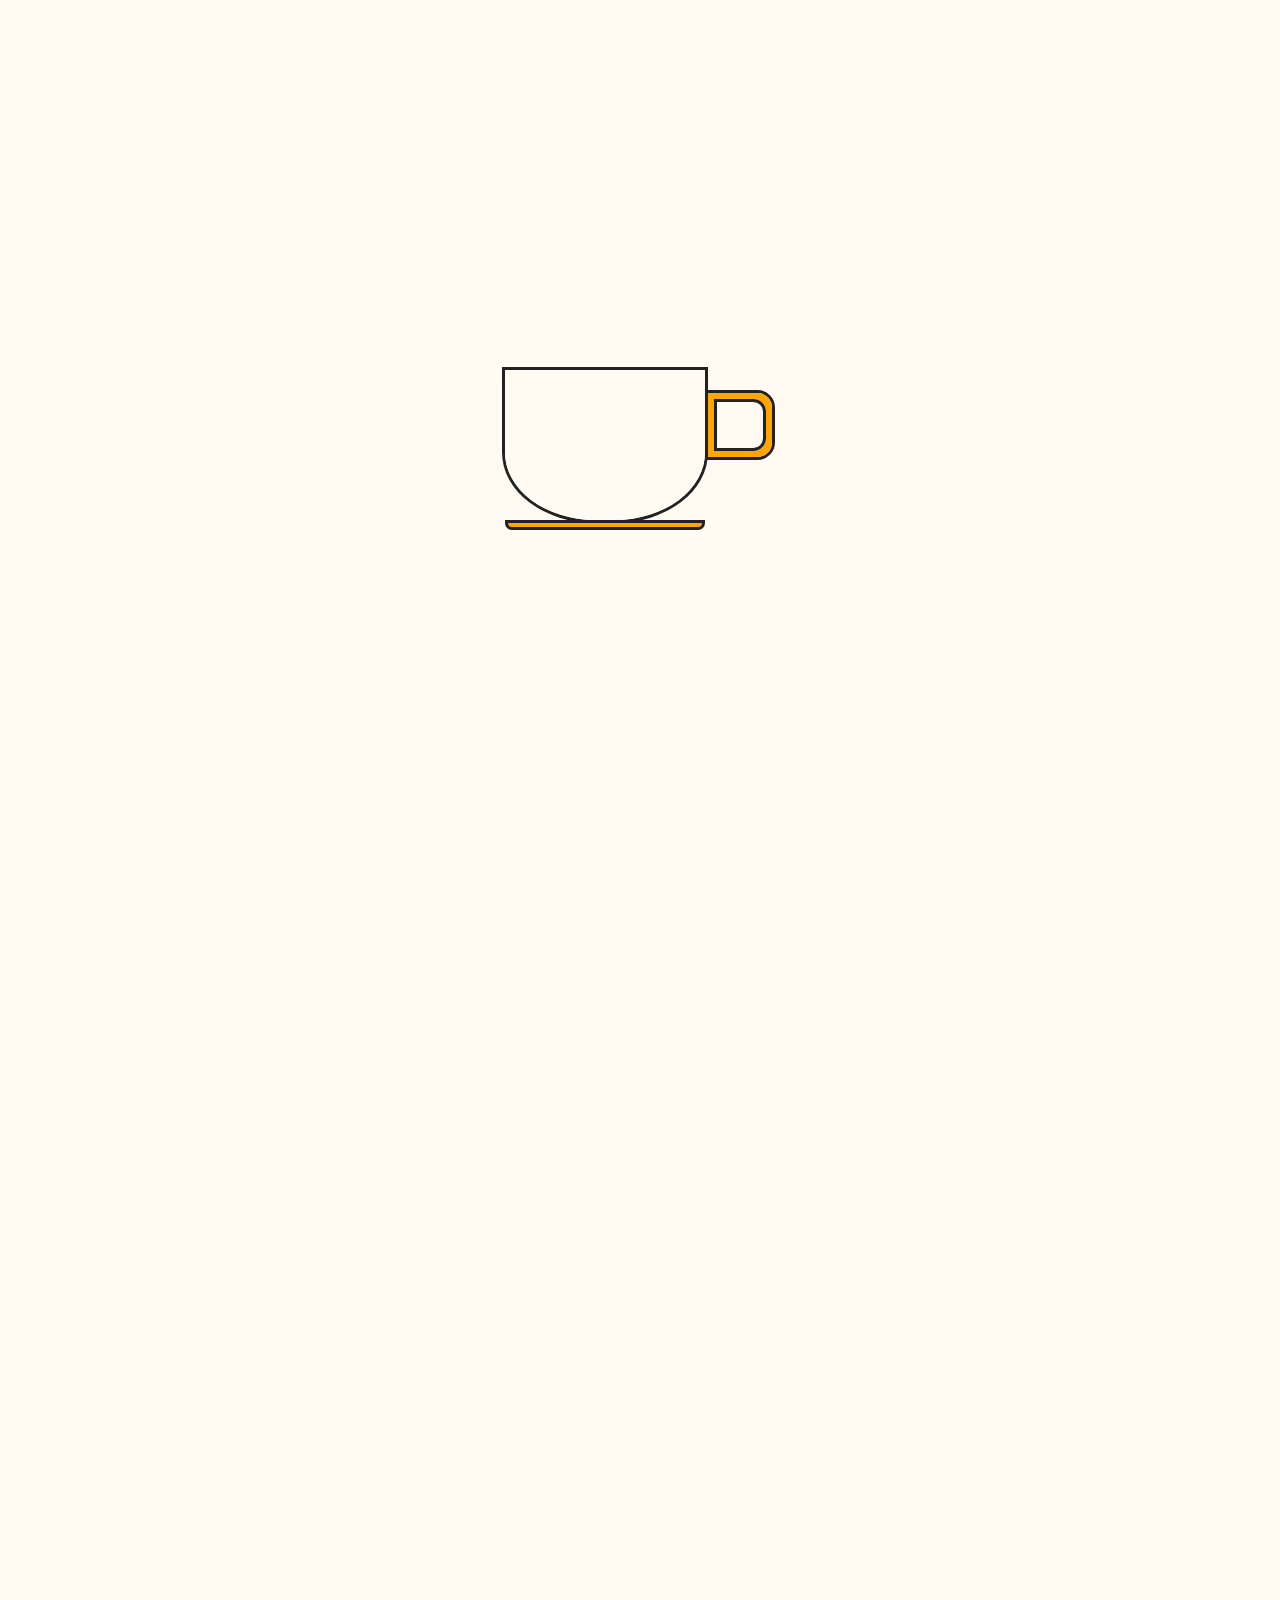
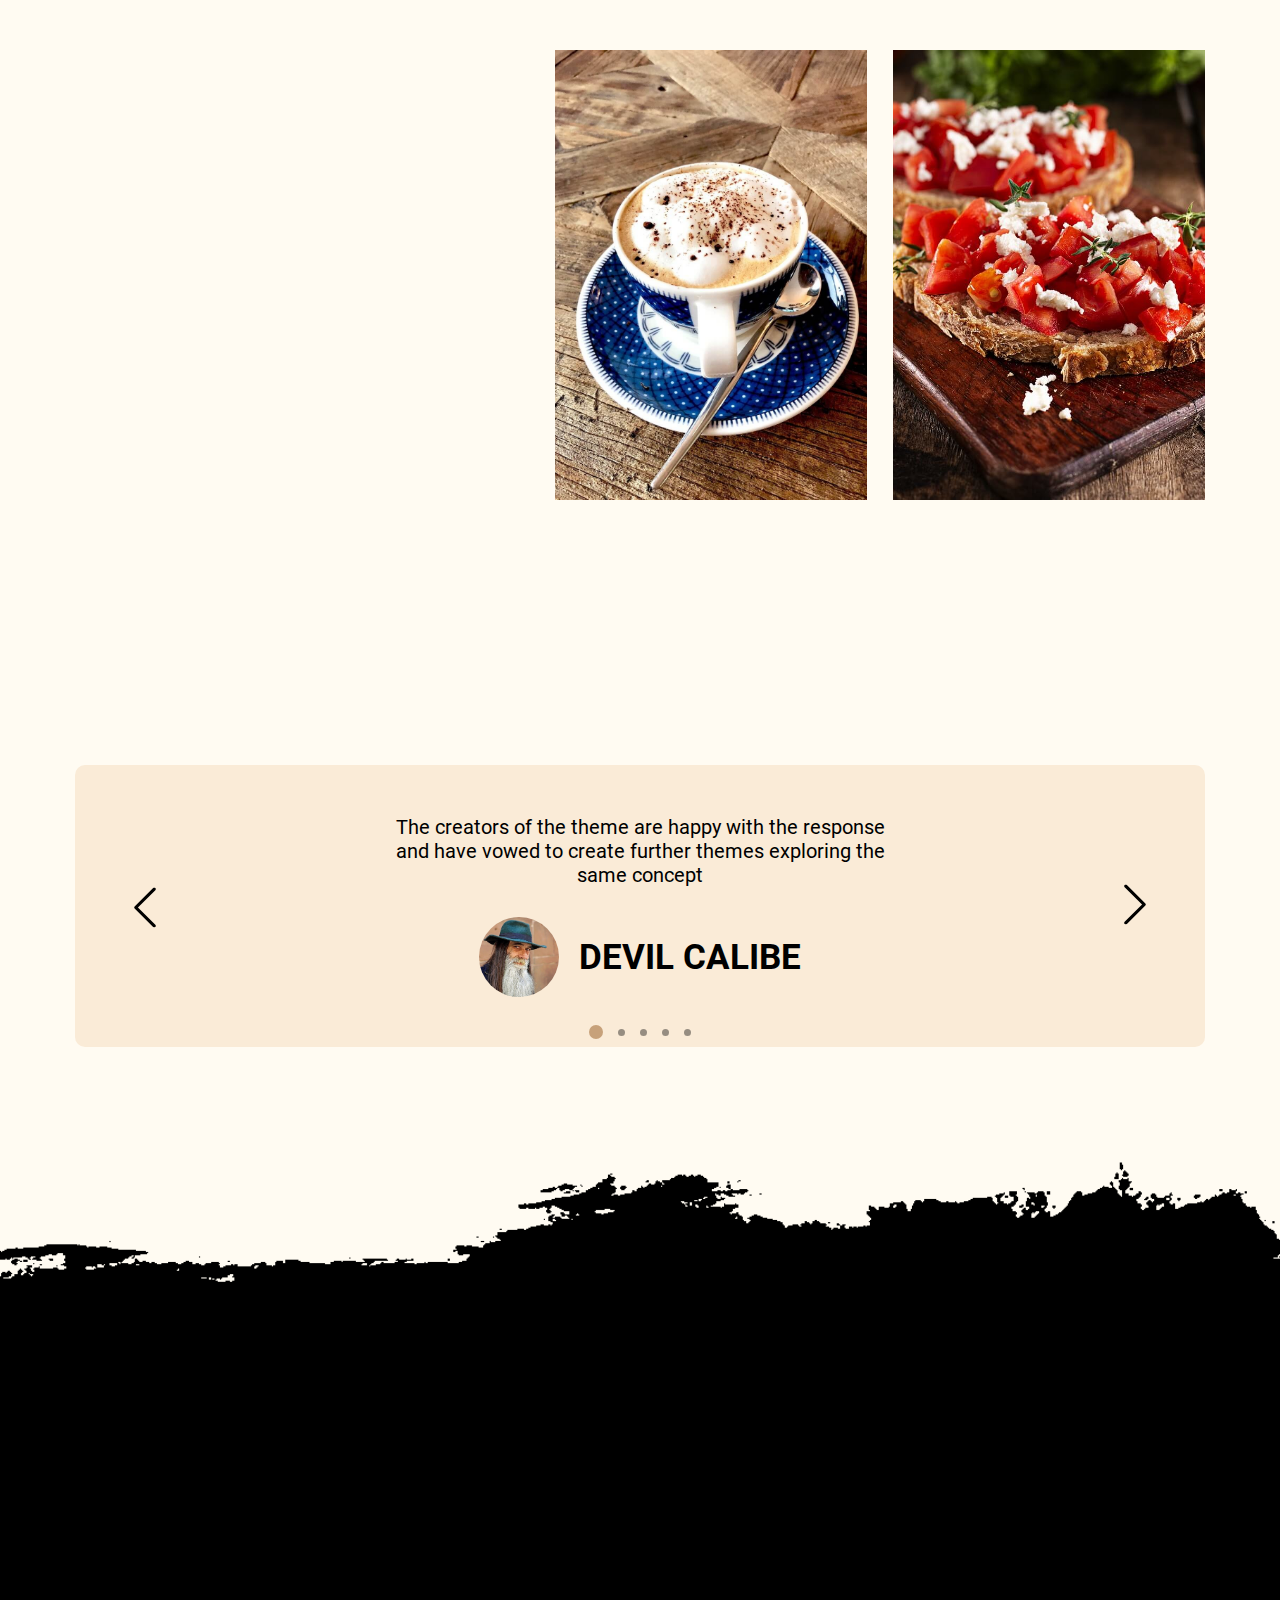
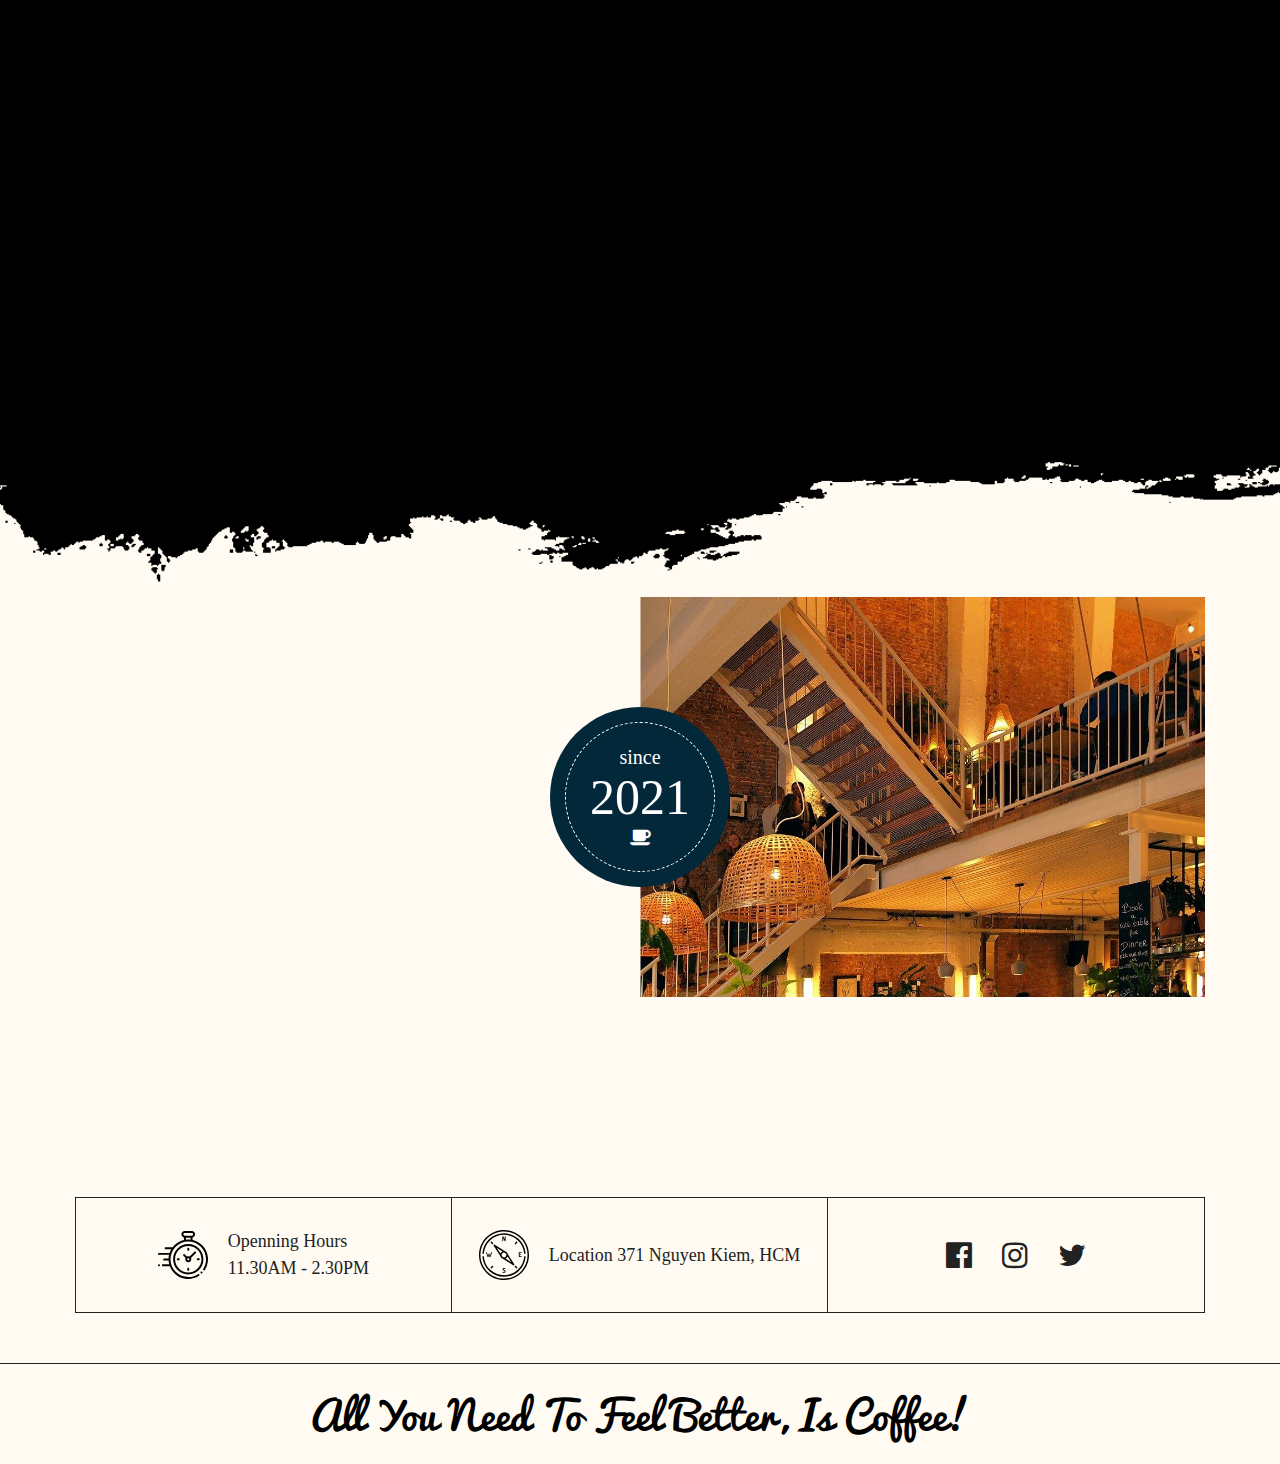
<file: index.html>
<!DOCTYPE html>
<html>

<head>
    <meta charset="utf-8" />
    <meta name="keywords" content="coffee,foo,drinking" />
    <meta name="description" content="Trang web quảng cáo nhãn hàng cafe" /> 
    <meta http-equiv = "refresh" content="1800">
    <meta name ="viewport" content="width=device-width,initial-scale=1">
    <title>Home</title>
    <link rel="stylesheet" href="font.css">
    <link rel="stylesheet" href="dest/style.min.css">
    <link rel="stylesheet" href="fontAwesome/css/font-awesome.min.css">
</head>


<body id="home">
    <nav class="nav-style-1 active">
        <div class="container navigator_container">
            <div class="nav_line">
                <ul class="nav_list">
                    <li class="nav-text color-white"><p>371 Nguyen Kiem, Go Vap, Ho Chi Minh</p></li>
                </ul> 
                <ul class="nav_list">
                    <li><p class="nav-text color-white">connect</p></li>
                    <li><a href="" class="nav-text nav-link color-white"><i class="fa fa-facebook-official"></i></a></li>
                    <li><a href="" class="nav-text nav-link color-white"><i class="fa fa-instagram" aria-hidden="true"></i></a></li>
                    <li><a href="" class="nav-text nav-link color-white"><i class="fa fa-twitter" aria-hidden="true"></i></a></li>
                    <li><p class="nav-text color-white">036.515.1354</p></li>
                </ul>
            </div> 
            <div class="nav_line">
                <ul class="nav_list">
                    <li><a href="index.html" class="nav-link nav-text color-white active">Home</a></li>
                    <li><a href="about.html" class="nav-link nav-text color-white">About</a></li>
                </ul>
                <ul class="nav_list">
                    <li><a class="nav-text nav-link color-white"href="gallery.html">Gallery</a></li>
                    <li><a class="nav-text nav-link color-white"href="contact.html">Contact</a></li>
                    <li class="_3dots _3dots-white click"><span></span><span></span><span></span></li>
                </ul>
            </div>
        </div>
        <div class="head_logo">
            <div class="img">
                <img src="img/logo.jpg" alt="Ảnh logo" />
            </div>
        </div>
    </nav>
    <nav class="navigator nav_scroll nav-back-main">
        <div class="container">
            <div class="nav_line">
                <ul class="nav_list">
                    <li><a class="nav-text nav-link color-black active"href="index.html">Home</a></li>
                    <li><a href="about.html" class="nav-link nav-text color-black">About</a></li>
                </ul>
                <ul class="nav_list">
                    <li><a href="gallery.html" class="nav-link nav-text color-black">Gallery</a></li>
                    <li><a class="nav-text nav-link color-black"href="contact.html">Contact</a></li>
                    <li class="_3dots _3dots-black click"><span></span><span></span><span></span></li>
                </ul>
            </div>  
        </div>
        <div class="head_logo">
            <div class="img">
                <img src="img/logo3.jpg" alt="Logo" />
            </div>
        </div>
    </nav>   
    <main>
        <section class="banner section">
            <div class="box words">
                <span>DELIGHTFUL EXPERIENCE</span>
                <h2>COFFEE MAKES US SEVERE AND GRAVE</h2>
                <a class="a-btn" href="">view shop</a>
            </div>
            <img src="img/13.jpg" alt="">
            <div class="bg-bot">
                <img src="img/bg1.png" alt="">
            </div>
        </section>
        <section class="service section">
            <div class="container">
                <div class="box_service">
                    <div class="box_service-inner">
                        <div class="icon-content">
                            <svg id="Layer_1" enable-background="new 0 0 512 512" height="512" viewBox="0 0 512 512" width="512" xmlns="http://www.w3.org/2000/svg"><g id="XMLID_3114_"><g id="XMLID_430_"><path id="XMLID_514_" d="m428.194 191h-405.194c-5.523 0-10 4.477-10 10v84.196c0 7.499.384 15.082 1.142 22.538.559 5.495 5.468 9.5 10.959 8.938 5.495-.558 9.496-5.465 8.938-10.959-.689-6.787-1.039-13.69-1.039-20.517v-74.196h341.285v74.196c0 64.065-30.557 124.681-81.905 162.804h-177.477c-22.285-16.53-40.634-37.084-54.573-61.138-2.769-4.779-8.888-6.407-13.666-3.639-4.779 2.769-6.408 8.888-3.639 13.666 15.032 25.941 34.74 48.171 58.617 66.157v38.954c0 5.523 4.477 10 10 10h184c5.522 0 10-4.477 10-10v-38.967c12.893-9.727 24.584-20.74 34.92-32.81h6.371c83.85 0 152.066-68.217 152.066-152.066v-16.351c.001-39.042-31.763-70.806-70.805-70.806zm-142.551 301h-164v-24h164zm108.642-237h33.909c3.753 0 6.806 3.053 6.806 6.806v16.351c0 35.886-21.584 67.411-53.431 81 8.293-23.498 12.716-48.477 12.716-73.961zm84.715 23.157c0 69.764-54.376 127.058-122.97 131.747 5.714-8.466 10.825-17.315 15.326-26.468 48.764-11.266 83.644-54.75 83.644-105.279v-16.351c0-14.78-12.025-26.806-26.806-26.806h-33.909v-24h33.909c28.015 0 50.806 22.792 50.806 50.806z"/><path id="XMLID_520_" d="m40.43 343.7c-1.86-1.87-4.44-2.93-7.07-2.93-2.64 0-5.22 1.06-7.07 2.93-1.87 1.85-2.93 4.43-2.93 7.07 0 2.63 1.06 5.21 2.93 7.07 1.86 1.86 4.43 2.93 7.07 2.93 2.63 0 5.21-1.07 7.07-2.93s2.93-4.44 2.93-7.07c0-2.64-1.07-5.21-2.93-7.07z"/><path id="XMLID_521_" d="m245.421 108.189c0 9.692-3.774 18.804-10.628 25.658-3.905 3.905-3.906 10.237 0 14.142 1.953 1.953 4.512 2.929 7.071 2.929s5.119-.977 7.071-2.929c10.631-10.631 16.486-24.766 16.486-39.801s-5.854-29.169-16.486-39.801c-6.854-6.854-10.628-15.965-10.628-25.658s3.774-18.805 10.628-25.658c3.905-3.905 3.905-10.237 0-14.143-3.905-3.905-10.237-3.905-14.143 0-10.631 10.631-16.486 24.766-16.486 39.801s5.855 29.169 16.486 39.801c6.854 6.854 10.629 15.966 10.629 25.659z"/><path id="XMLID_522_" d="m168.98 128.189c0 9.692-3.774 18.804-10.628 25.658-3.905 3.905-3.906 10.237 0 14.142 1.953 1.953 4.512 2.929 7.071 2.929s5.119-.977 7.071-2.929c10.631-10.631 16.486-24.766 16.486-39.801s-5.855-29.169-16.486-39.801c-14.148-14.147-14.148-37.168 0-51.316 3.905-3.905 3.905-10.237 0-14.142s-10.237-3.905-14.142 0c-21.945 21.946-21.945 57.655 0 79.601 6.853 6.854 10.628 15.966 10.628 25.659z"/></g>
                            </g>
                            </svg>
                            <h4>coffee</h4>
                        </div>
                        <div class="hover-content">
                            <p>Cras chinwag brown bread Eaton cracking goal so I said a load of 
                                old tosh baking cakes, geeza arse it’s your round grub sloshed 
                                burke, my good sir chancer he legged it he lost his bottle pear
                                 shaped bugger all mate.
                            </p>
                        </div>
                    </div>
                    <img src="img/4.jpg" alt="" />
                </div>
                <div class="box_service">
                    <div class="box_service-inner">
                        <div class="icon-content">
                            <svg id="Layer_1" enable-background="new 0 0 511.988 511.988" height="512" 
                            viewBox="0 0 511.988 511.988" width="512" xmlns="http://www.w3.org/2000/svg"><g><g><path d="m499.214 88.927c-16.729-23.917-47.452-40.592-70.492-45.448-.823-.746-1.653-1.489-2.515-2.213-27.165-22.827-67.096-28.884-94.883-27.185-7.865-6.063-16.933-10.22-27.183-12.385-37.554-7.937-81.652 13.338-110.201 35.405-5.738-2.252-11.982-3.018-18.783-2.309-38.076 3.971-70.335 18.938-95.881 44.483-25.546 25.547-40.513 57.806-44.483 95.881-.709 6.802.056 13.045 2.307 18.783-22.073 28.558-43.328 72.626-35.409 110.18 2.163 10.259 6.322 19.334 12.389 27.205-1.699 27.765 4.382 67.812 27.252 94.963.702.834 1.423 1.635 2.146 2.433 4.858 23.047 21.566 53.815 45.497 70.528 12.062 8.424 25.151 12.74 38.383 12.74 3.696 0 7.403-.336 11.102-1.015 11.938-2.188 27.493-11.002 33.798-40.564 3.984-18.677 2.828-38.538 1.813-48.544 7.534-15.761 13.506-43.542 15.509-53.577 1.822-1.296 3.566-2.659 5.234-4.123 11.576-10.162 25.863-33.178 29.948-65.746 16.923-2.933 32.582-11.688 47.276-26.381 14.7-14.7 23.468-30.366 26.4-47.296 30.616-3.918 54.755-17.431 65.726-29.928 1.461-1.664 2.822-3.404 4.115-5.222 9.165-1.827 37.579-7.871 53.586-15.521 4.665.473 11.465.977 19.286.977 8.966 0 19.274-.661 29.244-2.787 29.572-6.304 38.389-21.861 40.577-33.801 3.11-16.961-.956-34.088-11.758-49.533zm-64.816 8.636c3.212 39.805-8.587 51.627-19.225 57.479-7.897 4.343-23.563 8.775-36.77 11.905 1.57-12.006-.475-31.874-6.123-59.302-5.709-27.721-13.717-55.123-19.475-66.639-1.211-2.423-2.504-4.724-3.856-6.936 22.401 1.387 47.406 8.234 64.39 22.506 12.636 10.62 19.722 24.409 21.059 40.987zm-400.322 251.391c2.21 1.351 4.51 2.643 6.931 3.854 11.516 5.758 38.918 13.766 66.639 19.475 21.475 4.422 38.319 6.638 50.383 6.638 3.339 0 6.294-.177 8.897-.517-3.053 12.832-7.5 28.802-11.884 36.77-5.852 10.638-17.677 22.437-57.48 19.227-16.551-1.335-30.322-8.399-40.933-20.997-14.291-16.969-21.157-42.029-22.553-64.45zm100.777 142.347c-11.732 2.149-23.317-.692-34.427-8.451-11.8-8.241-21.59-21.042-28.346-33.999 7.39 2.955 15.353 4.796 23.873 5.483 4.615.372 9.578.645 14.711.645 14.817 0 31.039-2.275 44.306-10.972-.471 22.127-5.635 44.64-20.117 47.294zm123.042-233.405c-20.283 20.283-41.78 26.062-67.654 18.184-5.282-1.61-10.87 1.37-12.479 6.653-1.609 5.284 1.37 10.871 6.654 12.479 6.866 2.091 13.534 3.415 20.024 3.992-3.704 23.724-13.96 42.153-22.82 49.93-4.033 3.54-8.765 6.394-14.89 8.979-3.786 1.6-21.57 1.474-55.051-5.422-25.793-5.312-51.753-12.786-61.728-17.773-16.042-8.021-25.426-19.445-28.691-34.926-5.79-27.458 9.182-62.954 28.266-89.287 2.551 2.187 5.428 4.276 8.64 6.27 14.009 8.699 28.23 19.016 41.983 28.993l3.711 2.691c4.472 3.241 10.724 2.242 13.965-2.229 3.241-4.473 2.242-10.725-2.23-13.966l-3.703-2.685c-14.039-10.186-28.556-20.717-43.177-29.796-12.787-7.938-14.857-14.837-14.032-22.753 3.482-33.395 16.514-61.594 38.733-83.813 22.218-22.219 50.417-35.251 83.812-38.733 7.915-.819 14.814 1.245 22.754 14.031 9.091 14.642 19.638 29.18 29.838 43.238 39.264 54.114 73.171 100.847 28.075 145.943zm41.319-53.453c-.589-6.639-1.961-13.464-4.135-20.496-8.672-28.061-29.208-56.365-49.068-83.737-9.992-13.772-20.325-28.014-29.035-42.042-1.994-3.212-4.084-6.089-6.271-8.64 26.334-19.081 61.852-34.062 89.303-28.262 15.474 3.268 26.893 12.651 34.91 28.688 4.987 9.974 12.463 35.935 17.774 61.728 6.895 33.48 7.02 51.266 5.421 55.051-2.586 6.126-5.439 10.857-8.979 14.889-7.823 8.91-26.215 19.124-49.92 22.821zm192.087-69.589c-2.655 14.484-25.167 19.645-47.297 20.117 11.711-17.863 11.777-41.083 10.33-59.017-.688-8.522-2.529-16.486-5.484-23.877 12.941 6.746 25.727 16.522 33.974 28.314 7.778 11.12 10.63 22.715 8.477 34.463z"/><path d="m290.85 51.406h-.007c-5.522 0-9.997 4.478-9.997 10s4.481 10 10.004 10 10-4.478 10-10-4.477-10-10-10z"/><path d="m194.851 134.406h-.007c-5.523 0-9.997 4.478-9.997 10s4.481 10 10.004 10 10-4.478 10-10-4.478-10-10-10z"/><path d="m120.851 122.406h-.007c-5.523 0-9.997 4.478-9.997 10s4.481 10 10.004 10 10-4.478 10-10-4.478-10-10-10z"/><path d="m75.343 295.406h-.007c-5.523 0-9.997 4.478-9.997 10s4.481 10 10.004 10 10-4.478 10-10-4.477-10-10-10z"/><path d="m102.851 412.406c5.523 0 10-4.478 10-10s-4.477-10-10-10h-.007c-5.523 0-9.997 4.478-9.997 10s4.481 10 10.004 10z"/><path d="m146.797 256.083h-.007c-5.523 0-9.996 4.478-9.996 10s4.48 10 10.003 10 10-4.478 10-10-4.477-10-10-10z"/></g></g>
                            </svg>
                            <h4>Bakery</h4>
                        </div>
                        <div class="hover-content">
                            <p>Cras chinwag brown bread Eaton cracking goal 
                                so I said a load of old tosh baking cakes, geeza arse 
                                it’s your round grub sloshed burke, my good sir chancer 
                                he legged it he lost his bottle pear shaped bugger all mate.
                            </p>
                        </div>
                    </div>
                    <img src="img/5.jpg" alt="Food img" />
                </div>
                <div class="box_service">
                    <div class="box_service-inner">
                        <div class="icon-content">
                            <svg id="Capa_1" enable-background="new 0 0 512 512" height="512" viewBox="0 0 512 512" width="512" xmlns="http://www.w3.org/2000/svg"><g><path d="m256 0c-.004 0 0 0-.004 0-65.016 0-127.003 24.406-174.531 68.719-3.03 2.824-3.196 7.57-.372 10.6 2.826 3.031 7.57 3.196 10.6.371 44.745-41.717 103.097-64.691 164.307-64.69 132.888 0 241 108.112 241 241s-108.112 241-241 241-241-108.112-241-241c0-55.019 19.023-108.824 53.565-151.503 2.605-3.221 2.108-7.942-1.112-10.549-3.219-2.605-7.941-2.108-10.548 1.111-36.696 45.342-56.905 102.499-56.905 160.941 0 141.491 114.497 256 256 256 141.491 0 256-114.497 256-256 0-141.491-114.497-256-256-256z"/><path d="m263.348 303.167c-30.115 9.294-45.936 40.794-36.947 69.923 7.28 23.594 28.748 39.445 53.419 39.445 30.347 0 55.949-24.332 55.949-55.917 0-37.488-36.162-64.642-72.421-53.451zm16.472 94.368c-18.051 0-33.758-11.601-39.086-28.867v-.001c-6.58-21.321 4.995-44.364 27.037-51.167 26.462-8.168 52.998 11.603 52.998 39.118 0 23.167-18.807 40.917-40.949 40.917z"/><path d="m264.175 158.61 27.15-27.149c2.929-2.929 2.929-7.678 0-10.606-2.928-2.93-7.677-2.929-10.606-.001l-27.15 27.149c-2.929 2.929-2.929 7.678 0 10.606 2.928 2.93 7.676 2.93 10.606.001z"/><path d="m278.546 183.588c2.93 2.929 7.678 2.928 10.606 0l27.15-27.15c2.929-2.93 2.929-7.678 0-10.607-2.929-2.928-7.678-2.928-10.606 0l-27.15 27.15c-2.929 2.929-2.929 7.677 0 10.607z"/><path d="m303.523 208.565c2.93 2.929 7.678 2.928 10.606 0l27.15-27.15c2.929-2.93 2.929-7.678 0-10.607-2.929-2.928-7.678-2.928-10.606 0l-27.15 27.15c-2.929 2.93-2.929 7.678 0 10.607z"/><path d="m331.786 447.118c28.725-15.705 30.65-28.125 54.507-52.374 5.827-5.923 10.239-12.875 13.1-20.431 27.481-33.256 42.607-75.208 42.607-118.313 0-88.731-63.206-165.556-150.357-182.556l-41.895-40.828c-10.645-10.375-28.597-2.821-28.597 12.062v28.615c-10.472 1.996-20.776 4.904-30.751 8.675-22.708-10.121-47.042 6.469-64.031 24.776-41.106 44.294-70.065 128.027-65.095 188.271 2.13 25.816 11.64 54.634 37.03 59.467 7.551 12.049 16.452 23.207 26.547 33.256-2.29 8.567-2.295 17.869.505 26.937 7.669 24.855 30.285 41.556 56.276 41.556 16.173 0 20.126-5.862 38.843-5.862 26.409 0 37.551 14.873 75.932 8.871 4.093-.641 6.891-4.477 6.251-8.569s-4.482-6.895-8.568-6.251c-34.968 5.471-43.32-9.051-73.614-9.051-20.992 0-25.428 5.862-38.843 5.862-19.37 0-36.226-12.449-41.943-30.979-2.197-7.118-1.966-14.62.617-21.577.046-.105.101-.204.143-.311 3.723-9.639 11.541-16.917 21.344-19.941 12.951-3.998 20.156-17.123 17.381-29.793-.6-2.733-3.666-10.332-2.029-21.508 1.964-13.108 9.959-25.363 22.505-32.137.001 0 .001-.001.002-.001 5.794-3.126 7.95-3.335 53.619-17.426 8.707-2.687 17.718-4.056 26.771-4.056 27.233 0 53.871 12.676 71.095 34.138 12.223 15.231 21.054 21.548 24.463 25.01 16.717 16.98 16.861 44.44.002 61.577-25.026 25.439-25.307 35.684-51.008 49.731-3.635 1.987-4.971 6.544-2.984 10.179 1.984 3.632 6.54 4.968 10.175 2.981zm83.662-253.021-101.675-99.086c47.115 16.847 83.954 53.412 101.675 99.086zm-179.297-114.503v-34.917c0-1.601 1.91-2.507 3.128-1.319l181.776 177.149c1.208 1.178.368 3.161-1.286 3.161h-181.775c-1.016 0-1.842-.826-1.842-1.842v-142.232zm-159.928 214.185c-4.624-56.053 22.89-135.617 61.141-176.834 13.867-14.943 27.561-22.99 38.693-22.99 2.342 0 4.572.356 6.665 1.08 12.36 4.268 16.801 19.343 9.413 29.996-5.598 8.074-10.931 17.153-15.619 25.939-9.66-3.34-15.966-6.746-24.605-2.547-9.561 4.647-13.538 16.147-8.889 25.708 2.246 4.621 6.158 8.091 11.013 9.769l5.911 2.044c-2.112 4.994-4.177 10.105-6.184 15.307l-14.682-5.077c-10.023-3.465-20.998 1.872-24.463 11.894-1.679 4.856-1.366 10.075.88 14.695 2.246 4.621 6.158 8.091 11.013 9.769l14.69 5.08c-1.634 5.329-3.175 10.625-4.598 15.855l-5.913-2.045c-10.021-3.463-20.997 1.872-24.463 11.894-1.679 4.856-1.366 10.075.88 14.695 2.246 4.621 6.158 8.091 11.013 9.769l9.918 3.429c-1.921 10.832-3.205 20.971-3.745 30.043v.005c-1.386 23.159-42.853 35.754-48.069-27.478zm93.417-129.315c-1.223 2.524-2.437 5.095-3.637 7.702l-7.066-2.443c-5.178-1.788-2.636-9.864 2.768-8.003zm-21.087 50.856c-.925 2.605-1.892 5.406-2.768 8.004l-14.375-4.971c-2.216-.765-3.381-3.178-2.618-5.385.76-2.199 3.168-3.383 5.386-2.619zm-15.699 52.72c-.667 2.793-1.3 5.564-1.897 8.305l-7.936-2.744c-2.217-.766-3.381-3.178-2.617-5.385.761-2.202 3.171-3.382 5.385-2.619zm229.979 20.209c-19.51-24.311-49.032-39.087-80.763-39.719-10.9-.21-22.028 1.237-33.224 4.691-49.021 15.126-49.514 14.899-56.305 18.548-.02.01-.04.02-.059.031-15.543 8.375-26.435 23.225-29.749 40.569-.014.073-.026.146-.04.219-3.112 16.631 1.757 27.609 2.028 30.521.445 4.868-2.583 9.507-7.352 10.977-10.25 3.163-19.499 9.691-25.843 19.028-5.829-6.19-11.188-12.797-16.033-19.769 13.084-4.387 22.9-16.562 23.773-31.202 3.27-54.86 33.866-143.376 65.197-188.565 8.314-11.99 8.496-28.168-.367-40.521 5.603-1.788 11.3-3.286 17.056-4.484 0 144.375-.154 134.22.343 136.644 1.573 7.667 8.373 13.452 16.5 13.452 195.905 0 183.754.509 188.012-1.186.657 6.093.993 12.268.993 18.517 0 31.148-8.588 61.645-24.536 88.118-4.709-29.423-19.972-31.372-39.631-55.869z"/>
                            </g>
                            </svg>
                        <h4>Breakfast</h4>
                        </div>
                        <div class="hover-content">
                            <p>Cras chinwag brown bread Eaton cracking goal so I said a load of 
                                old tosh baking cakes, geeza arse it’s your round grub sloshed 
                                burke, my good sir chancer he legged it he lost his bottle pear
                                 shaped bugger all mate.
                            </p>
                        </div>
                    </div>
                    <img src="img/6.jpg" alt="Food_img" />
                </div>
            </div>
        </section>
        <section class="author section">
            <div class="container box_intro">
                <div class="words">
                    <span>DELIGHTFUL EXPERIENCE</span>
                    <h2>DELIGHTFUL EXPERIENCE</h2>
                    <p>Nesting close by to our Tiroran Estate, 
                        these legendary birds are the inspiration behind 
                        our family-owned Whitetail brand. 
                        Just like its namesake,</p>
                    <span class="sign">AnChu</span>
                </div>
                <div class="food_img">
                    <div class="item">
                        <img src="img/7.jpg" alt="Food img" />
                    </div>
                    <div class="item">
                        <img src="img/8.jpg" alt="Food img" />
                    </div>
                </div>
            </div>
        </section>
        <section class="customer section">
            <div class="container">
                <div class="words">
                    <strong>customer</strong>
                    <h2>Testimonials</h2>
                </div>
                <div class="slider">
                    <div class="slider-items">
                        <div class="item">
                            <p>
                                The creators of the theme are happy with the response and have 
                                vowed to create further themes 
                                exploring the same concept
                            </p>
                            <div class="user">
                                <div class="user_img">
                                    <img src="img/av1.jpg" alt="avt" />
                                </div>
                                <span class="user_name">
                                    Devil Calibe
                                </span>
                            </div>
                        </div>
                        <div class="item">
                            <p>
                                The creators of the theme are happy with the response and have 
                                vowed to create further themes 
                                exploring the same concept
                            </p>
                            <div class="user">
                                <div class="user_img">
                                    <img src="img/av2.jpg" alt="avt" />
                                </div>
                                <span class="user_name">
                                    Joeey Biden
                                </span>
                            </div>
                        </div>
                        <div class="item">
                            <p>
                                The creators of the theme are happy with the response and have 
                                vowed to create further themes 
                                exploring the same concept
                            </p>
                            <div class="user">
                                <div class="user_img">
                                    <img src="img/av3.jpg" alt="avt" />
                                </div>
                                <span class="user_name">
                                    Scarllet johnson
                                </span>
                            </div>
                        </div>
                        <div class="item">
                            <p>
                                The creators of the theme are happy with the response and have 
                                vowed to create further themes 
                                exploring the same concept
                            </p>
                            <div class="user">
                                <div class="user_img">
                                    <img src="img/av4.png" alt="avt" />
                                </div>
                                <span class="user_name">
                                    Monica smith
                                </span>
                            </div>
                        </div>
                        <div class="item">
                            <p>
                                The creators of the theme are happy with the response and have 
                                vowed to create further themes 
                                exploring the same concept
                            </p>
                            <div class="user">
                                <div class="user_img">
                                    <img src="img/av5.jpg" alt="avt" />
                                </div>
                                <span class="user_name">
                                    Harry Peter
                                </span>
                            </div>
                        </div>
                    </div>
                    <div class="slider-btn prev">
                        <svg class="click" version="1.1" id="Capa_1" xmlns="http://www.w3.org/2000/svg" xmlns:xlink="http://www.w3.org/1999/xlink" x="0px" y="0px"
        viewBox="0 0 512.002 512.002" style="enable-background:new 0 0 512.002 512.002;" xml:space="preserve">
    <g>
    <g>
        <path d="M388.425,241.951L151.609,5.79c-7.759-7.733-20.321-7.72-28.067,0.04c-7.74,7.759-7.72,20.328,0.04,28.067l222.72,222.105
            L123.574,478.106c-7.759,7.74-7.779,20.301-0.04,28.061c3.883,3.89,8.97,5.835,14.057,5.835c5.074,0,10.141-1.932,14.017-5.795
            l236.817-236.155c3.737-3.718,5.834-8.778,5.834-14.05S392.156,245.676,388.425,241.951z"/>
    </g>
    </g>
    <g>
    </g>
    <g>
    </g>
    <g>
    </g>
    <g>
    </g>
    <g>
    </g>
    <g>
    </g>
    <g>
    </g>
    <g>
    </g>
    <g>
    </g>
    <g>
    </g>
    <g>
    </g>
    <g>
    </g>
    <g>
    </g>
    <g>
    </g>
    <g>
    </g>
                        </svg>
                    </div>
                    <div class="slider-btn next">
                        <svg class="click" version="1.1" id="Capa_1" xmlns="http://www.w3.org/2000/svg" xmlns:xlink="http://www.w3.org/1999/xlink" x="0px" y="0px"
                        viewBox="0 0 512.002 512.002" style="enable-background:new 0 0 512.002 512.002;" xml:space="preserve">
                    <g>
                        <g>
                            <path d="M388.425,241.951L151.609,5.79c-7.759-7.733-20.321-7.72-28.067,0.04c-7.74,7.759-7.72,20.328,0.04,28.067l222.72,222.105
                                L123.574,478.106c-7.759,7.74-7.779,20.301-0.04,28.061c3.883,3.89,8.97,5.835,14.057,5.835c5.074,0,10.141-1.932,14.017-5.795
                                l236.817-236.155c3.737-3.718,5.834-8.778,5.834-14.05S392.156,245.676,388.425,241.951z"/>
                        </g>
                    </g>
                    <g>
                    </g>
                    <g>
                    </g>
                    <g>
                    </g>
                    <g>
                    </g>
                    <g>
                    </g>
                    <g>
                    </g>
                    <g>
                    </g>
                    <g>
                    </g>
                    <g>
                    </g>
                    <g>
                    </g>
                    <g>
                    </g>
                    <g>
                    </g>
                    <g>
                    </g>
                    <g>
                    </g>
                    <g>
                    </g>
                        </svg>
                    </div>
                    <ul class="slider-controls">
                        <li class="active"></li>
                        <li></li>
                        <li></li>
                        <li></li>
                        <li></li>
                    </ul>
                </div>
            </div>
            <div class="bg-bot">
                <img src="img/bg.png" alt="bg" />
            </div>
        </section>
        <section class="about section">
            <div class="container box_intro">
                <div class="food_img">
                    <div class="item">
                        <img src="img/10.jpg" alt="food" />
                    </div>
                    <div class="item">
                        <img src="img/9.jpg" alt="food" />
                    </div>
                </div>
                <div class="words">
                    <h2>Coffee at its the best</h2>
                    <p>Nesting close by to our Tiroran Estate, 
                        these legendary birds are the inspiration behind 
                        our family-owned Whitetail brand. 
                        Just like its namesake,</p>
                    <a class="a-btn" href="about.html">Learn more about us</a>
                </div>
            </div>
        </section>
        <section class="history section">
            <div class="bg-top">
                <img src="img/bg.png" alt="bg" />
            </div>
            <div class="container">
                <div class="box_intro">
                    <div class="story words">
                        <h2>history</h2>
                        <p>Craft beer elit seitan exercitation, photo booth et 
                            8-bit kale chips proident chillwave deep v laborum. Aliquip 
                            veniam delectus, 
                            Marfa eiusmod Pinterest in do umami readymade swag.
                        </p>
                        <span class="sign">AnChu</span>
                    </div>
                    <div class="view">
                        <img src="img/11.jpg" alt="" />
                    </div>
                    <div class="his_logo">
                        <div class="circle">
                            <span>since</span>
                            <span class="main">2021</span>
                            <i class="fa fa-coffee" aria-hidden="true"></i>
                        </div>
                    </div>
                </div>
            </div>
        </section>
    </main>
    <div class="subnav nav-back-main">
        <ul class="subnav_list">
            <li class="subnav_list-item">
                <a class="subnav_list-link" href="index.html">Home</a>
            </li>
            <li class="subnav_list-item">
                <a class="subnav_list-link" href="about.html">About</a>
            </li>
            <li class="subnav_list-item">
                <li class="subnav_list-item">
                    <a class="subnav_list-link" href="gallery.html">Gallery</a>
                </li>
            <li class="subnav_list-item">
                <a class="subnav_list-link" href="contact.html">contact</a>
            </li>
        </ul>
        <div class="subnav_close">
            <div class="close click">
                <span></span>
            </div>
        </div>
    </div>
    <div class="loader">
        <div class="loader_box">
            <div class="cup">
                <div class="body">
                </div>
                <div class="bottom"></div>
            </div>
            <div class="handle">
                <div class="solid"></div>
            </div>
        </div>
    </div>
    <div class="backtop">
        <?xml version="1.0" encoding="iso-8859-1"?>
                    <svg class="click" version="1.1" id="Capa_1" xmlns="http://www.w3.org/2000/svg" xmlns:xlink="http://www.w3.org/1999/xlink" x="0px" y="0px"
                        viewBox="0 0 512.002 512.002" style="enable-background:new 0 0 512.002 512.002;" xml:space="preserve">
                    <g>
                        <g>
                            <path d="M388.425,241.951L151.609,5.79c-7.759-7.733-20.321-7.72-28.067,0.04c-7.74,7.759-7.72,20.328,0.04,28.067l222.72,222.105
                                L123.574,478.106c-7.759,7.74-7.779,20.301-0.04,28.061c3.883,3.89,8.97,5.835,14.057,5.835c5.074,0,10.141-1.932,14.017-5.795
                                l236.817-236.155c3.737-3.718,5.834-8.778,5.834-14.05S392.156,245.676,388.425,241.951z"/>
                        </g>
                    </g>
                    <g>
                    </g>
                    <g>
                    </g>
                    <g>
                    </g>
                    <g>
                    </g>
                    <g>
                    </g>
                    <g>
                    </g>
                    <g>
                    </g>
                    <g>
                    </g>
                    <g>
                    </g>
                    <g>
                    </g>
                    <g>
                    </g>
                    <g>
                    </g>
                    <g>
                    </g>
                    <g>
                    </g>
                    <g>
                    </g>
                    </svg>
    </div>
    <footer>
        <section class="footer_time">
            <div class="container">
                <div class="time foot_item">
                <svg xmlns="http://www.w3.org/2000/svg" xmlns:xlink="http://www.w3.org/1999/xlink" version="1.1" id="Layer_1" x="0px" y="0px" viewBox="0 0 511.992 511.992" style="enable-background:new 0 0 511.992 511.992;" xml:space="preserve" width="512" height="512">
                    <g id="XMLID_806_">
                        <g id="XMLID_386_">
                            <path id="XMLID_389_" d="M511.005,279.646c-4.597-46.238-25.254-89.829-58.168-122.744    c-28.128-28.127-62.556-46.202-98.782-54.239V77.255c14.796-3.681,25.794-17.074,25.794-32.993c0-18.748-15.252-34-34-34h-72    c-18.748,0-34,15.252-34,34c0,15.918,10.998,29.311,25.793,32.993v25.479c-36.115,8.071-70.429,26.121-98.477,54.169    c-6.138,6.138-11.798,12.577-16.979,19.269c-0.251-0.019-0.502-0.038-0.758-0.038H78.167c-5.522,0-10,4.477-10,10s4.478,10,10,10    h58.412c-7.332,12.275-13.244,25.166-17.744,38.436H10c-5.522,0-10,4.477-10,10s4.478,10,10,10h103.184    c-2.882,12.651-4.536,25.526-4.963,38.437H64c-5.522,0-10,4.477-10,10s4.478,10,10,10h44.54    c0.844,12.944,2.925,25.82,6.244,38.437H50c-5.522,0-10,4.477-10,10s4.478,10,10,10h71.166    c9.81,25.951,25.141,50.274,45.999,71.132c32.946,32.946,76.582,53.608,122.868,58.181c6.606,0.652,13.217,0.975,19.819,0.975    c39.022,0,77.548-11.293,110.238-32.581c4.628-3.014,5.937-9.209,2.923-13.837s-9.209-5.937-13.837-2.923    c-71.557,46.597-167.39,36.522-227.869-23.957c-70.962-70.962-70.962-186.425,0-257.388c70.961-70.961,186.424-70.961,257.387,0    c60.399,60.4,70.529,156.151,24.086,227.673c-3.008,4.632-1.691,10.826,2.94,13.833c4.634,3.008,10.826,1.691,13.833-2.941    C504.367,371.396,515.537,325.241,511.005,279.646z M259.849,44.263c0-7.72,6.28-14,14-14h72c7.72,0,14,6.28,14,14s-6.28,14-14,14    h-1.794h-68.413h-1.793C266.129,58.263,259.849,51.982,259.849,44.263z M285.642,99.296V78.263h48.413v20.997    C317.979,97.348,301.715,97.36,285.642,99.296z"/>
                            <path id="XMLID_391_" d="M445.77,425.5c-2.64,0-5.21,1.07-7.069,2.93c-1.87,1.86-2.931,4.44-2.931,7.07    c0,2.63,1.061,5.21,2.931,7.07c1.859,1.87,4.43,2.93,7.069,2.93c2.63,0,5.2-1.06,7.07-2.93c1.86-1.86,2.93-4.44,2.93-7.07    c0-2.63-1.069-5.21-2.93-7.07C450.97,426.57,448.399,425.5,445.77,425.5z"/>
                            <path id="XMLID_394_" d="M310.001,144.609c-85.538,0-155.129,69.59-155.129,155.129s69.591,155.129,155.129,155.129    s155.129-69.59,155.129-155.129S395.539,144.609,310.001,144.609z M310.001,434.867c-74.511,0-135.129-60.619-135.129-135.129    s60.618-135.129,135.129-135.129S445.13,225.228,445.13,299.738S384.512,434.867,310.001,434.867z"/>
                            <path id="XMLID_397_" d="M373.257,222.34l-49.53,49.529c-4.142-2.048-8.801-3.205-13.726-3.205c-4.926,0-9.584,1.157-13.726,3.205    l-22.167-22.167c-3.906-3.905-10.236-3.905-14.143,0c-3.905,3.905-3.905,10.237,0,14.142l22.167,22.167    c-2.049,4.142-3.205,8.801-3.205,13.726c0,17.134,13.939,31.074,31.074,31.074s31.074-13.94,31.074-31.074    c0-4.925-1.157-9.584-3.205-13.726l48.076-48.076v0l1.453-1.453c3.905-3.905,3.905-10.237,0-14.142    S377.164,218.435,373.257,222.34z M310.001,310.812c-6.106,0-11.074-4.968-11.074-11.074s4.968-11.074,11.074-11.074    s11.074,4.968,11.074,11.074S316.107,310.812,310.001,310.812z"/>
                            <path id="XMLID_398_" d="M416.92,289.86h-9.265c-5.522,0-10,4.477-10,10s4.478,10,10,10h9.265c5.522,0,10-4.477,10-10    S422.442,289.86,416.92,289.86z"/>
                            <path id="XMLID_399_" d="M212.346,289.616h-9.264c-5.522,0-10,4.477-10,10s4.478,10,10,10h9.264c5.522,0,10-4.477,10-10    S217.868,289.616,212.346,289.616z"/>
                            <path id="XMLID_400_" d="M310.123,212.083c5.522,0,10-4.477,10-10v-9.264c0-5.523-4.478-10-10-10s-10,4.477-10,10v9.264    C300.123,207.606,304.601,212.083,310.123,212.083z"/>
                            <path id="XMLID_424_" d="M309.879,387.393c-5.522,0-10,4.477-10,10v9.264c0,5.523,4.478,10,10,10s10-4.477,10-10v-9.264    C319.879,391.87,315.401,387.393,309.879,387.393z"/>
                            <path id="XMLID_425_" d="M10,351.44c-2.63,0-5.21,1.07-7.07,2.93c-1.86,1.86-2.93,4.44-2.93,7.07c0,2.64,1.069,5.21,2.93,7.07    s4.44,2.93,7.07,2.93s5.21-1.07,7.069-2.93c1.86-1.86,2.931-4.44,2.931-7.07s-1.07-5.21-2.931-7.07    C15.21,352.51,12.63,351.44,10,351.44z"/>
                        </g>
                    </g>
                    </svg>
                    <div class="foot_item-info">
                        <span>Openning Hours</span>
                        <span>11.30AM - 2.30PM</span>
                    </div>
                </div>
                <div class="address foot_item">
                    <svg version="1.1" id="Capa_1" xmlns="http://www.w3.org/2000/svg" xmlns:xlink="http://www.w3.org/1999/xlink" x="0px" y="0px"
	 viewBox="0 0 512 512" style="enable-background:new 0 0 512 512;" xml:space="preserve">
<g>
	<g>
		<path d="M390.967,121.033c-2.934-2.934-7.693-2.934-10.627,0l-12.044,12.044c-2.935,2.934-2.935,7.693,0,10.627
			c1.467,1.467,3.39,2.201,5.314,2.201c1.924,0,3.846-0.734,5.314-2.201l12.044-12.044
			C393.902,128.726,393.902,123.967,390.967,121.033z"/>
	</g>
</g>
<g>
	<g>
		<path d="M143.704,368.296c-2.934-2.934-7.693-2.934-10.627,0l-12.044,12.044c-2.935,2.934-2.935,7.693,0,10.627
			c1.467,1.467,3.39,2.201,5.313,2.201c1.923,0,3.846-0.734,5.314-2.201l12.044-12.044
			C146.639,375.989,146.639,371.23,143.704,368.296z"/>
	</g>
</g>
<g>
	<g>
		<path d="M390.968,380.34l-12.045-12.044c-2.934-2.934-7.693-2.934-10.627,0c-2.935,2.934-2.935,7.693,0,10.627l12.044,12.044
			c1.467,1.467,3.39,2.201,5.314,2.201c1.924,0,3.846-0.734,5.314-2.201C393.903,388.033,393.903,383.274,390.968,380.34z"/>
	</g>
</g>
<g>
	<g>
		<path d="M143.704,133.077l-12.044-12.044c-2.934-2.934-7.693-2.934-10.627,0c-2.935,2.934-2.935,7.693,0,10.627l12.044,12.044
			c1.467,1.467,3.39,2.201,5.314,2.201s3.846-0.734,5.314-2.201C146.639,140.77,146.639,136.011,143.704,133.077z"/>
	</g>
</g>
<g>
	<g>
		<path d="M126.864,227.335c-1.376,0-2.614,0.481-2.958,1.788l-10.868,37.281l-5.846-23.936c-0.413-1.72-2.408-2.477-4.334-2.477
			c-1.995,0-3.989,0.757-4.402,2.477l-5.846,23.936l-10.868-37.281c-0.344-1.307-1.582-1.788-2.957-1.788
			c-2.545,0-5.709,1.582-5.709,3.577c0,0.275,0.069,0.619,0.138,0.825l13.619,43.265c0.619,2.064,3.233,3.027,5.847,3.027
			c2.545,0,5.227-0.963,5.709-3.027l4.471-18.571l4.402,18.571c0.482,2.064,3.164,3.027,5.709,3.027
			c2.614,0,5.159-0.963,5.846-3.027l13.619-43.265c0.068-0.206,0.137-0.55,0.137-0.825
			C132.573,228.917,129.409,227.335,126.864,227.335z"/>
	</g>
</g>
<g>
	<g>
		<path d="M435.621,269.774h-19.466V255.95h10.455c1.926,0,2.82-1.857,2.82-3.439c0-1.857-1.032-3.577-2.82-3.577h-10.455v-13.756
			h19.466v-0.001c1.788,0,2.82-1.857,2.82-3.99c0-1.857-0.894-3.852-2.82-3.852h-24.487c-1.995,0-3.92,0.963-3.92,2.82v44.641
			c0,1.857,1.926,2.82,3.92,2.82h24.487c1.926,0,2.82-1.995,2.82-3.852C438.441,271.631,437.409,269.774,435.621,269.774z"/>
	</g>
</g>
<g>
	<g>
		<path d="M268.208,65.255c-2.27,0-4.471,0.825-4.471,2.751v27.651L250.462,70c-2.133-4.058-3.439-4.746-6.672-4.746
			c-2.27,0-4.471,0.894-4.471,2.82v44.641c0,1.857,2.201,2.82,4.471,2.82c2.201,0,4.471-0.963,4.471-2.82V85.064l14.788,27.651
			c1.17,2.132,3.027,2.82,5.159,2.82c2.201,0,4.471-0.963,4.471-2.82V68.006C272.679,66.08,270.409,65.255,268.208,65.255z"/>
	</g>
</g>
<g>
	<g>
		<path d="M249.878,402.005c0-3.302,2.82-5.296,7.773-5.296c5.778,0,7.36,2.614,9.492,2.614c2.477,0,3.577-3.164,3.577-4.746
			c0-4.54-9.011-5.502-13.069-5.502c-7.91,0-16.714,3.508-16.714,13.757c0,16.301,22.08,13.137,22.08,23.455
			c-0.001,4.124-3.578,5.982-7.705,5.982c-7.016,0-8.873-5.296-11.693-5.296c-2.132,0-3.921,2.889-3.921,4.815
			c0,3.989,6.879,8.529,15.889,8.529c9.492,0,16.371-5.09,16.371-14.926C271.958,407.576,249.878,410.534,249.878,402.005z"/>
	</g>
</g>
<g>
	<g>
		<path d="M437.02,74.98C388.667,26.629,324.38,0,256,0S123.333,26.629,74.98,74.98C26.629,123.333,0,187.62,0,256
			s26.629,132.667,74.98,181.02C123.333,485.371,187.62,512,256,512s132.667-26.629,181.02-74.98
			C485.371,388.667,512,324.38,512,256S485.371,123.333,437.02,74.98z M426.392,426.392
			C380.879,471.906,320.366,496.971,256,496.971s-124.879-25.065-170.392-70.579C40.094,380.879,15.029,320.366,15.029,256
			S40.094,131.121,85.608,85.608C131.121,40.094,191.634,15.029,256,15.029s124.879,25.065,170.392,70.579
			c45.514,45.513,70.579,106.026,70.579,170.392S471.906,380.879,426.392,426.392z"/>
	</g>
</g>
<g>
	<g>
		<path d="M477.301,237.189c-4.639-55.283-29.716-106.542-70.613-144.333C365.556,54.846,312.041,33.913,256,33.913
			c-56.095,0-109.649,20.968-150.796,59.042C64.288,130.815,39.24,182.148,34.673,237.5c-0.341,4.136,2.736,7.765,6.872,8.107
			c0.21,0.017,0.419,0.026,0.626,0.026c3.87,0,7.157-2.971,7.481-6.897c4.257-51.594,27.611-99.449,65.76-134.749
			C153.773,68.491,203.701,48.943,256,48.943c52.248,0,102.141,19.515,140.488,54.951c38.131,35.236,61.512,83.021,65.837,134.551
			c0.347,4.136,3.984,7.208,8.116,6.86C474.577,244.958,477.648,241.324,477.301,237.189z"/>
	</g>
</g>
<g>
	<g>
		<path d="M470.471,266.06c-4.132-0.336-7.762,2.747-8.096,6.884c-4.182,51.665-27.506,99.597-65.675,134.966
			c-38.377,35.562-88.345,55.147-140.7,55.147c-52.366,0-102.342-19.592-140.723-55.168c-38.173-35.384-61.49-83.331-65.657-135.01
			c-0.334-4.137-3.959-7.218-8.094-6.887c-4.137,0.334-7.22,3.957-6.886,8.094c4.47,55.442,29.479,106.876,70.42,144.825
			c41.168,38.16,94.773,59.175,150.94,59.175c56.155,0,109.751-21.007,150.915-59.153c40.936-37.934,65.953-89.35,70.439-144.777
			C477.689,270.02,474.608,266.395,470.471,266.06z"/>
	</g>
</g>
<g>
	<g>
		<path d="M361.496,351.122l-67.458-106.024c-3.752-13.07-14.066-23.383-27.135-27.136l-106.025-67.458
			c-2.971-1.891-6.857-1.464-9.347,1.026c-2.49,2.49-2.917,6.376-1.026,9.347l67.458,106.024
			c3.752,13.07,14.066,23.384,27.136,27.136l106.025,67.458c1.239,0.79,2.638,1.175,4.03,1.175c1.941,0,3.865-0.75,5.316-2.201
			C362.96,357.979,363.387,354.093,361.496,351.122z M229.871,226.311c-0.146,0.129-0.298,0.252-0.442,0.383
			c-0.955,0.867-1.868,1.78-2.736,2.736c-0.131,0.145-0.255,0.297-0.384,0.443c-0.296,0.336-0.593,0.672-0.878,1.018
			c-0.16,0.194-0.31,0.396-0.467,0.593c-0.244,0.308-0.49,0.614-0.725,0.93c-0.163,0.219-0.317,0.445-0.475,0.668
			c-0.216,0.303-0.435,0.604-0.642,0.913c-0.159,0.237-0.309,0.481-0.463,0.722c-0.194,0.303-0.391,0.605-0.578,0.914
			c-0.152,0.252-0.294,0.51-0.44,0.765c-0.176,0.307-0.354,0.612-0.521,0.924c-0.142,0.265-0.275,0.535-0.412,0.803
			c-0.158,0.311-0.318,0.62-0.468,0.935c-0.131,0.276-0.254,0.557-0.379,0.836c-0.141,0.316-0.284,0.631-0.417,0.952
			c-0.032,0.077-0.069,0.152-0.101,0.229L181.33,181.33l59.747,38.014c-0.077,0.032-0.152,0.068-0.229,0.101
			c-0.321,0.134-0.638,0.277-0.955,0.419c-0.278,0.124-0.558,0.246-0.832,0.377c-0.317,0.151-0.629,0.312-0.941,0.471
			c-0.266,0.135-0.534,0.267-0.797,0.409c-0.314,0.169-0.621,0.348-0.93,0.525c-0.254,0.145-0.51,0.286-0.76,0.437
			c-0.311,0.188-0.615,0.386-0.921,0.582c-0.239,0.153-0.48,0.301-0.715,0.459c-0.313,0.21-0.616,0.431-0.923,0.649
			c-0.219,0.156-0.442,0.308-0.658,0.468c-0.32,0.238-0.63,0.488-0.943,0.735c-0.193,0.153-0.391,0.3-0.581,0.456
			C230.545,225.716,230.208,226.014,229.871,226.311z M254.59,280.505c-0.128-0.007-0.255-0.02-0.383-0.029
			c-0.346-0.025-0.692-0.056-1.036-0.096c-0.143-0.017-0.284-0.035-0.426-0.054c-0.334-0.044-0.666-0.096-0.998-0.154
			c-0.138-0.024-0.277-0.048-0.415-0.074c-0.351-0.068-0.701-0.146-1.049-0.228c-8.947-2.144-16.003-9.197-18.149-18.143
			c-0.084-0.352-0.162-0.704-0.231-1.059c-0.026-0.136-0.049-0.273-0.073-0.41c-0.058-0.333-0.11-0.667-0.155-1.002
			c-0.019-0.141-0.038-0.282-0.054-0.424c-0.04-0.345-0.07-0.691-0.096-1.037c-0.009-0.128-0.022-0.254-0.029-0.382
			c-0.027-0.47-0.043-0.94-0.043-1.41c0-13.536,11.012-24.548,24.548-24.548c0.47,0,0.941,0.016,1.41,0.043
			c0.13,0.007,0.259,0.02,0.388,0.03c0.343,0.025,0.686,0.055,1.028,0.095c0.146,0.017,0.291,0.036,0.437,0.056
			c0.329,0.044,0.656,0.095,0.983,0.152c0.143,0.025,0.287,0.049,0.429,0.077c0.343,0.066,0.684,0.142,1.024,0.223
			c8.959,2.139,16.024,9.199,18.17,18.155c0.083,0.348,0.161,0.698,0.229,1.049c0.027,0.138,0.05,0.276,0.074,0.415
			c0.058,0.332,0.11,0.664,0.154,0.998c0.019,0.142,0.038,0.284,0.054,0.426c0.04,0.345,0.07,0.69,0.096,1.036
			c0.009,0.128,0.022,0.255,0.029,0.383c0.027,0.47,0.043,0.94,0.043,1.41c0,13.536-11.012,24.548-24.548,24.548
			C255.529,280.548,255.059,280.532,254.59,280.505z M270.924,292.657c0.077-0.032,0.152-0.068,0.229-0.101
			c0.321-0.134,0.638-0.277,0.955-0.419c0.278-0.124,0.558-0.246,0.832-0.377c0.317-0.151,0.629-0.312,0.941-0.471
			c0.266-0.135,0.534-0.268,0.797-0.409c0.315-0.169,0.624-0.349,0.934-0.527c0.252-0.144,0.507-0.285,0.755-0.435
			c0.314-0.189,0.62-0.389,0.928-0.586c0.236-0.151,0.475-0.298,0.708-0.454c0.315-0.212,0.622-0.434,0.931-0.655
			c0.216-0.155,0.437-0.304,0.65-0.463c0.326-0.242,0.642-0.496,0.96-0.749c0.187-0.148,0.379-0.291,0.563-0.443
			c0.362-0.298,0.713-0.607,1.063-0.917c0.132-0.116,0.269-0.227,0.399-0.345c0.957-0.868,1.871-1.782,2.739-2.739
			c0.118-0.13,0.229-0.267,0.345-0.399c0.31-0.351,0.62-0.702,0.917-1.063c0.152-0.184,0.294-0.376,0.443-0.563
			c0.252-0.318,0.506-0.634,0.748-0.96c0.159-0.213,0.308-0.433,0.463-0.65c0.22-0.309,0.443-0.616,0.655-0.931
			c0.156-0.233,0.303-0.472,0.454-0.708c0.197-0.308,0.397-0.614,0.586-0.928c0.15-0.249,0.29-0.503,0.435-0.755
			c0.178-0.31,0.357-0.618,0.527-0.934c0.141-0.263,0.273-0.531,0.409-0.797c0.159-0.313,0.32-0.624,0.471-0.941
			c0.131-0.275,0.253-0.554,0.377-0.832c0.142-0.317,0.285-0.633,0.418-0.955c0.032-0.077,0.069-0.152,0.101-0.229l38.014,59.746
			L270.924,292.657z"/>
	</g>
</g>
<g>
</g>
<g>
</g>
<g>
</g>
<g>
</g>
<g>
</g>
<g>
</g>
<g>
</g>
<g>
</g>
<g>
</g>
<g>
</g>
<g>
</g>
<g>
</g>
<g>
</g>
<g>
</g>
<g>
</g>
                    </svg>
                    <div class="foot_item-info">
                        <span>Location 371 Nguyen Kiem, HCM</span>
                    </div>
                </div>
                <div class="social foot_item">
                    <a href=""><i class="fa fa-facebook-official"></i></a>
                    <a href=""><i class="fa fa-instagram" aria-hidden="true"></i></a>
                    <a href=""><i class="fa fa-twitter" aria-hidden="true"></i></a>
                </div>
            </div>
        </section>
        <section class="footer_slogan">
            <h3>All you need to feel better, is coffee!</h3>
        </section>
    </footer>
    <script src="js/libs/jsmain.min.js"></script>
    <script src="dest/main.js"></script>
    <script src="dest/home.js"></script>
</body>

</html>
</file>
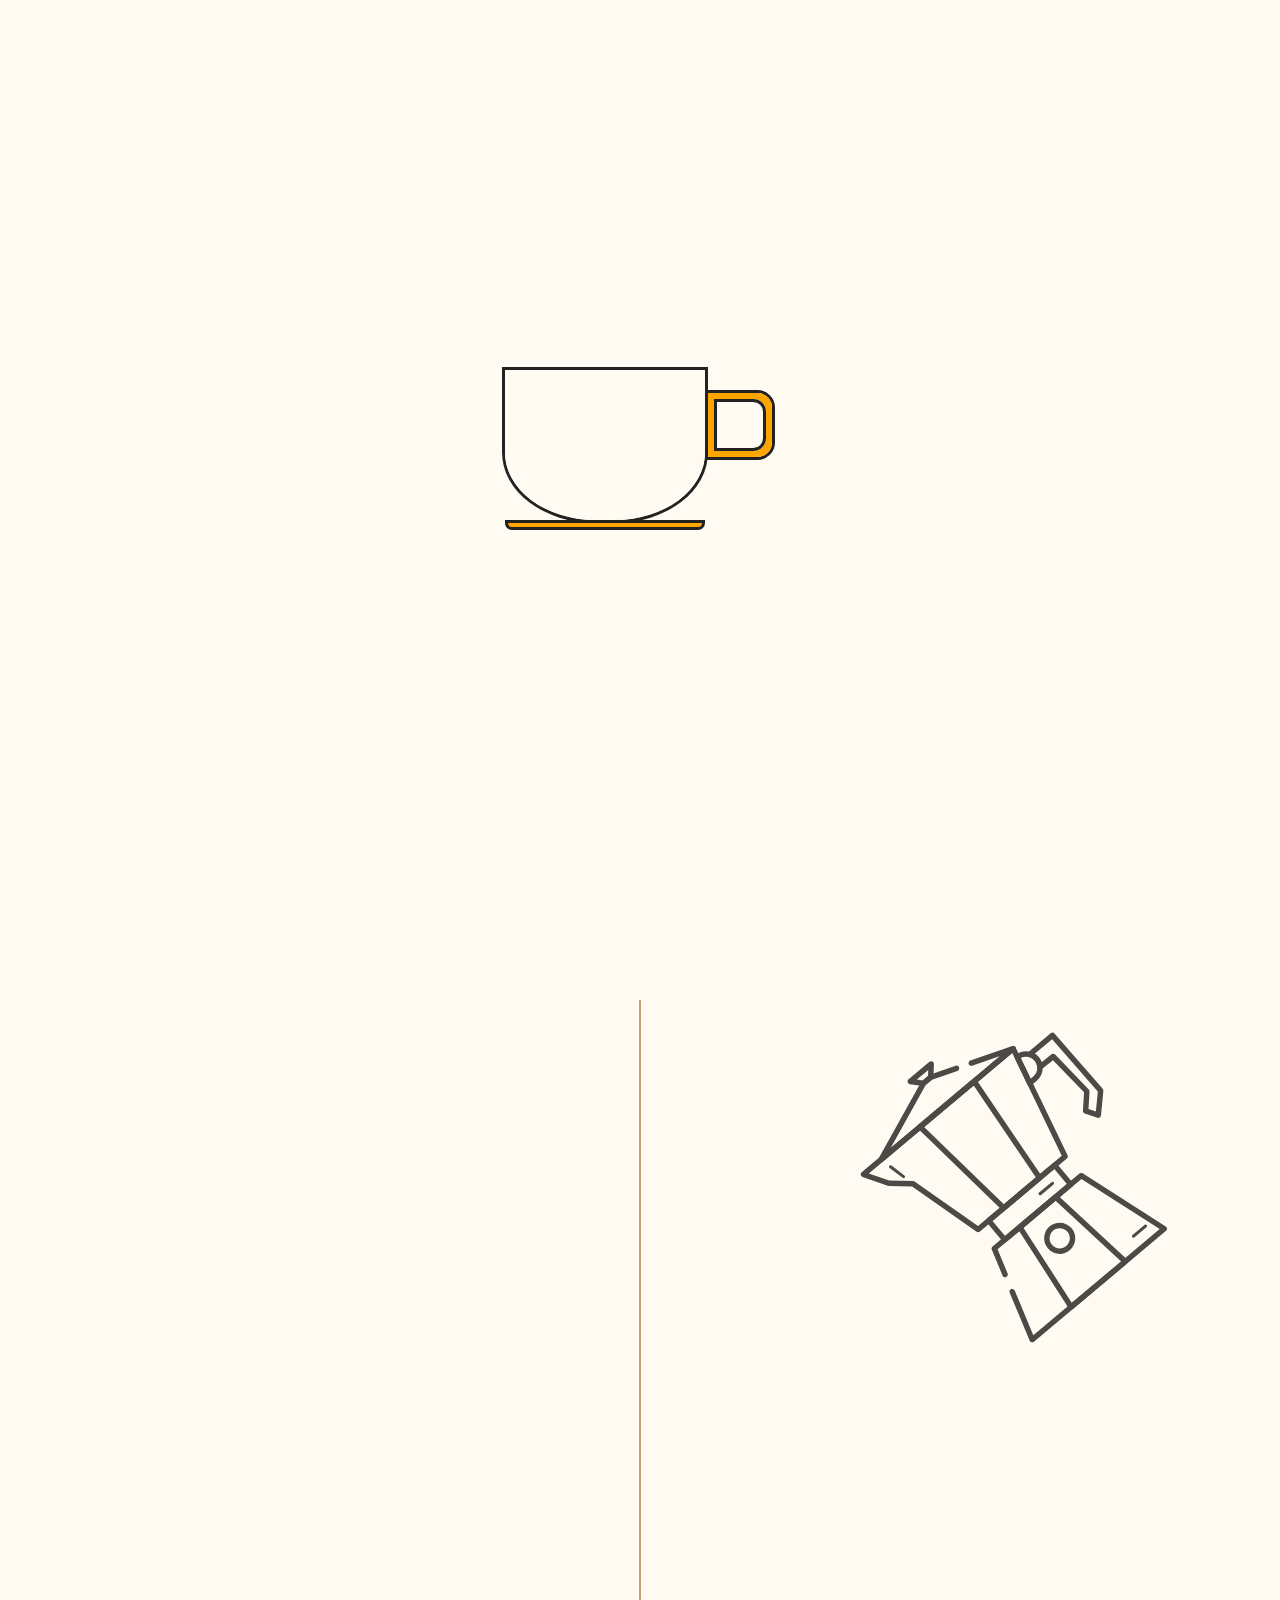
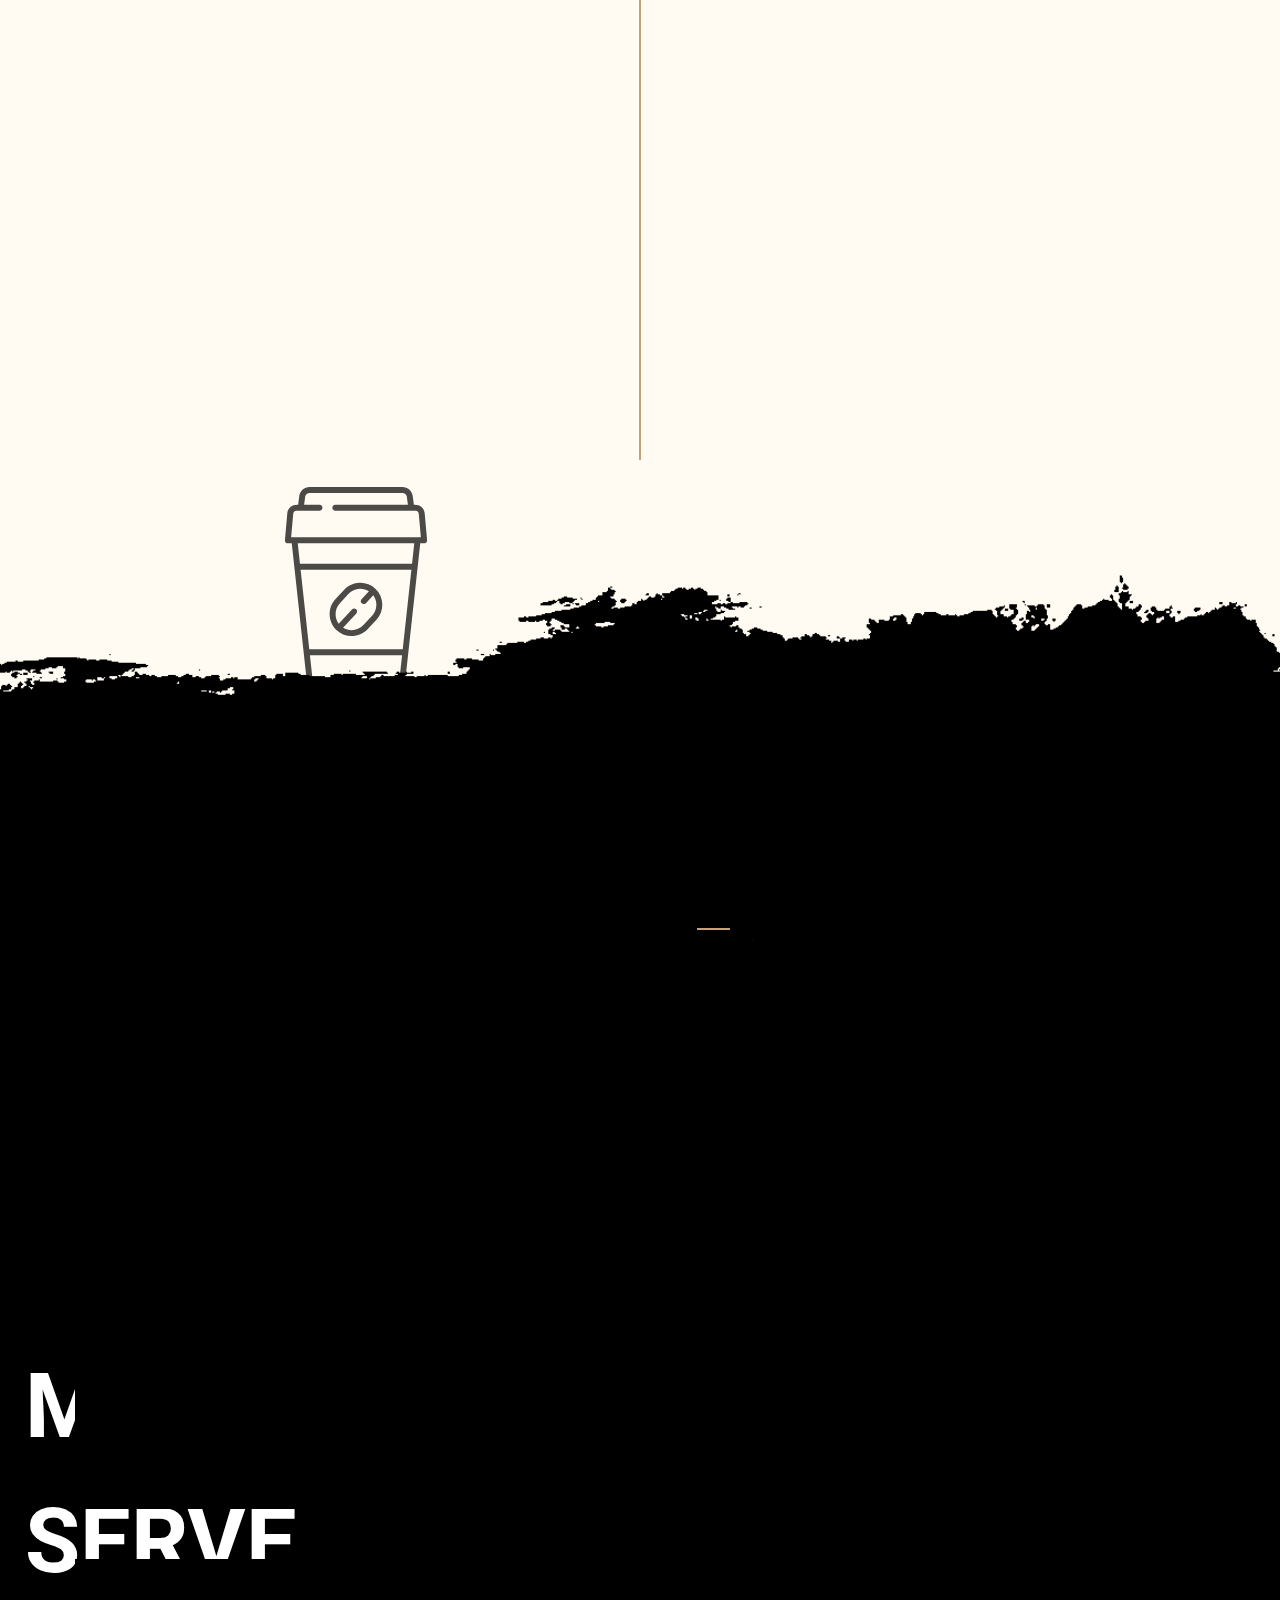
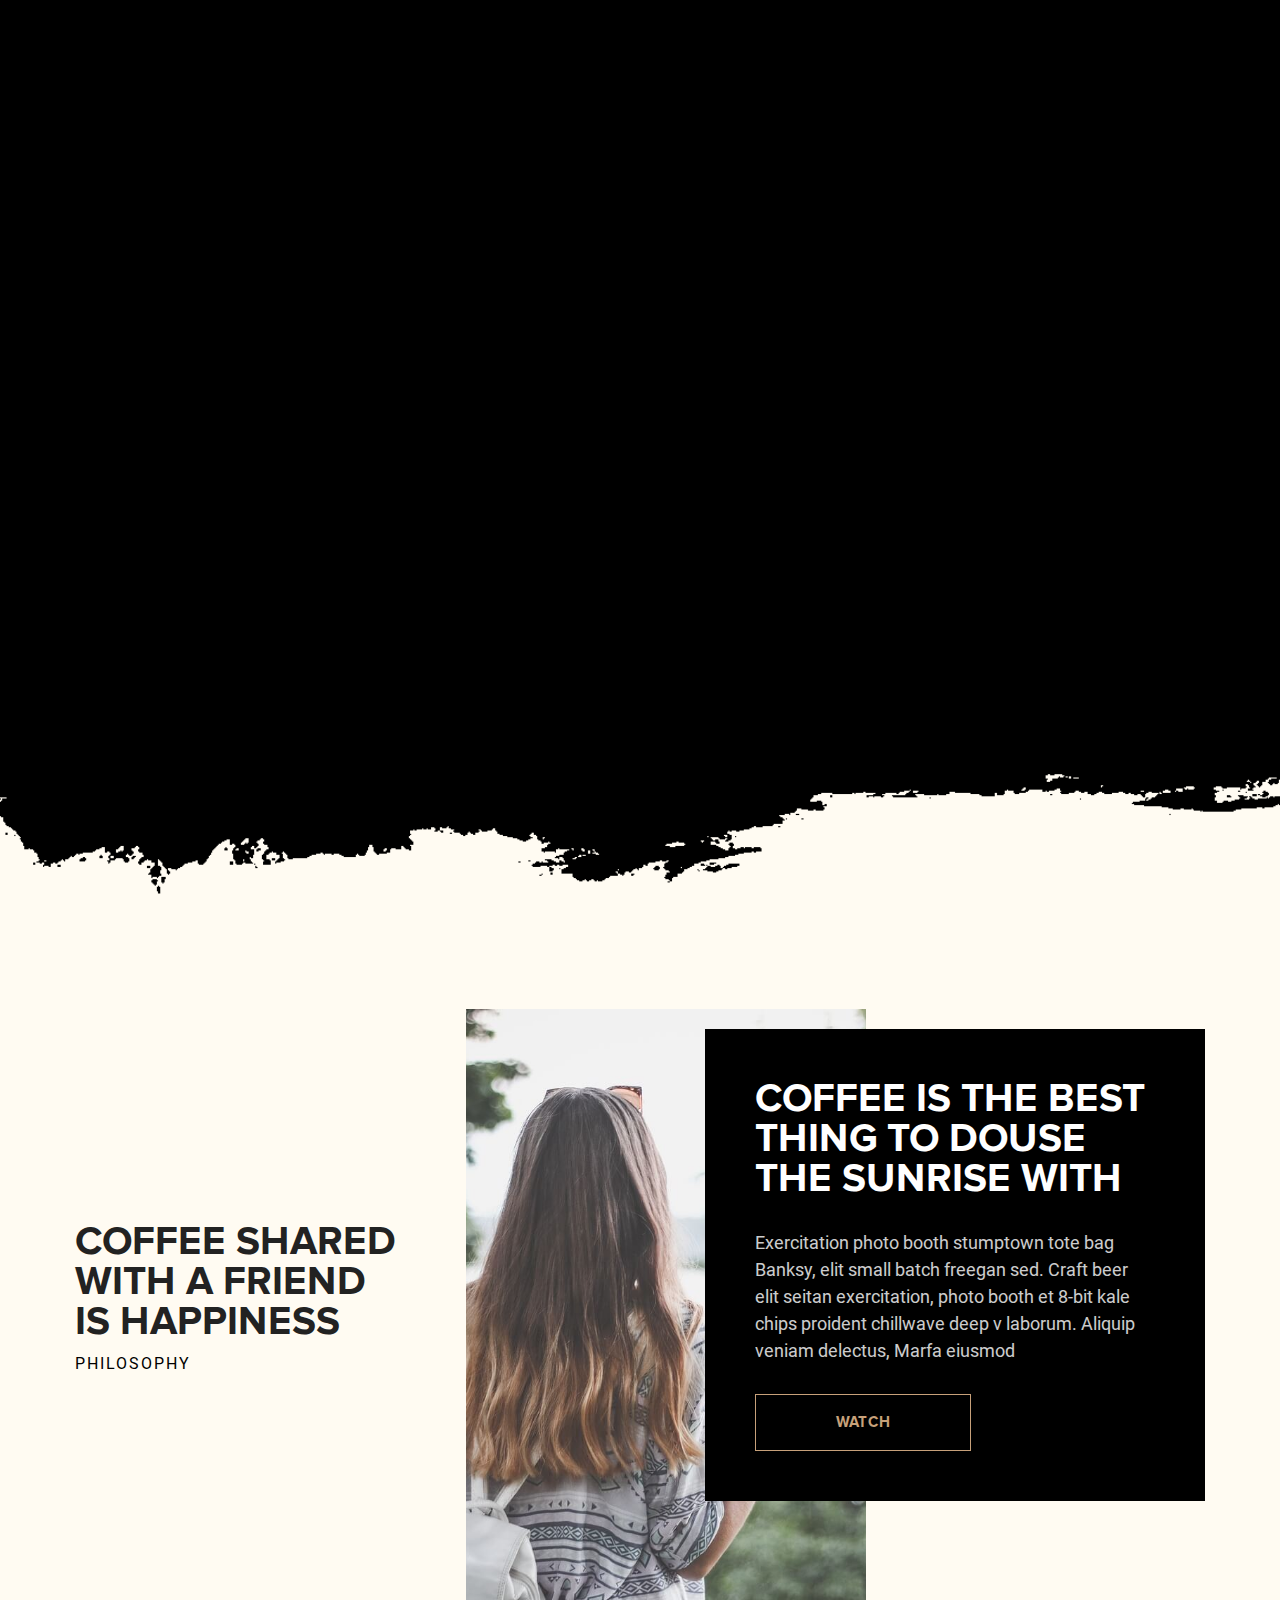
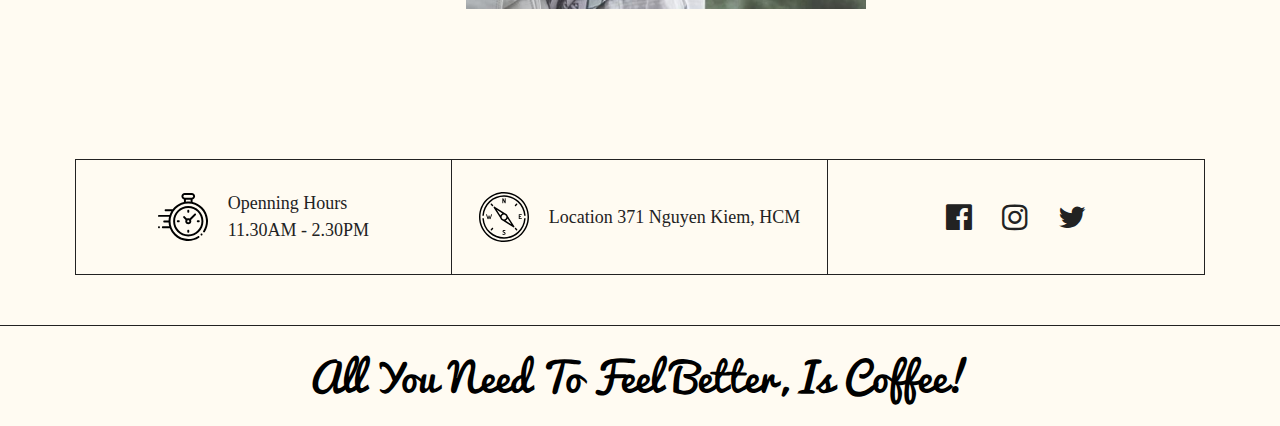
<file: about.html>
<!DOCTYPE html>
<html>

<head>
    <meta charset="utf-8" />
    <meta name="keywords" content="coffee,foo,drinking" />
    <meta name="description" content="Trang web quảng cáo nhãn hàng cafe" /> 
    <meta http-equiv = "refresh" content="1800">
    <meta name ="viewport" content="width=device-width,initial-scale=1">
    <title>About</title>
    <link rel="stylesheet" href="font.css">
    <link rel="stylesheet" href="dest/style.min.css">
    <link rel="stylesheet" href="fontAwesome/css/font-awesome.min.css">
</head>

<body id="about">
    <nav class="nav-style-2 active">
        <div class="container navigator_container">
            <div class="nav_line">
                <ul class="nav_list">
                    <li><a href="index.html" class="nav-link nav-text color-white">Home</a></li>
                    <li><a class="nav-text nav-link color-white active"href="about.html">about</a></li>
                    <li><a href="gallery.html" class="nav-link nav-text color-white">Gallery</a></li>
                    <li><a class="nav-text nav-link color-white"href="contact.html">Contact</a></li>
                </ul>
                <ul class="nav_list">
                    <li><a href="" class="nav-text nav-link color-white"><i class="fa fa-facebook-official"></i></a></li>
                    <li><a href="" class="nav-text nav-link color-white"><i class="fa fa-instagram" aria-hidden="true"></i></a></li>
                    <li><a href="" class="nav-text nav-link color-white"><i class="fa fa-twitter" aria-hidden="true"></i></a></li>
                    <li class="phone"><p class="nav-text color-white">036.515.1354</p></li>
                    <li class="_3dots _3dots-white click"><span></span><span></span><span></span></li>
                </ul>
            </div>
        </div>
        <div class="head_logo">
            <div class="img">
                <img src="img/logo4.jpg" alt="logo" />
            </div>
        </div>
    </nav>
    <nav class="navigator nav_scroll nav-back-main">
        <div class="container">
            <div class="nav_line">
                <ul class="nav_list">
                    <li><a href="index.html" class="nav-link nav-text color-black">Home</a></li>
                    <li><a class="nav-text nav-link color-black active"href="about.html">About</a></li>
                </ul>
                <ul class="nav_list">
                    <li><a href="gallery.html" class="nav-link nav-text color-black">Gallery</a></li>
                    <li><a class="nav-text nav-link color-black"href="contact.html">Contact</a></li>
                    <li class="_3dots _3dots-black click"><span></span><span></span><span></span></li>
                </ul>
            </div>  
        </div>
        <div class="head_logo">
            <div class="img">
                <img src="img/logo3.jpg" alt="logo" />
            </div>
        </div>
    </nav>   
    <main>
        <section class="banner">
            <div class="box words">
                <strong>History</strong>
                <h2>About us</h2>
                <span>Since 2020</span>
            </div>
            <img src="img/1.jpg" alt="">
            <div class="bg-bot">
                <img src="img/bg1.png" alt="bg" />
            </div>
        </section>
        <section class="history">
            <div class="container">
                <div class="his_box">
                    <h2>2000</h2>
                    <p>Exercitation photo booth stumptown tote bag Banksy, elit small batch freegan sed. 
                        Craft beer elit seitan exercitation, 
                        photo booth et 8-bit kale chips proident chillwave deep v laborum.
                         Aliquip veniam delectus, Marfa eiusmod</p>
                </div>
                <div class="his_box">
                    <h2>2012</h2>
                    <p>Exercitation photo booth stumptown tote bag Banksy, elit small batch freegan sed. 
                        Craft beer elit seitan exercitation, 
                        photo booth et 8-bit kale chips proident chillwave deep v laborum.
                         Aliquip veniam delectus, Marfa eiusmod</p>
                </div>
                <div class="his_box">
                    <h2>2015</h2>
                    <p>Exercitation photo booth stumptown tote bag Banksy, elit small batch freegan sed. 
                        Craft beer elit seitan exercitation, 
                        photo booth et 8-bit kale chips proident chillwave deep v laborum.
                         Aliquip veniam delectus, Marfa eiusmod</p>
                </div>
                <div class="his_box">
                    <h2>2020</h2>
                    <p>Exercitation photo booth stumptown tote bag Banksy, elit small batch freegan sed. 
                        Craft beer elit seitan exercitation, 
                        photo booth et 8-bit kale chips proident chillwave deep v laborum.
                         Aliquip veniam delectus, Marfa eiusmod</p>
                </div>
                
            </div>
            <div class="history_bg">
                <div>
                    <svg id="Layer_1" height="512" viewBox="0 0 512 512" width="512" xmlns="http://www.w3.org/2000/svg"><g><g fill="rgb(0,0,0)"><path d="m355.521 135.286h-220.736c-1.688 0-3.136-1.205-3.442-2.865s.616-3.303 2.194-3.904l104.374-39.846c.398-.152.821-.23 1.248-.23h11.989c.427 0 .85.078 1.249.23l32.64 12.461c1.806.689 2.711 2.712 2.021 4.518s-2.711 2.712-4.519 2.021l-32.037-12.23h-10.698l-86.038 32.846h182.772l-35.305-13.479c-1.806-.689-2.711-2.712-2.022-4.518.689-1.807 2.71-2.712 4.519-2.021l53.038 20.248c1.578.602 2.5 2.244 2.194 3.904s-1.754 2.865-3.441 2.865z"/><path d="m384.172 270.576c-.147 0-.296-.01-.444-.028-1.064-.137-2.007-.753-2.558-1.674l-8.781-14.661c-.806-1.346-.618-3.063.459-4.202l16.184-17.116-3.979-57.093-18.563-.348c-1.314-.024-2.504-.783-3.081-1.965-.576-1.182-.442-2.586.348-3.637 1.884-2.508 2.88-5.477 2.88-8.585 0-2.974-.915-5.835-2.646-8.274-.757-1.067-.856-2.469-.255-3.632s1.8-1.894 3.109-1.894h38.117c1.907 0 3.463 1.526 3.5 3.434l1.795 93.918c.018.962-.36 1.889-1.046 2.563l-22.586 22.19c-.659.648-1.542 1.004-2.453 1.004zm-4.415-17.683 5.133 8.571 18.34-18.019-1.7-88.978h-29.005c.735 2.174 1.113 4.463 1.113 6.8 0 2.521-.438 4.979-1.288 7.295l16.037.301c1.813.033 3.3 1.446 3.426 3.256l4.309 61.821c.068.977-.276 1.937-.949 2.647z"/><path d="m352.307 182.599h-8.818c-1.08 0-2.1-.499-2.763-1.352s-.895-1.964-.629-3.011l9.066-35.65c.399-1.569 1.845-2.674 3.44-2.638 11.599.161 21.035 9.725 21.035 21.319 0 11.762-9.569 21.332-21.331 21.332zm-4.317-7h4.317c7.902 0 14.331-6.429 14.331-14.331 0-6.867-4.929-12.674-11.437-14.024z"/><path d="m317.782 283.683h-145.258c-1.583 0-2.969-1.063-3.38-2.591l-26.166-97.253-22.612-19.946c-.275-.243-.51-.527-.697-.843l-17.44-29.481c-.64-1.082-.651-2.424-.028-3.517.623-1.092 1.784-1.766 3.041-1.766h250.279c1.08 0 2.1.499 2.763 1.352s.895 1.964.629 3.011l-37.739 148.396c-.395 1.552-1.792 2.638-3.392 2.638zm-142.575-7h139.854l35.958-141.396h-239.64l14.033 23.723 22.988 20.277c.516.455.886 1.052 1.064 1.716z"/><path d="m355.521 436.21h-220.735c-1.114 0-2.161-.53-2.821-1.428-.659-.897-.852-2.056-.519-3.118l19.898-63.534c.577-1.846 2.543-2.873 4.386-2.294 1.845.577 2.872 2.541 2.294 4.386l-18.475 58.988h211.208l-35.547-113.496h-140.114l-10.014 31.974c-.578 1.845-2.542 2.874-4.386 2.294-1.845-.577-2.872-2.541-2.294-4.386l10.783-34.428c.457-1.46 1.81-2.454 3.34-2.454h145.257c1.53 0 2.883.994 3.34 2.454l37.739 120.496c.333 1.063.14 2.221-.519 3.118-.66.898-1.708 1.428-2.821 1.428z"/><path d="m275.07 283.683h-59.834c-1.793 0-3.297-1.355-3.481-3.14l-15.341-148.396c-.102-.986.219-1.969.882-2.704.664-.736 1.608-1.156 2.599-1.156h90.517c.991 0 1.936.42 2.599 1.156.664.735.984 1.718.882 2.704l-15.341 148.396c-.185 1.784-1.689 3.14-3.482 3.14zm-56.677-7h53.521l14.618-141.396h-82.756z"/><path d="m290.411 436.21h-90.517c-1.005 0-1.962-.433-2.626-1.187-.665-.755-.973-1.758-.846-2.756l15.341-120.496c.223-1.748 1.71-3.058 3.472-3.058h59.834c1.762 0 3.25 1.31 3.472 3.058l15.341 120.496c.127.998-.181 2.001-.846 2.756-.663.754-1.619 1.187-2.625 1.187zm-86.543-7h82.569l-14.45-113.496h-53.669z"/></g><g><path d="m245.153 375.962c-11 0-19.95-8.949-19.95-19.95s8.95-19.95 19.95-19.95 19.95 8.949 19.95 19.95-8.95 19.95-19.95 19.95zm0-32.9c-7.141 0-12.95 5.81-12.95 12.95s5.81 12.95 12.95 12.95 12.95-5.81 12.95-12.95-5.81-12.95-12.95-12.95z" fill="rgb(0,0,0)"/></g><path d="m251.147 95.44h-11.989c-.99 0-1.935-.42-2.598-1.154l-11.42-12.65c-.927-1.027-1.162-2.503-.6-3.768.562-1.264 1.815-2.078 3.198-2.078h34.828c1.383 0 2.637.814 3.198 2.078.562 1.265.327 2.74-.6 3.768l-11.419 12.65c-.663.735-1.607 1.154-2.598 1.154zm-10.433-7h8.877l5.101-5.65h-19.079z" fill="rgb(0,0,0)"/><path d="m300.224 315.714h-110.142c-1.933 0-3.5-1.567-3.5-3.5v-32.031c0-1.933 1.567-3.5 3.5-3.5h110.143c1.933 0 3.5 1.567 3.5 3.5v32.031c-.001 1.932-1.568 3.5-3.501 3.5zm-106.642-7h103.143v-25.031h-103.143z" fill="rgb(0,0,0)"/><path d="m283.316 298.198h-20.75c-1.104 0-2-.896-2-2s.896-2 2-2h20.75c1.104 0 2 .896 2 2s-.895 2-2 2z" fill="rgb(0,0,0)"/><path d="m142.72 168.996c-.915 0-1.74-.631-1.949-1.561l-4.575-20.295c-.243-1.077.434-2.147 1.511-2.391 1.079-.239 2.148.434 2.391 1.512l4.575 20.295c.243 1.077-.434 2.147-1.511 2.391-.148.033-.296.049-.442.049z" fill="rgb(0,0,0)"/><path d="m339.244 416.609h-19.987c-1.104 0-2-.896-2-2s.896-2 2-2h19.987c1.104 0 2 .896 2 2s-.895 2-2 2z" fill="rgb(0,0,0)"/></g></svg>
                </div>
                <div>
                    <svg id="Capa_1" enable-background="new 0 0 512 512" height="512" viewBox="0 0 512 512" width="512" xmlns="http://www.w3.org/2000/svg"><g><path d="m437.94 135.81-6.118-68.943c-.992-13.56-14.01-22.893-27.662-21.368l-2.939-22.349c-1.748-13.199-13.099-23.15-26.402-23.15h-237.639c-13.312 0-24.657 9.955-26.39 23.153l-2.948 22.345c-13.312-1.596-26.469 7.459-27.665 21.365l-6.117 68.947c-.88 9.923 11.278 8.276 17.456 8.276l37.705 345.665c1.389 12.685 12.057 22.249 24.815 22.249h122.426c4.199 0 7.604-3.404 7.604-7.604s-3.404-7.604-7.604-7.604h-122.426c-4.986 0-9.155-3.738-9.697-8.692l-6.291-57.669h235.902l-6.29 57.667c-.542 4.956-4.706 8.694-9.687 8.694h-42.133c-4.199 0-7.604 3.404-7.604 7.604s3.404 7.604 7.604 7.604h42.134c12.753 0 23.417-9.564 24.804-22.25l37.706-345.663c6.177-.001 18.336 1.646 17.456-8.277zm-62.332 279.413h-239.214l-22.199-203.484h283.612zm23.857-218.691h-286.93l-5.721-52.445h298.371zm-309.522-67.654 5.383-60.673c.378-4.275 3.899-7.499 8.192-7.499h58.984c4.199 0 7.604-3.404 7.604-7.604s-3.404-7.604-7.604-7.604h-39.32l2.686-20.361c.744-5.661 5.607-9.93 11.313-9.93h237.639c5.706 0 10.575 4.272 11.324 9.931l2.678 20.36h-185.717c-4.199 0-7.604 3.404-7.604 7.604s3.404 7.604 7.604 7.604h205.388c4.286 0 7.802 3.224 8.18 7.502l5.384 60.67z"/><path d="m305.483 260.329c-11.02-10.259-25.374-15.625-40.422-15.074-15.046.538-28.982 6.903-39.241 17.923l-22.151 23.794c-10.259 11.02-15.613 25.375-15.075 40.422.538 15.042 6.9 28.973 17.913 39.231.003.003.006.006.009.009s.007.006.011.009c10.839 10.087 24.623 15.076 38.378 15.076 15.112 0 30.189-6.026 41.274-17.933l22.151-23.794c21.179-22.748 19.902-58.486-2.847-79.663zm-8.282 69.301-22.151 23.794c-13.694 14.708-35.718 17.113-52.117 6.736l33.903-36.417c2.862-3.073 2.69-7.885-.384-10.746-3.073-2.861-7.885-2.689-10.746.384l-33.91 36.425c-4.901-6.619-7.702-14.547-8.003-22.955-.393-10.987 3.516-21.469 11.007-29.516l22.151-23.794c7.491-8.047 17.667-12.694 28.654-13.087.504-.018 1.006-.027 1.508-.027 7.868 0 15.43 2.212 21.966 6.365l-18.857 20.256c-2.862 3.073-2.69 7.885.384 10.746 2.506 2.142 6.806 3.193 10.746-.384l18.846-20.244c11.522 15.615 10.696 37.755-2.997 52.464z"/></g></svg>
                </div>
            </div>
            <div class="bg-bot">
                <img src="img/bg.png" alt="bg" />
            </div>
        </section>
        <section class="story">
            <div class="container">
                <div class="flex_group">
                        <div class="item scroll_text">
                        <img src="img/18.jpg" alt="coffee" />
                        <p>Make us serve</p>
                    </div>
                    <div class="item story_box">
                        <h3>About us</h3>
                        <p>Exercitation photo booth stumptown tote bag Banksy, elit small batch freegan sed. Craft beer elit seitan exercitation, 
                            photo booth et 8-bit kale chips proident chillwave deep v laborum. 
                            Aliquip veniam delectus, Marfa eiusmod Pinterest in do umami readymade swag. 
                            Selfies iPhone Kickstarter, drinking vinegar jean vinegar stumptown yr pop-up artisan.</p>

                            <p>Meh synth Schlitz, tempor duis single-origin coffee ea next level ethnic fingerstache fanny pack nostrud. Photo booth anim 8-bit hella, 
                                PBR 3 wolf moon beard Helvetica</p>
                    </div>
                </div>
                <div class="flex_group">
                    <div class="item">
                        <img src="img/3.jpg" alt="coffee" />
                    </div>
                    <div class="item">
                        <img src="img/17.jpg" alt="girl" />
                    </div>
                </div>
            </div>
        </section>
        <section class="philosophy">
            <div class="container">
                <div class="philosophy_box">
                    <div class="text story_box">
                        <h3>COFFEE SHARED WITH A FRIEND IS HAPPINESS</h3>
                        <p>PHILOSOPHY</p>
                    </div>
                    <div class="img">
                        <img src="img/19.jpg" alt="girl" />
                    </div>
                </div>
                <div class="contact_box story_box">
                    <h3>Coffee is the best thing to douse the sunrise with</h3>
                    <p>Exercitation photo booth stumptown tote bag Banksy, elit small batch freegan sed. Craft beer elit seitan exercitation,
                     photo booth et 8-bit kale chips proident chillwave deep v laborum. Aliquip veniam delectus, Marfa eiusmod</p>
                        <a class="a-btn" href="">Watch</a>
                </div>
            </div>
            <div class="bg-top">
                <img src="img/bg.png" alt="bg" />
            </div>
        </section>
    </main>
    <div class="subnav nav-back-main">
        <ul class="subnav_list">
            <li class="subnav_list-item">
                <a class="subnav_list-link" href="index.html">Home</a>
            </li>
            <li class="subnav_list-item">
                <a class="subnav_list-link" href="about.html">About</a>
            </li>
            <li class="subnav_list-item">
                <a class="subnav_list-link" href="gallery.html">Gallery</a>
            </li>
            <li class="subnav_list-item">
                <a class="subnav_list-link" href="contact.html">contact</a>
            </li>
        </ul>
        <div class="subnav_close">
            <div class="close click">
                <span></span>
            </div>
        </div>
    </div>
    <div class="popup">
        <div class="popup_box">
            <iframe src="https://www.youtube.com/embed/BL8z5kHLezE" title="YouTube video player" frameborder="0" allow="accelerometer; autoplay; clipboard-write; encrypted-media; gyroscope; picture-in-picture" allowfullscreen></iframe>
        </div>
        <div class="popup_close">
            <div class="X click"></div>
        </div>
    </div>
    <div class="loader">
        <div class="loader_box">
            <div class="cup">
                <div class="body">
                </div>
                <div class="bottom"></div>
            </div>
            <div class="handle">
                <div class="solid"></div>
            </div>
        </div>
    </div>
    <div class="backtop">
        <?xml version="1.0" encoding="iso-8859-1"?>
                    <svg class="click" version="1.1" id="Capa_1" xmlns="http://www.w3.org/2000/svg" xmlns:xlink="http://www.w3.org/1999/xlink" x="0px" y="0px"
                        viewBox="0 0 512.002 512.002" style="enable-background:new 0 0 512.002 512.002;" xml:space="preserve">
                    <g>
                        <g>
                            <path d="M388.425,241.951L151.609,5.79c-7.759-7.733-20.321-7.72-28.067,0.04c-7.74,7.759-7.72,20.328,0.04,28.067l222.72,222.105
                                L123.574,478.106c-7.759,7.74-7.779,20.301-0.04,28.061c3.883,3.89,8.97,5.835,14.057,5.835c5.074,0,10.141-1.932,14.017-5.795
                                l236.817-236.155c3.737-3.718,5.834-8.778,5.834-14.05S392.156,245.676,388.425,241.951z"/>
                        </g>
                    </g>
                    <g>
                    </g>
                    <g>
                    </g>
                    <g>
                    </g>
                    <g>
                    </g>
                    <g>
                    </g>
                    <g>
                    </g>
                    <g>
                    </g>
                    <g>
                    </g>
                    <g>
                    </g>
                    <g>
                    </g>
                    <g>
                    </g>
                    <g>
                    </g>
                    <g>
                    </g>
                    <g>
                    </g>
                    <g>
                    </g>
                    </svg>
    </div>
    <footer>
        <section class="footer_time">
            <div class="container">
                <div class="time foot_item">
                <svg xmlns="http://www.w3.org/2000/svg" xmlns:xlink="http://www.w3.org/1999/xlink" version="1.1" id="Layer_1" x="0px" y="0px" viewBox="0 0 511.992 511.992" style="enable-background:new 0 0 511.992 511.992;" xml:space="preserve" width="512" height="512">
                    <g id="XMLID_806_">
                        <g id="XMLID_386_">
                            <path id="XMLID_389_" d="M511.005,279.646c-4.597-46.238-25.254-89.829-58.168-122.744    c-28.128-28.127-62.556-46.202-98.782-54.239V77.255c14.796-3.681,25.794-17.074,25.794-32.993c0-18.748-15.252-34-34-34h-72    c-18.748,0-34,15.252-34,34c0,15.918,10.998,29.311,25.793,32.993v25.479c-36.115,8.071-70.429,26.121-98.477,54.169    c-6.138,6.138-11.798,12.577-16.979,19.269c-0.251-0.019-0.502-0.038-0.758-0.038H78.167c-5.522,0-10,4.477-10,10s4.478,10,10,10    h58.412c-7.332,12.275-13.244,25.166-17.744,38.436H10c-5.522,0-10,4.477-10,10s4.478,10,10,10h103.184    c-2.882,12.651-4.536,25.526-4.963,38.437H64c-5.522,0-10,4.477-10,10s4.478,10,10,10h44.54    c0.844,12.944,2.925,25.82,6.244,38.437H50c-5.522,0-10,4.477-10,10s4.478,10,10,10h71.166    c9.81,25.951,25.141,50.274,45.999,71.132c32.946,32.946,76.582,53.608,122.868,58.181c6.606,0.652,13.217,0.975,19.819,0.975    c39.022,0,77.548-11.293,110.238-32.581c4.628-3.014,5.937-9.209,2.923-13.837s-9.209-5.937-13.837-2.923    c-71.557,46.597-167.39,36.522-227.869-23.957c-70.962-70.962-70.962-186.425,0-257.388c70.961-70.961,186.424-70.961,257.387,0    c60.399,60.4,70.529,156.151,24.086,227.673c-3.008,4.632-1.691,10.826,2.94,13.833c4.634,3.008,10.826,1.691,13.833-2.941    C504.367,371.396,515.537,325.241,511.005,279.646z M259.849,44.263c0-7.72,6.28-14,14-14h72c7.72,0,14,6.28,14,14s-6.28,14-14,14    h-1.794h-68.413h-1.793C266.129,58.263,259.849,51.982,259.849,44.263z M285.642,99.296V78.263h48.413v20.997    C317.979,97.348,301.715,97.36,285.642,99.296z"/>
                            <path id="XMLID_391_" d="M445.77,425.5c-2.64,0-5.21,1.07-7.069,2.93c-1.87,1.86-2.931,4.44-2.931,7.07    c0,2.63,1.061,5.21,2.931,7.07c1.859,1.87,4.43,2.93,7.069,2.93c2.63,0,5.2-1.06,7.07-2.93c1.86-1.86,2.93-4.44,2.93-7.07    c0-2.63-1.069-5.21-2.93-7.07C450.97,426.57,448.399,425.5,445.77,425.5z"/>
                            <path id="XMLID_394_" d="M310.001,144.609c-85.538,0-155.129,69.59-155.129,155.129s69.591,155.129,155.129,155.129    s155.129-69.59,155.129-155.129S395.539,144.609,310.001,144.609z M310.001,434.867c-74.511,0-135.129-60.619-135.129-135.129    s60.618-135.129,135.129-135.129S445.13,225.228,445.13,299.738S384.512,434.867,310.001,434.867z"/>
                            <path id="XMLID_397_" d="M373.257,222.34l-49.53,49.529c-4.142-2.048-8.801-3.205-13.726-3.205c-4.926,0-9.584,1.157-13.726,3.205    l-22.167-22.167c-3.906-3.905-10.236-3.905-14.143,0c-3.905,3.905-3.905,10.237,0,14.142l22.167,22.167    c-2.049,4.142-3.205,8.801-3.205,13.726c0,17.134,13.939,31.074,31.074,31.074s31.074-13.94,31.074-31.074    c0-4.925-1.157-9.584-3.205-13.726l48.076-48.076v0l1.453-1.453c3.905-3.905,3.905-10.237,0-14.142    S377.164,218.435,373.257,222.34z M310.001,310.812c-6.106,0-11.074-4.968-11.074-11.074s4.968-11.074,11.074-11.074    s11.074,4.968,11.074,11.074S316.107,310.812,310.001,310.812z"/>
                            <path id="XMLID_398_" d="M416.92,289.86h-9.265c-5.522,0-10,4.477-10,10s4.478,10,10,10h9.265c5.522,0,10-4.477,10-10    S422.442,289.86,416.92,289.86z"/>
                            <path id="XMLID_399_" d="M212.346,289.616h-9.264c-5.522,0-10,4.477-10,10s4.478,10,10,10h9.264c5.522,0,10-4.477,10-10    S217.868,289.616,212.346,289.616z"/>
                            <path id="XMLID_400_" d="M310.123,212.083c5.522,0,10-4.477,10-10v-9.264c0-5.523-4.478-10-10-10s-10,4.477-10,10v9.264    C300.123,207.606,304.601,212.083,310.123,212.083z"/>
                            <path id="XMLID_424_" d="M309.879,387.393c-5.522,0-10,4.477-10,10v9.264c0,5.523,4.478,10,10,10s10-4.477,10-10v-9.264    C319.879,391.87,315.401,387.393,309.879,387.393z"/>
                            <path id="XMLID_425_" d="M10,351.44c-2.63,0-5.21,1.07-7.07,2.93c-1.86,1.86-2.93,4.44-2.93,7.07c0,2.64,1.069,5.21,2.93,7.07    s4.44,2.93,7.07,2.93s5.21-1.07,7.069-2.93c1.86-1.86,2.931-4.44,2.931-7.07s-1.07-5.21-2.931-7.07    C15.21,352.51,12.63,351.44,10,351.44z"/>
                        </g>
                    </g>
                    </svg>
                    <div class="foot_item-info">
                        <span>Openning Hours</span>
                        <span>11.30AM - 2.30PM</span>
                    </div>
                </div>
                <div class="address foot_item">
                    <svg version="1.1" id="Capa_1" xmlns="http://www.w3.org/2000/svg" xmlns:xlink="http://www.w3.org/1999/xlink" x="0px" y="0px"
	 viewBox="0 0 512 512" style="enable-background:new 0 0 512 512;" xml:space="preserve">
<g>
	<g>
		<path d="M390.967,121.033c-2.934-2.934-7.693-2.934-10.627,0l-12.044,12.044c-2.935,2.934-2.935,7.693,0,10.627
			c1.467,1.467,3.39,2.201,5.314,2.201c1.924,0,3.846-0.734,5.314-2.201l12.044-12.044
			C393.902,128.726,393.902,123.967,390.967,121.033z"/>
	</g>
</g>
<g>
	<g>
		<path d="M143.704,368.296c-2.934-2.934-7.693-2.934-10.627,0l-12.044,12.044c-2.935,2.934-2.935,7.693,0,10.627
			c1.467,1.467,3.39,2.201,5.313,2.201c1.923,0,3.846-0.734,5.314-2.201l12.044-12.044
			C146.639,375.989,146.639,371.23,143.704,368.296z"/>
	</g>
</g>
<g>
	<g>
		<path d="M390.968,380.34l-12.045-12.044c-2.934-2.934-7.693-2.934-10.627,0c-2.935,2.934-2.935,7.693,0,10.627l12.044,12.044
			c1.467,1.467,3.39,2.201,5.314,2.201c1.924,0,3.846-0.734,5.314-2.201C393.903,388.033,393.903,383.274,390.968,380.34z"/>
	</g>
</g>
<g>
	<g>
		<path d="M143.704,133.077l-12.044-12.044c-2.934-2.934-7.693-2.934-10.627,0c-2.935,2.934-2.935,7.693,0,10.627l12.044,12.044
			c1.467,1.467,3.39,2.201,5.314,2.201s3.846-0.734,5.314-2.201C146.639,140.77,146.639,136.011,143.704,133.077z"/>
	</g>
</g>
<g>
	<g>
		<path d="M126.864,227.335c-1.376,0-2.614,0.481-2.958,1.788l-10.868,37.281l-5.846-23.936c-0.413-1.72-2.408-2.477-4.334-2.477
			c-1.995,0-3.989,0.757-4.402,2.477l-5.846,23.936l-10.868-37.281c-0.344-1.307-1.582-1.788-2.957-1.788
			c-2.545,0-5.709,1.582-5.709,3.577c0,0.275,0.069,0.619,0.138,0.825l13.619,43.265c0.619,2.064,3.233,3.027,5.847,3.027
			c2.545,0,5.227-0.963,5.709-3.027l4.471-18.571l4.402,18.571c0.482,2.064,3.164,3.027,5.709,3.027
			c2.614,0,5.159-0.963,5.846-3.027l13.619-43.265c0.068-0.206,0.137-0.55,0.137-0.825
			C132.573,228.917,129.409,227.335,126.864,227.335z"/>
	</g>
</g>
<g>
	<g>
		<path d="M435.621,269.774h-19.466V255.95h10.455c1.926,0,2.82-1.857,2.82-3.439c0-1.857-1.032-3.577-2.82-3.577h-10.455v-13.756
			h19.466v-0.001c1.788,0,2.82-1.857,2.82-3.99c0-1.857-0.894-3.852-2.82-3.852h-24.487c-1.995,0-3.92,0.963-3.92,2.82v44.641
			c0,1.857,1.926,2.82,3.92,2.82h24.487c1.926,0,2.82-1.995,2.82-3.852C438.441,271.631,437.409,269.774,435.621,269.774z"/>
	</g>
</g>
<g>
	<g>
		<path d="M268.208,65.255c-2.27,0-4.471,0.825-4.471,2.751v27.651L250.462,70c-2.133-4.058-3.439-4.746-6.672-4.746
			c-2.27,0-4.471,0.894-4.471,2.82v44.641c0,1.857,2.201,2.82,4.471,2.82c2.201,0,4.471-0.963,4.471-2.82V85.064l14.788,27.651
			c1.17,2.132,3.027,2.82,5.159,2.82c2.201,0,4.471-0.963,4.471-2.82V68.006C272.679,66.08,270.409,65.255,268.208,65.255z"/>
	</g>
</g>
<g>
	<g>
		<path d="M249.878,402.005c0-3.302,2.82-5.296,7.773-5.296c5.778,0,7.36,2.614,9.492,2.614c2.477,0,3.577-3.164,3.577-4.746
			c0-4.54-9.011-5.502-13.069-5.502c-7.91,0-16.714,3.508-16.714,13.757c0,16.301,22.08,13.137,22.08,23.455
			c-0.001,4.124-3.578,5.982-7.705,5.982c-7.016,0-8.873-5.296-11.693-5.296c-2.132,0-3.921,2.889-3.921,4.815
			c0,3.989,6.879,8.529,15.889,8.529c9.492,0,16.371-5.09,16.371-14.926C271.958,407.576,249.878,410.534,249.878,402.005z"/>
	</g>
</g>
<g>
	<g>
		<path d="M437.02,74.98C388.667,26.629,324.38,0,256,0S123.333,26.629,74.98,74.98C26.629,123.333,0,187.62,0,256
			s26.629,132.667,74.98,181.02C123.333,485.371,187.62,512,256,512s132.667-26.629,181.02-74.98
			C485.371,388.667,512,324.38,512,256S485.371,123.333,437.02,74.98z M426.392,426.392
			C380.879,471.906,320.366,496.971,256,496.971s-124.879-25.065-170.392-70.579C40.094,380.879,15.029,320.366,15.029,256
			S40.094,131.121,85.608,85.608C131.121,40.094,191.634,15.029,256,15.029s124.879,25.065,170.392,70.579
			c45.514,45.513,70.579,106.026,70.579,170.392S471.906,380.879,426.392,426.392z"/>
	</g>
</g>
<g>
	<g>
		<path d="M477.301,237.189c-4.639-55.283-29.716-106.542-70.613-144.333C365.556,54.846,312.041,33.913,256,33.913
			c-56.095,0-109.649,20.968-150.796,59.042C64.288,130.815,39.24,182.148,34.673,237.5c-0.341,4.136,2.736,7.765,6.872,8.107
			c0.21,0.017,0.419,0.026,0.626,0.026c3.87,0,7.157-2.971,7.481-6.897c4.257-51.594,27.611-99.449,65.76-134.749
			C153.773,68.491,203.701,48.943,256,48.943c52.248,0,102.141,19.515,140.488,54.951c38.131,35.236,61.512,83.021,65.837,134.551
			c0.347,4.136,3.984,7.208,8.116,6.86C474.577,244.958,477.648,241.324,477.301,237.189z"/>
	</g>
</g>
<g>
	<g>
		<path d="M470.471,266.06c-4.132-0.336-7.762,2.747-8.096,6.884c-4.182,51.665-27.506,99.597-65.675,134.966
			c-38.377,35.562-88.345,55.147-140.7,55.147c-52.366,0-102.342-19.592-140.723-55.168c-38.173-35.384-61.49-83.331-65.657-135.01
			c-0.334-4.137-3.959-7.218-8.094-6.887c-4.137,0.334-7.22,3.957-6.886,8.094c4.47,55.442,29.479,106.876,70.42,144.825
			c41.168,38.16,94.773,59.175,150.94,59.175c56.155,0,109.751-21.007,150.915-59.153c40.936-37.934,65.953-89.35,70.439-144.777
			C477.689,270.02,474.608,266.395,470.471,266.06z"/>
	</g>
</g>
<g>
	<g>
		<path d="M361.496,351.122l-67.458-106.024c-3.752-13.07-14.066-23.383-27.135-27.136l-106.025-67.458
			c-2.971-1.891-6.857-1.464-9.347,1.026c-2.49,2.49-2.917,6.376-1.026,9.347l67.458,106.024
			c3.752,13.07,14.066,23.384,27.136,27.136l106.025,67.458c1.239,0.79,2.638,1.175,4.03,1.175c1.941,0,3.865-0.75,5.316-2.201
			C362.96,357.979,363.387,354.093,361.496,351.122z M229.871,226.311c-0.146,0.129-0.298,0.252-0.442,0.383
			c-0.955,0.867-1.868,1.78-2.736,2.736c-0.131,0.145-0.255,0.297-0.384,0.443c-0.296,0.336-0.593,0.672-0.878,1.018
			c-0.16,0.194-0.31,0.396-0.467,0.593c-0.244,0.308-0.49,0.614-0.725,0.93c-0.163,0.219-0.317,0.445-0.475,0.668
			c-0.216,0.303-0.435,0.604-0.642,0.913c-0.159,0.237-0.309,0.481-0.463,0.722c-0.194,0.303-0.391,0.605-0.578,0.914
			c-0.152,0.252-0.294,0.51-0.44,0.765c-0.176,0.307-0.354,0.612-0.521,0.924c-0.142,0.265-0.275,0.535-0.412,0.803
			c-0.158,0.311-0.318,0.62-0.468,0.935c-0.131,0.276-0.254,0.557-0.379,0.836c-0.141,0.316-0.284,0.631-0.417,0.952
			c-0.032,0.077-0.069,0.152-0.101,0.229L181.33,181.33l59.747,38.014c-0.077,0.032-0.152,0.068-0.229,0.101
			c-0.321,0.134-0.638,0.277-0.955,0.419c-0.278,0.124-0.558,0.246-0.832,0.377c-0.317,0.151-0.629,0.312-0.941,0.471
			c-0.266,0.135-0.534,0.267-0.797,0.409c-0.314,0.169-0.621,0.348-0.93,0.525c-0.254,0.145-0.51,0.286-0.76,0.437
			c-0.311,0.188-0.615,0.386-0.921,0.582c-0.239,0.153-0.48,0.301-0.715,0.459c-0.313,0.21-0.616,0.431-0.923,0.649
			c-0.219,0.156-0.442,0.308-0.658,0.468c-0.32,0.238-0.63,0.488-0.943,0.735c-0.193,0.153-0.391,0.3-0.581,0.456
			C230.545,225.716,230.208,226.014,229.871,226.311z M254.59,280.505c-0.128-0.007-0.255-0.02-0.383-0.029
			c-0.346-0.025-0.692-0.056-1.036-0.096c-0.143-0.017-0.284-0.035-0.426-0.054c-0.334-0.044-0.666-0.096-0.998-0.154
			c-0.138-0.024-0.277-0.048-0.415-0.074c-0.351-0.068-0.701-0.146-1.049-0.228c-8.947-2.144-16.003-9.197-18.149-18.143
			c-0.084-0.352-0.162-0.704-0.231-1.059c-0.026-0.136-0.049-0.273-0.073-0.41c-0.058-0.333-0.11-0.667-0.155-1.002
			c-0.019-0.141-0.038-0.282-0.054-0.424c-0.04-0.345-0.07-0.691-0.096-1.037c-0.009-0.128-0.022-0.254-0.029-0.382
			c-0.027-0.47-0.043-0.94-0.043-1.41c0-13.536,11.012-24.548,24.548-24.548c0.47,0,0.941,0.016,1.41,0.043
			c0.13,0.007,0.259,0.02,0.388,0.03c0.343,0.025,0.686,0.055,1.028,0.095c0.146,0.017,0.291,0.036,0.437,0.056
			c0.329,0.044,0.656,0.095,0.983,0.152c0.143,0.025,0.287,0.049,0.429,0.077c0.343,0.066,0.684,0.142,1.024,0.223
			c8.959,2.139,16.024,9.199,18.17,18.155c0.083,0.348,0.161,0.698,0.229,1.049c0.027,0.138,0.05,0.276,0.074,0.415
			c0.058,0.332,0.11,0.664,0.154,0.998c0.019,0.142,0.038,0.284,0.054,0.426c0.04,0.345,0.07,0.69,0.096,1.036
			c0.009,0.128,0.022,0.255,0.029,0.383c0.027,0.47,0.043,0.94,0.043,1.41c0,13.536-11.012,24.548-24.548,24.548
			C255.529,280.548,255.059,280.532,254.59,280.505z M270.924,292.657c0.077-0.032,0.152-0.068,0.229-0.101
			c0.321-0.134,0.638-0.277,0.955-0.419c0.278-0.124,0.558-0.246,0.832-0.377c0.317-0.151,0.629-0.312,0.941-0.471
			c0.266-0.135,0.534-0.268,0.797-0.409c0.315-0.169,0.624-0.349,0.934-0.527c0.252-0.144,0.507-0.285,0.755-0.435
			c0.314-0.189,0.62-0.389,0.928-0.586c0.236-0.151,0.475-0.298,0.708-0.454c0.315-0.212,0.622-0.434,0.931-0.655
			c0.216-0.155,0.437-0.304,0.65-0.463c0.326-0.242,0.642-0.496,0.96-0.749c0.187-0.148,0.379-0.291,0.563-0.443
			c0.362-0.298,0.713-0.607,1.063-0.917c0.132-0.116,0.269-0.227,0.399-0.345c0.957-0.868,1.871-1.782,2.739-2.739
			c0.118-0.13,0.229-0.267,0.345-0.399c0.31-0.351,0.62-0.702,0.917-1.063c0.152-0.184,0.294-0.376,0.443-0.563
			c0.252-0.318,0.506-0.634,0.748-0.96c0.159-0.213,0.308-0.433,0.463-0.65c0.22-0.309,0.443-0.616,0.655-0.931
			c0.156-0.233,0.303-0.472,0.454-0.708c0.197-0.308,0.397-0.614,0.586-0.928c0.15-0.249,0.29-0.503,0.435-0.755
			c0.178-0.31,0.357-0.618,0.527-0.934c0.141-0.263,0.273-0.531,0.409-0.797c0.159-0.313,0.32-0.624,0.471-0.941
			c0.131-0.275,0.253-0.554,0.377-0.832c0.142-0.317,0.285-0.633,0.418-0.955c0.032-0.077,0.069-0.152,0.101-0.229l38.014,59.746
			L270.924,292.657z"/>
	</g>
</g>
<g>
</g>
<g>
</g>
<g>
</g>
<g>
</g>
<g>
</g>
<g>
</g>
<g>
</g>
<g>
</g>
<g>
</g>
<g>
</g>
<g>
</g>
<g>
</g>
<g>
</g>
<g>
</g>
<g>
</g>
                    </svg>
                    <div class="foot_item-info">
                        <span>Location 371 Nguyen Kiem, HCM</span>
                    </div>
                </div>
                <div class="social foot_item">
                    <a href=""><i class="fa fa-facebook-official"></i></a>
                    <a href=""><i class="fa fa-instagram" aria-hidden="true"></i></a>
                    <a href=""><i class="fa fa-twitter" aria-hidden="true"></i></a>
                </div>
            </div>
        </section>
        <section class="footer_slogan">
            <h3>All you need to feel better, is coffee!</>
        </section>
    </footer>
    <script src="js/libs/jsmain.min.js"></script>
    <script src="dest/main.js"></script>
    <script src="dest/about.js"></script>
</body>

</html>
</file>
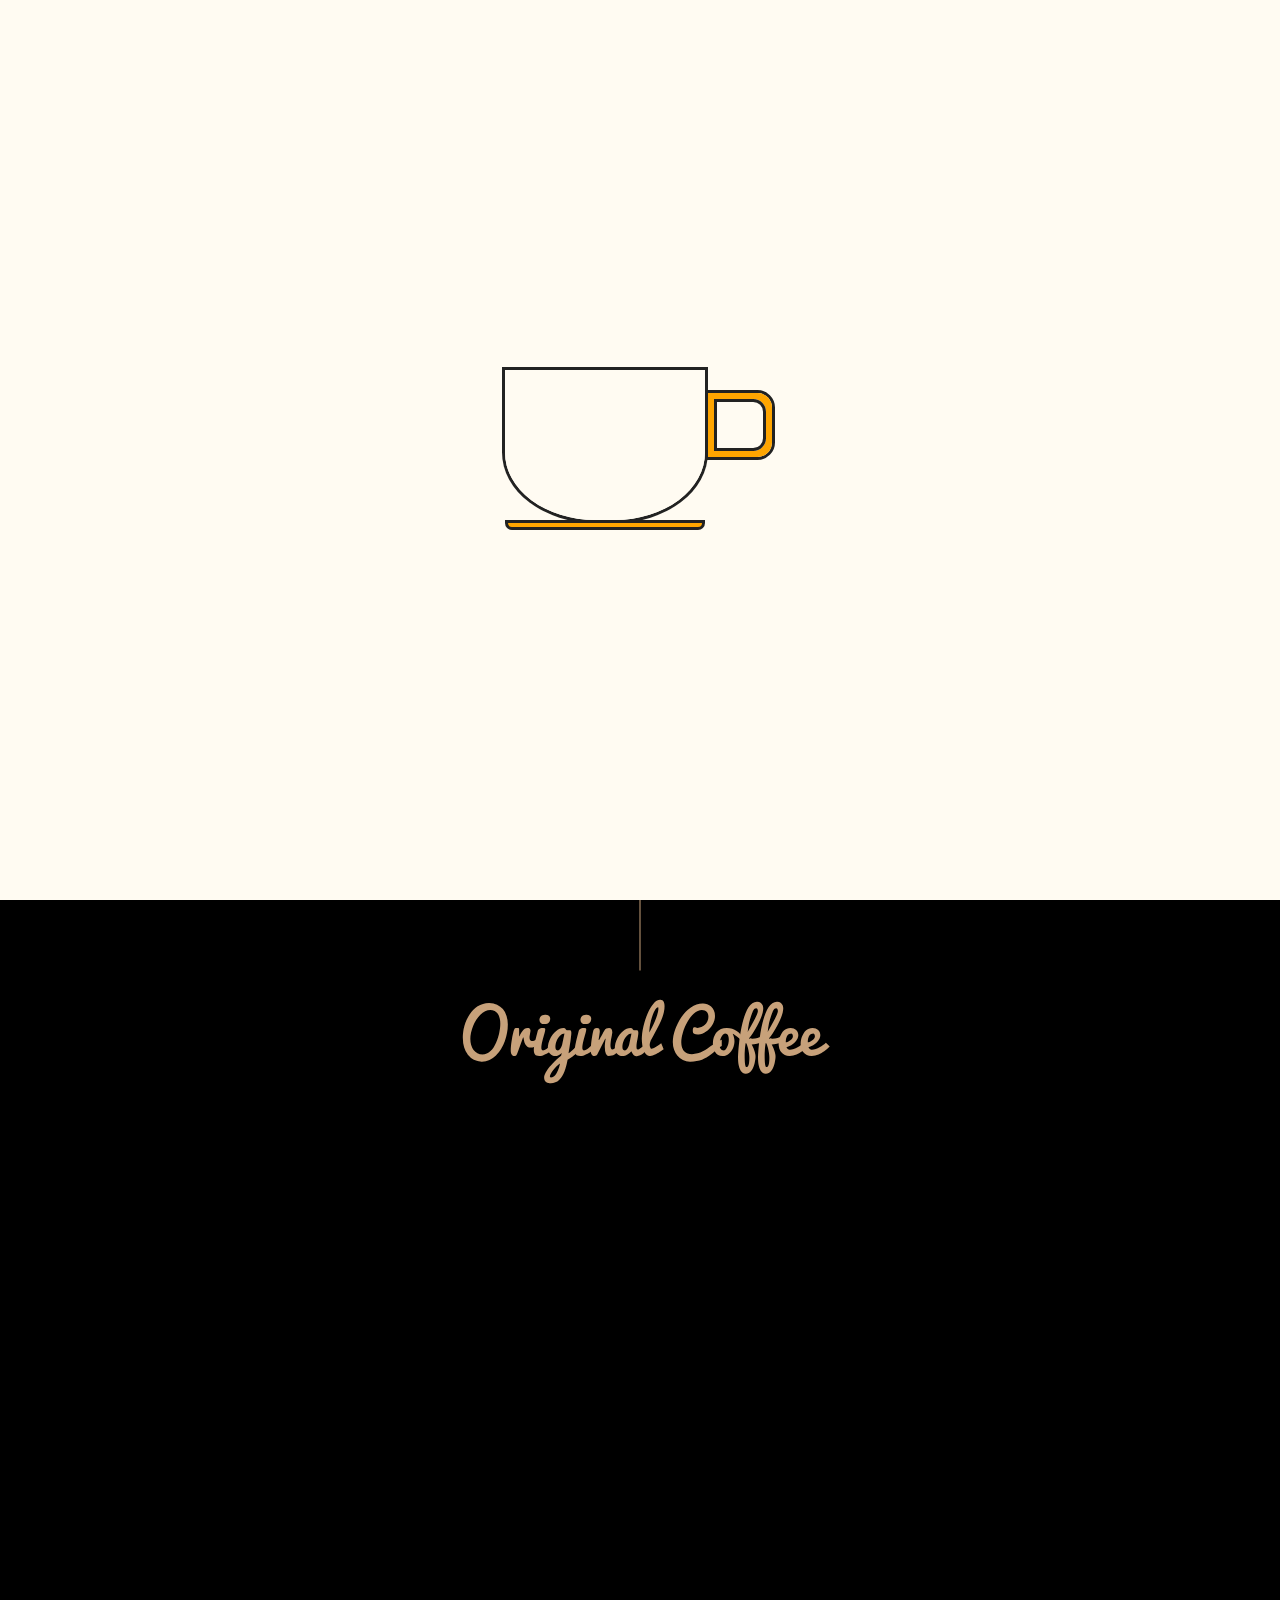
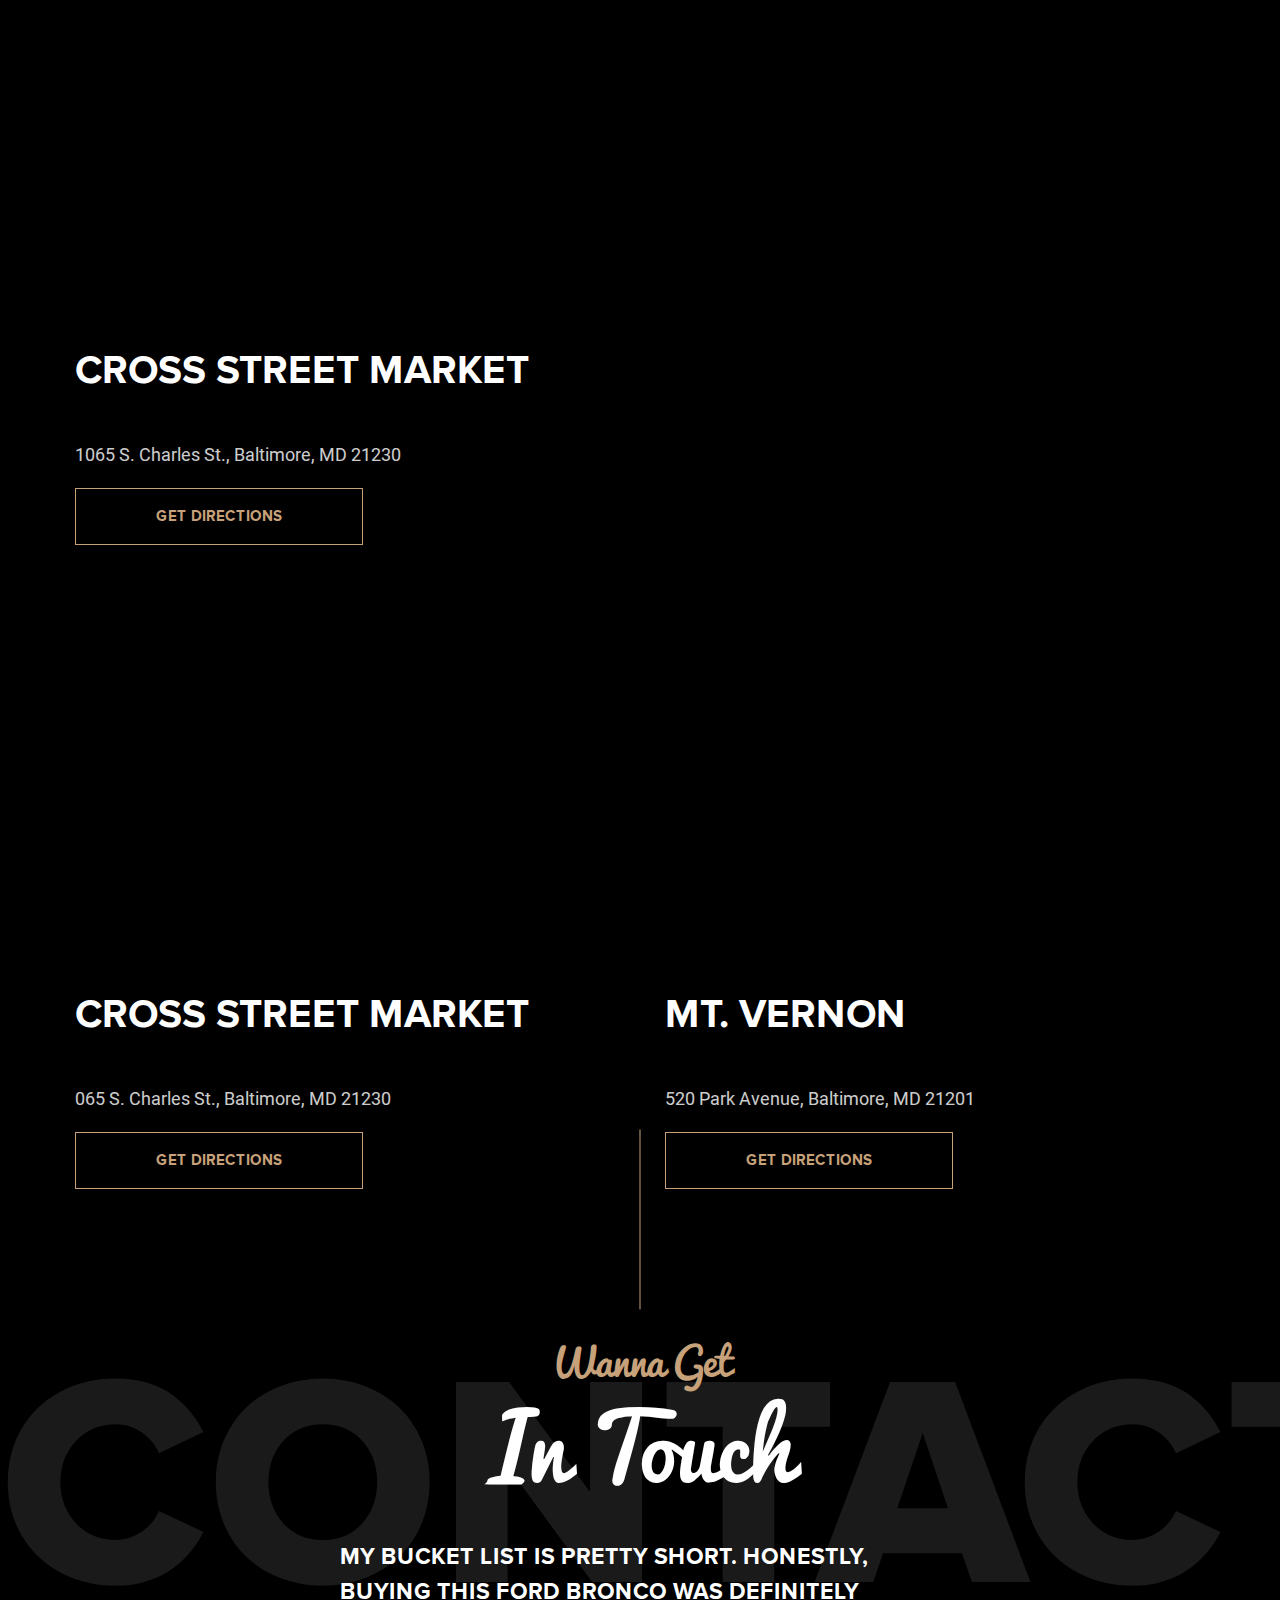
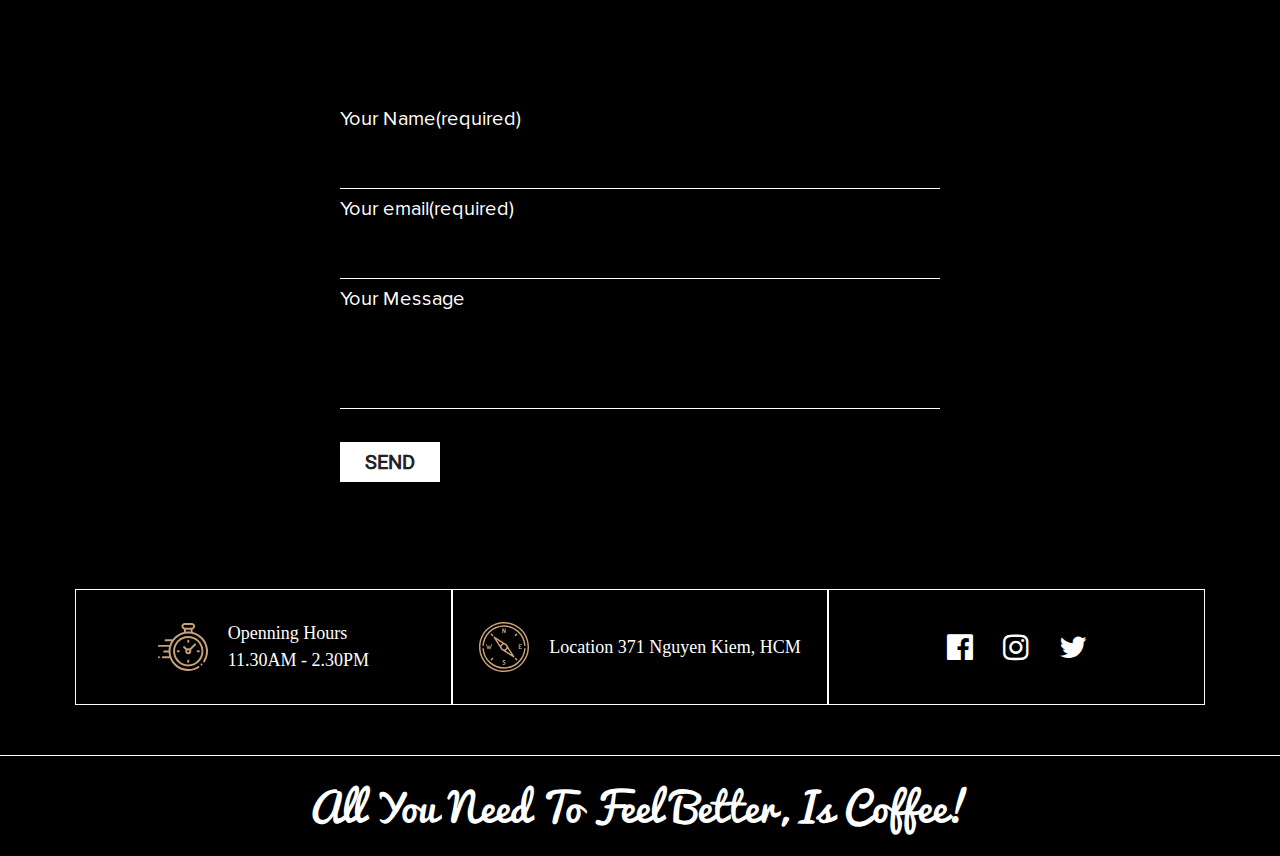
<file: contact.html>
<!DOCTYPE html>
<html class="scrollbar_black">

<head>
    <meta charset="utf-8" />
    <meta name="keywords" content="coffee,foo,drinking" />
    <meta name="description" content="Trang web quảng cáo nhãn hàng cafe" /> 
    <meta http-equiv = "refresh" content="1800">
    <meta name ="viewport" content="width=device-width,initial-scale=1">
    <title>Contact</title>
    <link rel="stylesheet" href="font.css">
    <link rel="stylesheet" href="dest/style.min.css">
    <link rel="stylesheet" href="fontAwesome/css/font-awesome.min.css">
</head>

<body id="contact">
    <div class="loader">
        <div class="loader_box">
            <div class="cup">
                <div class="body">
                </div>
                <div class="bottom"></div>
            </div>
            <div class="handle">
                <div class="solid"></div>
            </div>
        </div>
    </div>
    <nav class="nav-style-2 active">
        <div class="container navigator_container">
            <div class="nav_line">
                <ul class="nav_list">
                    <li><a href="index.html" class="nav-link nav-text color-white">Home</a></li>
                    <li><a href="about.html" class="nav-link nav-text color-white">About</a></li>
                    <li><a class="nav-text nav-link color-white"href="gallery.html">Gallery</a></li>
                    <li><a class="nav-text nav-link color-white active"href="contact.html">Contact</a></li>
                </ul>
                <ul class="nav_list">
                    <li><a href="" class="nav-text nav-link color-white"><i class="fa fa-facebook-official"></i></a></li>
                    <li><a href="" class="nav-text nav-link color-white"><i class="fa fa-instagram" aria-hidden="true"></i></a></li>
                    <li><a href="" class="nav-text nav-link color-white"><i class="fa fa-twitter" aria-hidden="true"></i></a></li>
                    <li class="phone"><p class="nav-text color-white">036.515.1354</p></li>
                    <li class="_3dots _3dots-white click"><span></span><span></span><span></span></li>
                </ul>
            </div>
        </div>
        <div class="head_logo">
            <div class="img">
                <img src="img/logo4.jpg" alt="logo" />
            </div>
        </div>
    </nav>
    <nav class="navigator nav_scroll nav-back-black">
        <div class="container">
            <div class="nav_line">
                <ul class="nav_list">
                    <li><a href="index.html" class="nav-link nav-text color-white">Home</a></li>
                    <li><a href="about.html" class="nav-link nav-text color-white">About</a></li>
                </ul>
                <ul class="nav_list">
                    <li><a class="nav-text nav-link color-white"href="gallery.html">Galery</a></li>
                    <li><a class="nav-text nav-link color-white active"href="contact.html">contact</a></li>
                    <li class="_3dots _3dots-white click"><span></span><span></span><span></span></li>
                </ul>
            </div>  
        </div>
        <div class="head_logo">
            <div class="img">
                <img src="img/logo3.jpg" alt="logo" />
            </div>
        </div>
    </nav>
    <!-- End nav-->
    <main>
        <section class="banner">
            <div class="box words">
                <strong>Make a</strong>
                <h2>contact</h2>
            </div>
            <img src="img/2.jpg" alt="">
            <div class="bg-bot">
                <img src="img/bg.png" alt="bg" />
            </div>
        </section>
        <section class="branch">
            <div class="container">
                <h2 class="h2_contact">Original Coffee</h2>
                <div class="grid">
                    <div class="grid_item main">
                        <div class="grid_item-img">
                            <img src="img/22.jpg" alt="shop" />
                        </div>
                        <div class="grid_item-box story_box">
                            <h3>Cross Street Market</h3>
                            <p>1065 S. Charles St., Baltimore, MD 21230</p>
                            <a class="a-btn" target="_blank" href="https://l.facebook.com/l.php?u=https%3A%2F%2Fgoo.gl%2Fmaps%2FBM466dXozsSDxp696%3Ffbclid%3DIwAR1ijVr1SIt2_7F3mYoVdid-HUXwKuzwH6p30f05ino0T3-L6-NgSfs8te8&h=AT2M-uawjEICwUXjk8Hjab2gg3VzGaEd98esudi7iXW3RsEYgGEqm4G6JbU-ntg3l3AO-N4C5Zrzd_gFCHj6Ng4y2RbKTuazKZ2sooDLDeZGkhWKP-Fvx3E58g4Sk1PUjvtRKQ">Get Directions</a>
                        </div>
                    </div>
                    <div class="grid_item">
                        <div class="grid_item-img">
                            <img src="img/20.jpg" alt="shop" />
                        </div>
                        <div class="grid_item-box story_box">
                            <h3>Cross Street MARKEt</h3>
                            <p>065 S. Charles St., Baltimore, MD 21230</p>
                            <a class="a-btn" target="_blank" href="https://l.facebook.com/l.php?u=https%3A%2F%2Fgoo.gl%2Fmaps%2FBM466dXozsSDxp696%3Ffbclid%3DIwAR1ijVr1SIt2_7F3mYoVdid-HUXwKuzwH6p30f05ino0T3-L6-NgSfs8te8&h=AT2M-uawjEICwUXjk8Hjab2gg3VzGaEd98esudi7iXW3RsEYgGEqm4G6JbU-ntg3l3AO-N4C5Zrzd_gFCHj6Ng4y2RbKTuazKZ2sooDLDeZGkhWKP-Fvx3E58g4Sk1PUjvtRKQ">Get Directions</a>
                        </div>
                    </div>
                    <div class="grid_item">
                        <div class="grid_item-img">
                            <img src="img/21.jpg" alt="shop" />
                        </div>
                        <div class="grid_item-box story_box">
                            <h3>MT. VERNON</h3>
                            <p>520 Park Avenue, Baltimore, MD 21201</p>
                            <a class="a-btn" target="_blank" href="https://l.facebook.com/l.php?u=https%3A%2F%2Fgoo.gl%2Fmaps%2FBM466dXozsSDxp696%3Ffbclid%3DIwAR1ijVr1SIt2_7F3mYoVdid-HUXwKuzwH6p30f05ino0T3-L6-NgSfs8te8&h=AT2M-uawjEICwUXjk8Hjab2gg3VzGaEd98esudi7iXW3RsEYgGEqm4G6JbU-ntg3l3AO-N4C5Zrzd_gFCHj6Ng4y2RbKTuazKZ2sooDLDeZGkhWKP-Fvx3E58g4Sk1PUjvtRKQ">Get Directions</a>
                        </div>
                    </div>
                </div>
            </div>
        </section>
        <section class="form">
            <div class="form_box">
                <div class="form_box-text">
                    <h2 class="h2_contact"><strong>Wanna get</strong> in touch</h2>
                    <p>My bucket list is pretty short. Honestly, buying this Ford Bronco was definitely</p>
                </div>
                <form action="" class="form_box-inputs">
                    <div class="item">
                        <label for="">Your Name(required)</label><br />
                        <input type="text" name="name"/>
                    </div>
                    <div class="item">
                        <label for="">Your email(required)</label><br />
                        <input type="email" name="email"/>
                    </div>
                    <div class="item">
                        <label for="">Your Message</label><br />
                        <textarea name="message"></textarea>
                    </div>
                    <div class="item">
                        <input type="submit" value="SEND"/>
                    </div>
                </form>
            </div>
            <div class="text_run">
                <p>Contact us now</p>
            </div>
        </section>
    </main>
    <div class="subnav nav-back-black">
        <ul class="subnav_list">
            <li class="subnav_list-item">
                <a class="subnav_list-link" href="index.html">Home</a>
            </li>
            <li class="subnav_list-item">
                <a class="subnav_list-link" href="about.html">About</a>
            </li>
            <li class="subnav_list-item">
                <a class="subnav_list-link" href="gallery.html">Gallery</a>
            </li>
            <li class="subnav_list-item">
                <a class="subnav_list-link" href="contact.html">contact</a>
            </li>
        </ul>
        <div class="subnav_close">
            <div class="close click">
                <span></span>
            </div>
        </div>
    </div>
    <div class="backtop white">
        <?xml version="1.0" encoding="iso-8859-1"?>
                    <svg class="click" version="1.1" id="Capa_1" xmlns="http://www.w3.org/2000/svg" xmlns:xlink="http://www.w3.org/1999/xlink" x="0px" y="0px"
                        viewBox="0 0 512.002 512.002" style="enable-background:new 0 0 512.002 512.002;" xml:space="preserve">
                    <g>
                        <g>
                            <path d="M388.425,241.951L151.609,5.79c-7.759-7.733-20.321-7.72-28.067,0.04c-7.74,7.759-7.72,20.328,0.04,28.067l222.72,222.105
                                L123.574,478.106c-7.759,7.74-7.779,20.301-0.04,28.061c3.883,3.89,8.97,5.835,14.057,5.835c5.074,0,10.141-1.932,14.017-5.795
                                l236.817-236.155c3.737-3.718,5.834-8.778,5.834-14.05S392.156,245.676,388.425,241.951z"/>
                        </g>
                    </g>
                    <g>
                    </g>
                    <g>
                    </g>
                    <g>
                    </g>
                    <g>
                    </g>
                    <g>
                    </g>
                    <g>
                    </g>
                    <g>
                    </g>
                    <g>
                    </g>
                    <g>
                    </g>
                    <g>
                    </g>
                    <g>
                    </g>
                    <g>
                    </g>
                    <g>
                    </g>
                    <g>
                    </g>
                    <g>
                    </g>
                    </svg>
    </div>
    <footer class ="footer_black">
        <section class="footer_time">
            <div class="container">
                <div class="time foot_item">
                <svg xmlns="http://www.w3.org/2000/svg" xmlns:xlink="http://www.w3.org/1999/xlink" version="1.1" id="Layer_1" x="0px" y="0px" viewBox="0 0 511.992 511.992" style="enable-background:new 0 0 511.992 511.992;" xml:space="preserve" width="512" height="512">
                    <g id="XMLID_806_">
                        <g id="XMLID_386_">
                            <path id="XMLID_389_" d="M511.005,279.646c-4.597-46.238-25.254-89.829-58.168-122.744    c-28.128-28.127-62.556-46.202-98.782-54.239V77.255c14.796-3.681,25.794-17.074,25.794-32.993c0-18.748-15.252-34-34-34h-72    c-18.748,0-34,15.252-34,34c0,15.918,10.998,29.311,25.793,32.993v25.479c-36.115,8.071-70.429,26.121-98.477,54.169    c-6.138,6.138-11.798,12.577-16.979,19.269c-0.251-0.019-0.502-0.038-0.758-0.038H78.167c-5.522,0-10,4.477-10,10s4.478,10,10,10    h58.412c-7.332,12.275-13.244,25.166-17.744,38.436H10c-5.522,0-10,4.477-10,10s4.478,10,10,10h103.184    c-2.882,12.651-4.536,25.526-4.963,38.437H64c-5.522,0-10,4.477-10,10s4.478,10,10,10h44.54    c0.844,12.944,2.925,25.82,6.244,38.437H50c-5.522,0-10,4.477-10,10s4.478,10,10,10h71.166    c9.81,25.951,25.141,50.274,45.999,71.132c32.946,32.946,76.582,53.608,122.868,58.181c6.606,0.652,13.217,0.975,19.819,0.975    c39.022,0,77.548-11.293,110.238-32.581c4.628-3.014,5.937-9.209,2.923-13.837s-9.209-5.937-13.837-2.923    c-71.557,46.597-167.39,36.522-227.869-23.957c-70.962-70.962-70.962-186.425,0-257.388c70.961-70.961,186.424-70.961,257.387,0    c60.399,60.4,70.529,156.151,24.086,227.673c-3.008,4.632-1.691,10.826,2.94,13.833c4.634,3.008,10.826,1.691,13.833-2.941    C504.367,371.396,515.537,325.241,511.005,279.646z M259.849,44.263c0-7.72,6.28-14,14-14h72c7.72,0,14,6.28,14,14s-6.28,14-14,14    h-1.794h-68.413h-1.793C266.129,58.263,259.849,51.982,259.849,44.263z M285.642,99.296V78.263h48.413v20.997    C317.979,97.348,301.715,97.36,285.642,99.296z"/>
                            <path id="XMLID_391_" d="M445.77,425.5c-2.64,0-5.21,1.07-7.069,2.93c-1.87,1.86-2.931,4.44-2.931,7.07    c0,2.63,1.061,5.21,2.931,7.07c1.859,1.87,4.43,2.93,7.069,2.93c2.63,0,5.2-1.06,7.07-2.93c1.86-1.86,2.93-4.44,2.93-7.07    c0-2.63-1.069-5.21-2.93-7.07C450.97,426.57,448.399,425.5,445.77,425.5z"/>
                            <path id="XMLID_394_" d="M310.001,144.609c-85.538,0-155.129,69.59-155.129,155.129s69.591,155.129,155.129,155.129    s155.129-69.59,155.129-155.129S395.539,144.609,310.001,144.609z M310.001,434.867c-74.511,0-135.129-60.619-135.129-135.129    s60.618-135.129,135.129-135.129S445.13,225.228,445.13,299.738S384.512,434.867,310.001,434.867z"/>
                            <path id="XMLID_397_" d="M373.257,222.34l-49.53,49.529c-4.142-2.048-8.801-3.205-13.726-3.205c-4.926,0-9.584,1.157-13.726,3.205    l-22.167-22.167c-3.906-3.905-10.236-3.905-14.143,0c-3.905,3.905-3.905,10.237,0,14.142l22.167,22.167    c-2.049,4.142-3.205,8.801-3.205,13.726c0,17.134,13.939,31.074,31.074,31.074s31.074-13.94,31.074-31.074    c0-4.925-1.157-9.584-3.205-13.726l48.076-48.076v0l1.453-1.453c3.905-3.905,3.905-10.237,0-14.142    S377.164,218.435,373.257,222.34z M310.001,310.812c-6.106,0-11.074-4.968-11.074-11.074s4.968-11.074,11.074-11.074    s11.074,4.968,11.074,11.074S316.107,310.812,310.001,310.812z"/>
                            <path id="XMLID_398_" d="M416.92,289.86h-9.265c-5.522,0-10,4.477-10,10s4.478,10,10,10h9.265c5.522,0,10-4.477,10-10    S422.442,289.86,416.92,289.86z"/>
                            <path id="XMLID_399_" d="M212.346,289.616h-9.264c-5.522,0-10,4.477-10,10s4.478,10,10,10h9.264c5.522,0,10-4.477,10-10    S217.868,289.616,212.346,289.616z"/>
                            <path id="XMLID_400_" d="M310.123,212.083c5.522,0,10-4.477,10-10v-9.264c0-5.523-4.478-10-10-10s-10,4.477-10,10v9.264    C300.123,207.606,304.601,212.083,310.123,212.083z"/>
                            <path id="XMLID_424_" d="M309.879,387.393c-5.522,0-10,4.477-10,10v9.264c0,5.523,4.478,10,10,10s10-4.477,10-10v-9.264    C319.879,391.87,315.401,387.393,309.879,387.393z"/>
                            <path id="XMLID_425_" d="M10,351.44c-2.63,0-5.21,1.07-7.07,2.93c-1.86,1.86-2.93,4.44-2.93,7.07c0,2.64,1.069,5.21,2.93,7.07    s4.44,2.93,7.07,2.93s5.21-1.07,7.069-2.93c1.86-1.86,2.931-4.44,2.931-7.07s-1.07-5.21-2.931-7.07    C15.21,352.51,12.63,351.44,10,351.44z"/>
                        </g>
                    </g>
                    </svg>
                    <div class="foot_item-info">
                        <span>Openning Hours</span>
                        <span>11.30AM - 2.30PM</span>
                    </div>
                </div>
                <div class="address foot_item">
                    <svg version="1.1" id="Capa_1" xmlns="http://www.w3.org/2000/svg" xmlns:xlink="http://www.w3.org/1999/xlink" x="0px" y="0px"
	 viewBox="0 0 512 512" style="enable-background:new 0 0 512 512;" xml:space="preserve">
<g>
	<g>
		<path d="M390.967,121.033c-2.934-2.934-7.693-2.934-10.627,0l-12.044,12.044c-2.935,2.934-2.935,7.693,0,10.627
			c1.467,1.467,3.39,2.201,5.314,2.201c1.924,0,3.846-0.734,5.314-2.201l12.044-12.044
			C393.902,128.726,393.902,123.967,390.967,121.033z"/>
	</g>
</g>
<g>
	<g>
		<path d="M143.704,368.296c-2.934-2.934-7.693-2.934-10.627,0l-12.044,12.044c-2.935,2.934-2.935,7.693,0,10.627
			c1.467,1.467,3.39,2.201,5.313,2.201c1.923,0,3.846-0.734,5.314-2.201l12.044-12.044
			C146.639,375.989,146.639,371.23,143.704,368.296z"/>
	</g>
</g>
<g>
	<g>
		<path d="M390.968,380.34l-12.045-12.044c-2.934-2.934-7.693-2.934-10.627,0c-2.935,2.934-2.935,7.693,0,10.627l12.044,12.044
			c1.467,1.467,3.39,2.201,5.314,2.201c1.924,0,3.846-0.734,5.314-2.201C393.903,388.033,393.903,383.274,390.968,380.34z"/>
	</g>
</g>
<g>
	<g>
		<path d="M143.704,133.077l-12.044-12.044c-2.934-2.934-7.693-2.934-10.627,0c-2.935,2.934-2.935,7.693,0,10.627l12.044,12.044
			c1.467,1.467,3.39,2.201,5.314,2.201s3.846-0.734,5.314-2.201C146.639,140.77,146.639,136.011,143.704,133.077z"/>
	</g>
</g>
<g>
	<g>
		<path d="M126.864,227.335c-1.376,0-2.614,0.481-2.958,1.788l-10.868,37.281l-5.846-23.936c-0.413-1.72-2.408-2.477-4.334-2.477
			c-1.995,0-3.989,0.757-4.402,2.477l-5.846,23.936l-10.868-37.281c-0.344-1.307-1.582-1.788-2.957-1.788
			c-2.545,0-5.709,1.582-5.709,3.577c0,0.275,0.069,0.619,0.138,0.825l13.619,43.265c0.619,2.064,3.233,3.027,5.847,3.027
			c2.545,0,5.227-0.963,5.709-3.027l4.471-18.571l4.402,18.571c0.482,2.064,3.164,3.027,5.709,3.027
			c2.614,0,5.159-0.963,5.846-3.027l13.619-43.265c0.068-0.206,0.137-0.55,0.137-0.825
			C132.573,228.917,129.409,227.335,126.864,227.335z"/>
	</g>
</g>
<g>
	<g>
		<path d="M435.621,269.774h-19.466V255.95h10.455c1.926,0,2.82-1.857,2.82-3.439c0-1.857-1.032-3.577-2.82-3.577h-10.455v-13.756
			h19.466v-0.001c1.788,0,2.82-1.857,2.82-3.99c0-1.857-0.894-3.852-2.82-3.852h-24.487c-1.995,0-3.92,0.963-3.92,2.82v44.641
			c0,1.857,1.926,2.82,3.92,2.82h24.487c1.926,0,2.82-1.995,2.82-3.852C438.441,271.631,437.409,269.774,435.621,269.774z"/>
	</g>
</g>
<g>
	<g>
		<path d="M268.208,65.255c-2.27,0-4.471,0.825-4.471,2.751v27.651L250.462,70c-2.133-4.058-3.439-4.746-6.672-4.746
			c-2.27,0-4.471,0.894-4.471,2.82v44.641c0,1.857,2.201,2.82,4.471,2.82c2.201,0,4.471-0.963,4.471-2.82V85.064l14.788,27.651
			c1.17,2.132,3.027,2.82,5.159,2.82c2.201,0,4.471-0.963,4.471-2.82V68.006C272.679,66.08,270.409,65.255,268.208,65.255z"/>
	</g>
</g>
<g>
	<g>
		<path d="M249.878,402.005c0-3.302,2.82-5.296,7.773-5.296c5.778,0,7.36,2.614,9.492,2.614c2.477,0,3.577-3.164,3.577-4.746
			c0-4.54-9.011-5.502-13.069-5.502c-7.91,0-16.714,3.508-16.714,13.757c0,16.301,22.08,13.137,22.08,23.455
			c-0.001,4.124-3.578,5.982-7.705,5.982c-7.016,0-8.873-5.296-11.693-5.296c-2.132,0-3.921,2.889-3.921,4.815
			c0,3.989,6.879,8.529,15.889,8.529c9.492,0,16.371-5.09,16.371-14.926C271.958,407.576,249.878,410.534,249.878,402.005z"/>
	</g>
</g>
<g>
	<g>
		<path d="M437.02,74.98C388.667,26.629,324.38,0,256,0S123.333,26.629,74.98,74.98C26.629,123.333,0,187.62,0,256
			s26.629,132.667,74.98,181.02C123.333,485.371,187.62,512,256,512s132.667-26.629,181.02-74.98
			C485.371,388.667,512,324.38,512,256S485.371,123.333,437.02,74.98z M426.392,426.392
			C380.879,471.906,320.366,496.971,256,496.971s-124.879-25.065-170.392-70.579C40.094,380.879,15.029,320.366,15.029,256
			S40.094,131.121,85.608,85.608C131.121,40.094,191.634,15.029,256,15.029s124.879,25.065,170.392,70.579
			c45.514,45.513,70.579,106.026,70.579,170.392S471.906,380.879,426.392,426.392z"/>
	</g>
</g>
<g>
	<g>
		<path d="M477.301,237.189c-4.639-55.283-29.716-106.542-70.613-144.333C365.556,54.846,312.041,33.913,256,33.913
			c-56.095,0-109.649,20.968-150.796,59.042C64.288,130.815,39.24,182.148,34.673,237.5c-0.341,4.136,2.736,7.765,6.872,8.107
			c0.21,0.017,0.419,0.026,0.626,0.026c3.87,0,7.157-2.971,7.481-6.897c4.257-51.594,27.611-99.449,65.76-134.749
			C153.773,68.491,203.701,48.943,256,48.943c52.248,0,102.141,19.515,140.488,54.951c38.131,35.236,61.512,83.021,65.837,134.551
			c0.347,4.136,3.984,7.208,8.116,6.86C474.577,244.958,477.648,241.324,477.301,237.189z"/>
	</g>
</g>
<g>
	<g>
		<path d="M470.471,266.06c-4.132-0.336-7.762,2.747-8.096,6.884c-4.182,51.665-27.506,99.597-65.675,134.966
			c-38.377,35.562-88.345,55.147-140.7,55.147c-52.366,0-102.342-19.592-140.723-55.168c-38.173-35.384-61.49-83.331-65.657-135.01
			c-0.334-4.137-3.959-7.218-8.094-6.887c-4.137,0.334-7.22,3.957-6.886,8.094c4.47,55.442,29.479,106.876,70.42,144.825
			c41.168,38.16,94.773,59.175,150.94,59.175c56.155,0,109.751-21.007,150.915-59.153c40.936-37.934,65.953-89.35,70.439-144.777
			C477.689,270.02,474.608,266.395,470.471,266.06z"/>
	</g>
</g>
<g>
	<g>
		<path d="M361.496,351.122l-67.458-106.024c-3.752-13.07-14.066-23.383-27.135-27.136l-106.025-67.458
			c-2.971-1.891-6.857-1.464-9.347,1.026c-2.49,2.49-2.917,6.376-1.026,9.347l67.458,106.024
			c3.752,13.07,14.066,23.384,27.136,27.136l106.025,67.458c1.239,0.79,2.638,1.175,4.03,1.175c1.941,0,3.865-0.75,5.316-2.201
			C362.96,357.979,363.387,354.093,361.496,351.122z M229.871,226.311c-0.146,0.129-0.298,0.252-0.442,0.383
			c-0.955,0.867-1.868,1.78-2.736,2.736c-0.131,0.145-0.255,0.297-0.384,0.443c-0.296,0.336-0.593,0.672-0.878,1.018
			c-0.16,0.194-0.31,0.396-0.467,0.593c-0.244,0.308-0.49,0.614-0.725,0.93c-0.163,0.219-0.317,0.445-0.475,0.668
			c-0.216,0.303-0.435,0.604-0.642,0.913c-0.159,0.237-0.309,0.481-0.463,0.722c-0.194,0.303-0.391,0.605-0.578,0.914
			c-0.152,0.252-0.294,0.51-0.44,0.765c-0.176,0.307-0.354,0.612-0.521,0.924c-0.142,0.265-0.275,0.535-0.412,0.803
			c-0.158,0.311-0.318,0.62-0.468,0.935c-0.131,0.276-0.254,0.557-0.379,0.836c-0.141,0.316-0.284,0.631-0.417,0.952
			c-0.032,0.077-0.069,0.152-0.101,0.229L181.33,181.33l59.747,38.014c-0.077,0.032-0.152,0.068-0.229,0.101
			c-0.321,0.134-0.638,0.277-0.955,0.419c-0.278,0.124-0.558,0.246-0.832,0.377c-0.317,0.151-0.629,0.312-0.941,0.471
			c-0.266,0.135-0.534,0.267-0.797,0.409c-0.314,0.169-0.621,0.348-0.93,0.525c-0.254,0.145-0.51,0.286-0.76,0.437
			c-0.311,0.188-0.615,0.386-0.921,0.582c-0.239,0.153-0.48,0.301-0.715,0.459c-0.313,0.21-0.616,0.431-0.923,0.649
			c-0.219,0.156-0.442,0.308-0.658,0.468c-0.32,0.238-0.63,0.488-0.943,0.735c-0.193,0.153-0.391,0.3-0.581,0.456
			C230.545,225.716,230.208,226.014,229.871,226.311z M254.59,280.505c-0.128-0.007-0.255-0.02-0.383-0.029
			c-0.346-0.025-0.692-0.056-1.036-0.096c-0.143-0.017-0.284-0.035-0.426-0.054c-0.334-0.044-0.666-0.096-0.998-0.154
			c-0.138-0.024-0.277-0.048-0.415-0.074c-0.351-0.068-0.701-0.146-1.049-0.228c-8.947-2.144-16.003-9.197-18.149-18.143
			c-0.084-0.352-0.162-0.704-0.231-1.059c-0.026-0.136-0.049-0.273-0.073-0.41c-0.058-0.333-0.11-0.667-0.155-1.002
			c-0.019-0.141-0.038-0.282-0.054-0.424c-0.04-0.345-0.07-0.691-0.096-1.037c-0.009-0.128-0.022-0.254-0.029-0.382
			c-0.027-0.47-0.043-0.94-0.043-1.41c0-13.536,11.012-24.548,24.548-24.548c0.47,0,0.941,0.016,1.41,0.043
			c0.13,0.007,0.259,0.02,0.388,0.03c0.343,0.025,0.686,0.055,1.028,0.095c0.146,0.017,0.291,0.036,0.437,0.056
			c0.329,0.044,0.656,0.095,0.983,0.152c0.143,0.025,0.287,0.049,0.429,0.077c0.343,0.066,0.684,0.142,1.024,0.223
			c8.959,2.139,16.024,9.199,18.17,18.155c0.083,0.348,0.161,0.698,0.229,1.049c0.027,0.138,0.05,0.276,0.074,0.415
			c0.058,0.332,0.11,0.664,0.154,0.998c0.019,0.142,0.038,0.284,0.054,0.426c0.04,0.345,0.07,0.69,0.096,1.036
			c0.009,0.128,0.022,0.255,0.029,0.383c0.027,0.47,0.043,0.94,0.043,1.41c0,13.536-11.012,24.548-24.548,24.548
			C255.529,280.548,255.059,280.532,254.59,280.505z M270.924,292.657c0.077-0.032,0.152-0.068,0.229-0.101
			c0.321-0.134,0.638-0.277,0.955-0.419c0.278-0.124,0.558-0.246,0.832-0.377c0.317-0.151,0.629-0.312,0.941-0.471
			c0.266-0.135,0.534-0.268,0.797-0.409c0.315-0.169,0.624-0.349,0.934-0.527c0.252-0.144,0.507-0.285,0.755-0.435
			c0.314-0.189,0.62-0.389,0.928-0.586c0.236-0.151,0.475-0.298,0.708-0.454c0.315-0.212,0.622-0.434,0.931-0.655
			c0.216-0.155,0.437-0.304,0.65-0.463c0.326-0.242,0.642-0.496,0.96-0.749c0.187-0.148,0.379-0.291,0.563-0.443
			c0.362-0.298,0.713-0.607,1.063-0.917c0.132-0.116,0.269-0.227,0.399-0.345c0.957-0.868,1.871-1.782,2.739-2.739
			c0.118-0.13,0.229-0.267,0.345-0.399c0.31-0.351,0.62-0.702,0.917-1.063c0.152-0.184,0.294-0.376,0.443-0.563
			c0.252-0.318,0.506-0.634,0.748-0.96c0.159-0.213,0.308-0.433,0.463-0.65c0.22-0.309,0.443-0.616,0.655-0.931
			c0.156-0.233,0.303-0.472,0.454-0.708c0.197-0.308,0.397-0.614,0.586-0.928c0.15-0.249,0.29-0.503,0.435-0.755
			c0.178-0.31,0.357-0.618,0.527-0.934c0.141-0.263,0.273-0.531,0.409-0.797c0.159-0.313,0.32-0.624,0.471-0.941
			c0.131-0.275,0.253-0.554,0.377-0.832c0.142-0.317,0.285-0.633,0.418-0.955c0.032-0.077,0.069-0.152,0.101-0.229l38.014,59.746
			L270.924,292.657z"/>
	</g>
</g>
<g>
</g>
<g>
</g>
<g>
</g>
<g>
</g>
<g>
</g>
<g>
</g>
<g>
</g>
<g>
</g>
<g>
</g>
<g>
</g>
<g>
</g>
<g>
</g>
<g>
</g>
<g>
</g>
<g>
</g>
                    </svg>
                    <div class="foot_item-info">
                        <span>Location 371 Nguyen Kiem, HCM</span>
                    </div>
                </div>
                <div class="social foot_item">
                    <a href=""><i class="fa fa-facebook-official"></i></a>
                    <a href=""><i class="fa fa-instagram" aria-hidden="true"></i></a>
                    <a href=""><i class="fa fa-twitter" aria-hidden="true"></i></a>
                </div>
            </div>
        </section>
        <section class="footer_slogan">
            <h3>All you need to feel better, is coffee!</h3>
        </section>
    </footer>
    <script src="js/libs/jsmain.min.js"></script>
    
    <script src="dest/main.js"></script>
    <script src="dest/contact.js"></script>
</body>

</html>
</file>
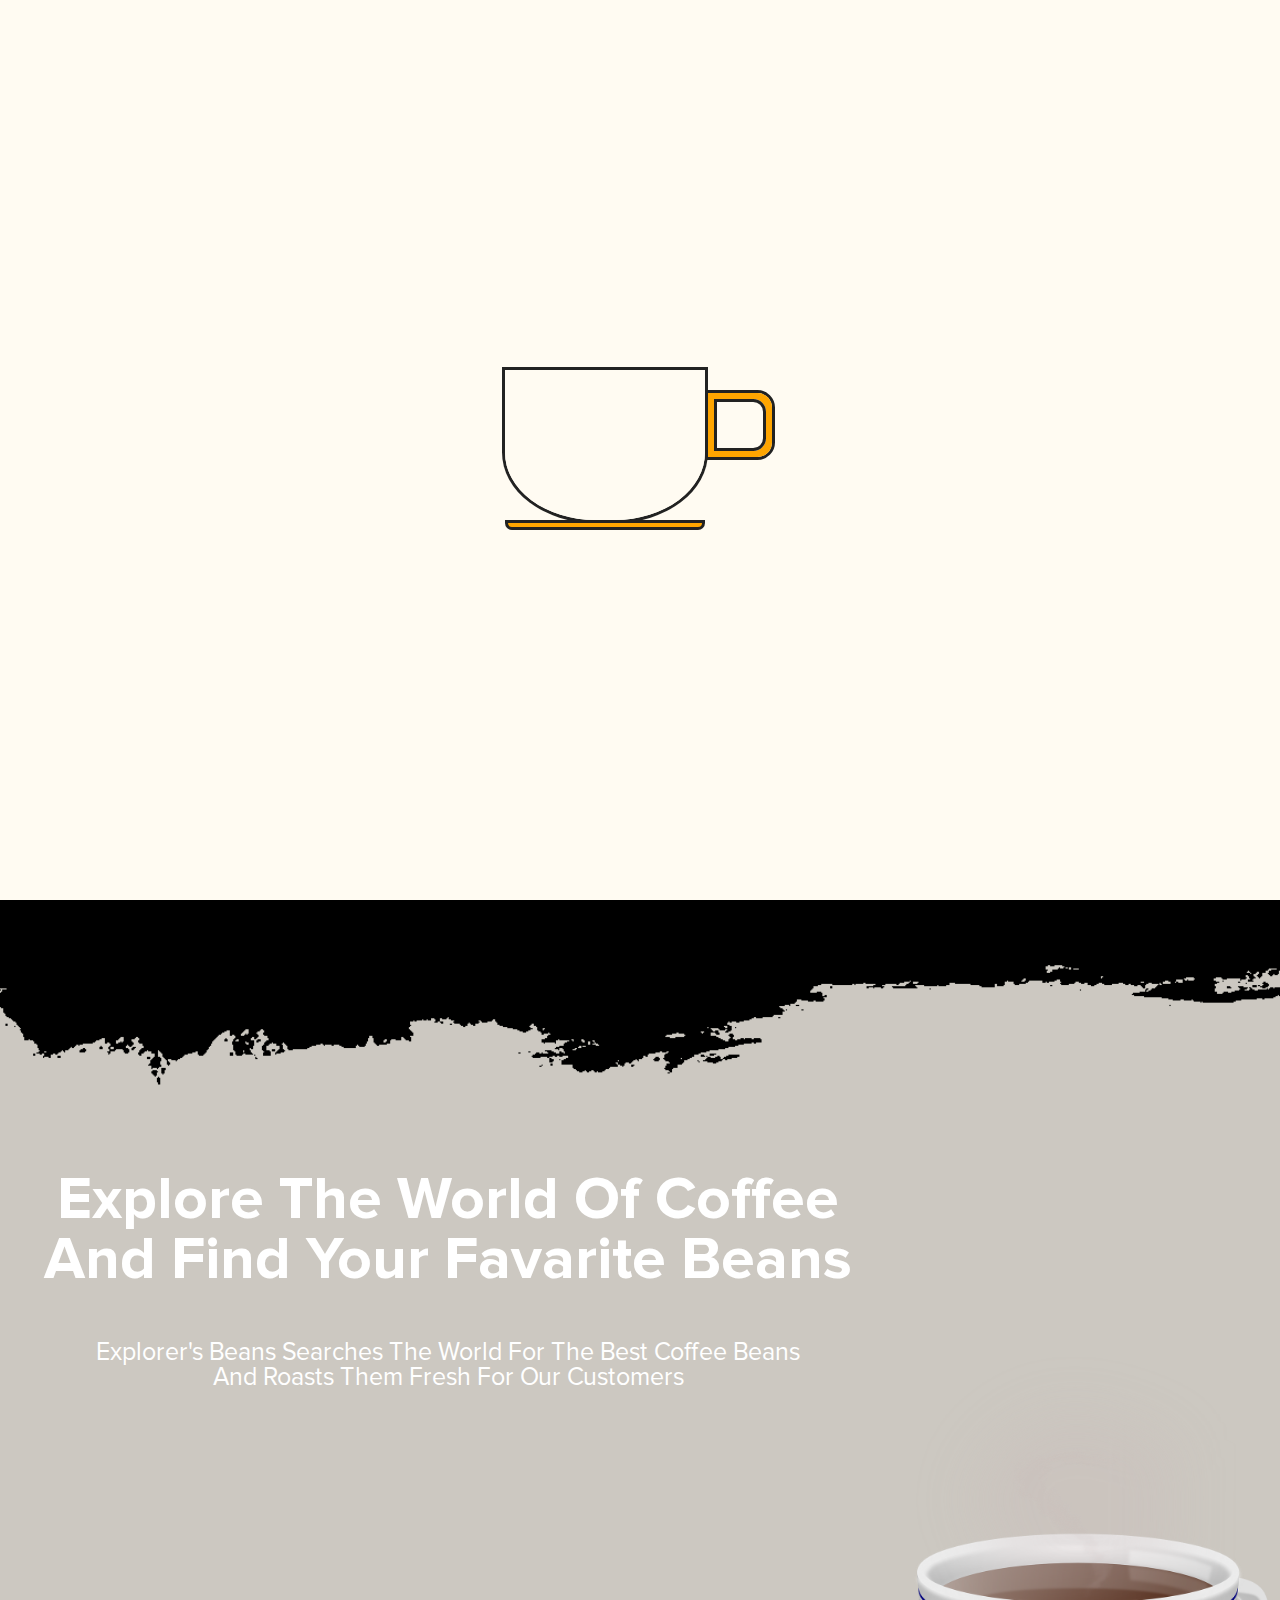
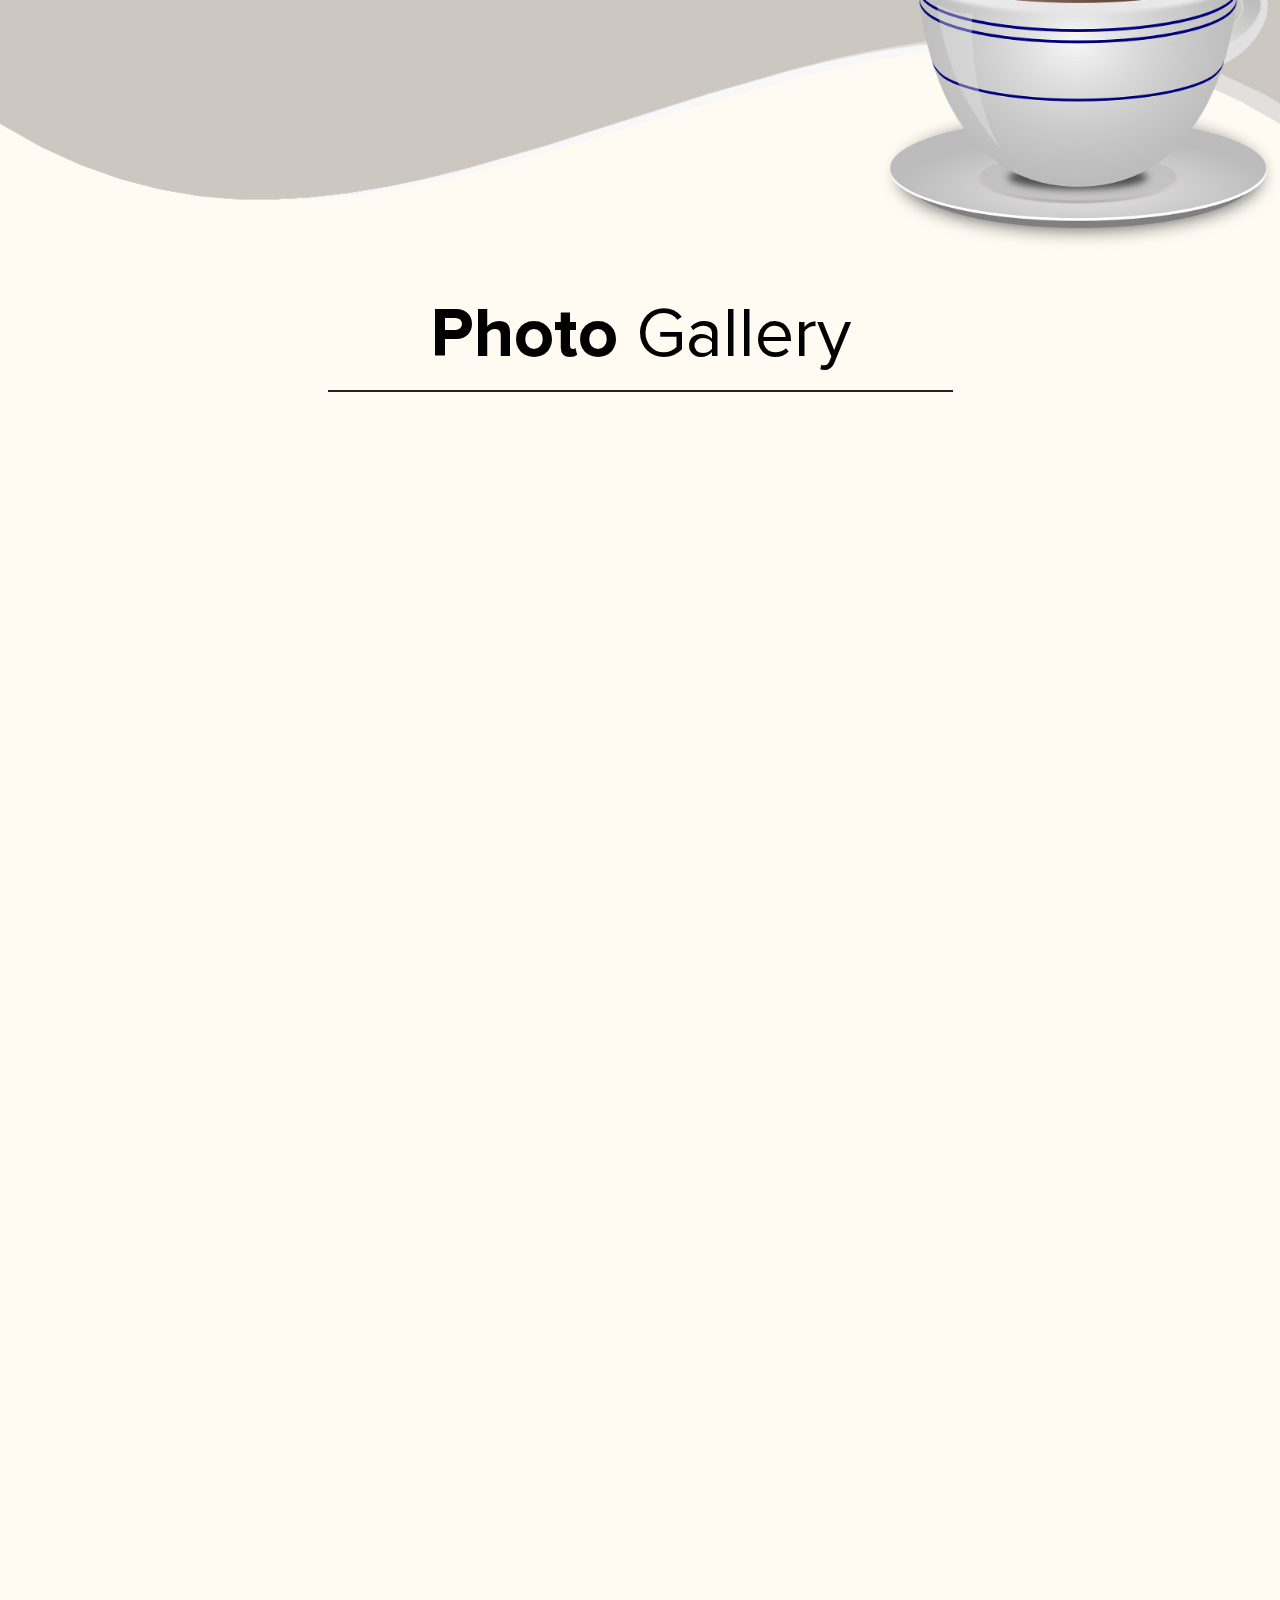
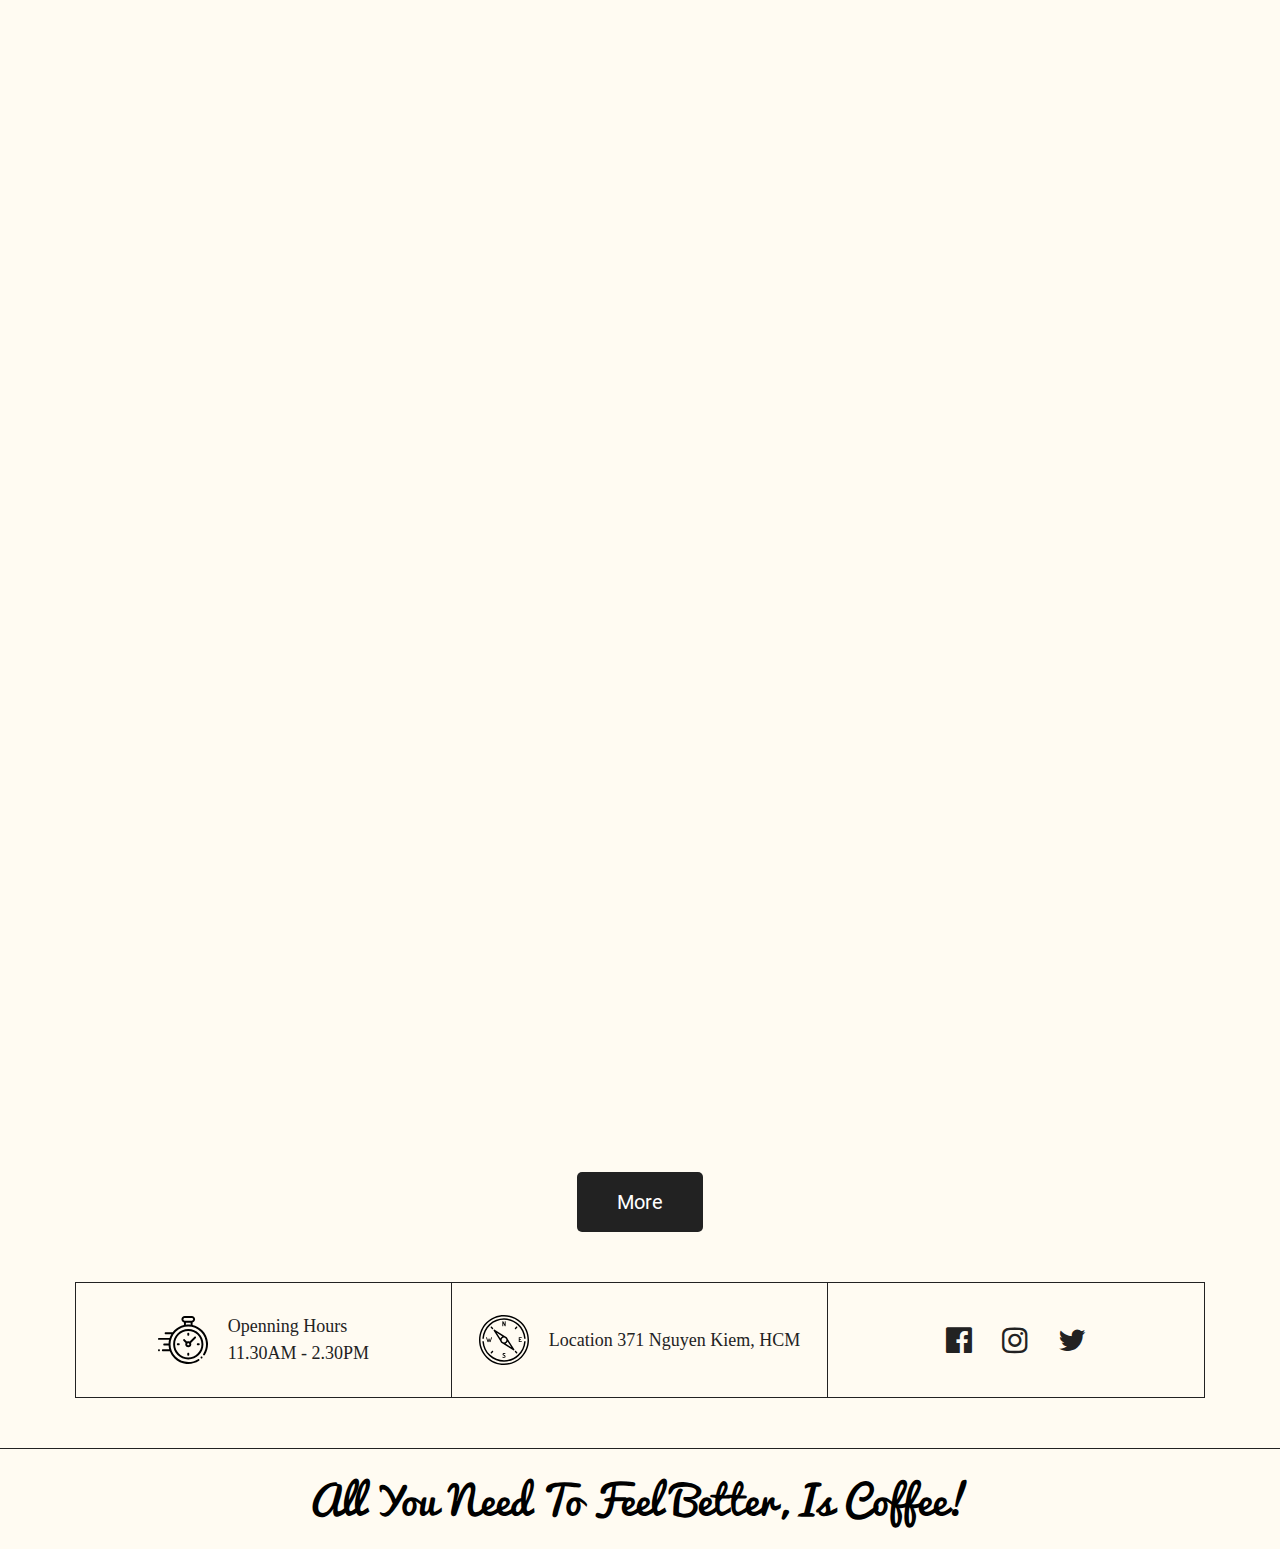
<file: gallery.html>
<!DOCTYPE html>
<html>

<head>
    <meta charset="utf-8" />
    <meta name="keywords" content="coffee,foo,drinking" />
    <meta name="description" content="Trang web quảng cáo nhãn hàng cafe" /> 
    <meta http-equiv = "refresh" content="1800">
    <meta name ="viewport" content="width=device-width,initial-scale=1">
    <title>Gallery</title>
    <link rel="stylesheet" href="font.css">
    <link rel="stylesheet" href="dest/style.min.css">
    <link rel="stylesheet" href="fontAwesome/css/font-awesome.min.css">
</head>


<body id="gallery">
    <nav class="nav-style-3 active">
        <div class="container navigator_container">
            <div class="nav_line">
                <ul class="nav_list">
                    <li><a href="index.html" class="nav-link nav-text color-hover">Home</a></li>
                    <li><a href="about.html" class="nav-link nav-text color-hover">About</a></li>
                    <li><a class="nav-text nav-link color-hover active"href="gallery.html">Gallery</a></li>
                    <li><a class="nav-text nav-link color-hover"href="contact.html">Contact</a></li>
                </ul>
                <ul class="nav_list">
                    <li><a href="" class="nav-text nav-link color-hover"><i class="fa fa-facebook-official"></i></a></li>
                    <li><a href="" class="nav-text nav-link color-hover"><i class="fa fa-instagram" aria-hidden="true"></i></a></li>
                    <li><a href="" class="nav-text nav-link color-hover"><i class="fa fa-twitter" aria-hidden="true"></i></a></li>
                    <li class="phone"><p class="nav-text color-hover">036.515.1354</p></li>
                    <li class="_3dots _3dots-white click"><span></span><span></span><span></span></li>
                </ul>
            </div>
        </div>
        <div class="head_logo">
            <div class="img">
                <img src="img/logo5.jpg" alt="">
            </div>
        </div>
    </nav>
    <nav class="navigator nav_scroll nav-back-main">
        <div class="container">
            <div class="nav_line">
                <ul class="nav_list">
                    <li><a href="index.html" class="nav-link nav-text color-black">Home</a></li>
                    <li><a href="about.html" class="nav-link nav-text color-black">About</a></li>
                </ul>
                <ul class="nav_list">
                    <li><a class="nav-text nav-link color-black active"href="gallery.html">Galery</a></li>
                    <li><a class="nav-text nav-link color-black"href="contact.html">Contact</a></li>
                    <li class="_3dots _3dots-black click"><span></span><span></span><span></span></li>
                </ul>
            </div>  
        </div>
        <div class="head_logo">
            <div class="img">
                <img src="img/logo3.jpg" alt="">
            </div>
        </div>
    </nav>
    <main>
        <section class="bannerS">
            <div class="bannerS_box">
                <div class="bannerS_box-item active">
                    <div class="h2">
                        <h2 class="active">coffee share with friends</h2>
                        <h2>COFFEE MAKES US SEVERE</h2>
                        <h2>COFFEE IS THE BEST THING</h2>
                        <h2>All you need is coffee</h2>
                    </div>
                    <div class="p">
                        <p class="active">Craft beer elit seitan exercitation, photo booth et 8-bit kale chips proident chillwave deep 
                        v laborum. Aliquip veniam delectus.</p>
                        <p>Craft beer elit seitan exercitation, photo booth et 8-bit kale chips proident chillwave deep 
                            v laborum. Aliquip veniam delectus.</p>
                        <p>Craft beer elit seitan exercitation, photo booth et 8-bit kale chips proident chillwave deep 
                            v laborum. Aliquip veniam delectus.</p>
                        <p>Craft beer elit seitan exercitation, photo booth et 8-bit kale chips proident chillwave deep 
                            v laborum. Aliquip veniam delectus.</p>
                    </div>
                    <div class="animateBtn">
                        <div class="line"></div>
                        <a href="index.html" class="show"><span>Learn More</span></a>
                    </div>
                </div>
            </div>
            <div class="bannerS_img">
                <div class="bannerS_img-item active">
                    <div class="box-img">
                        <img src="img/23.jpg" alt="">
                    </div>
                </div>
                <div class="bannerS_img-item">
                    <div class="box-img">
                        <img src="img/24.jpg" alt="">
                    </div>
                </div>
                <div class="bannerS_img-item">
                    <div class="box-img">
                        <img src="img/25.jpg" alt="">
                    </div>
                </div>
                <div class="bannerS_img-item">
                    <div class="box-img">
                        <img src="img/12.jpg" alt="">
                    </div>
                </div>
            </div>
            <div class="bannerS_control">
                <div class="bannerS_control-btn prev none">
                    <?xml version="1.0" encoding="iso-8859-1"?>
                    <svg class="click" version="1.1" id="Capa_1" xmlns="http://www.w3.org/2000/svg" xmlns:xlink="http://www.w3.org/1999/xlink" x="0px" y="0px"
                        viewBox="0 0 512.002 512.002" style="enable-background:new 0 0 512.002 512.002;" xml:space="preserve">
                    <g>
                        <g>
                            <path d="M388.425,241.951L151.609,5.79c-7.759-7.733-20.321-7.72-28.067,0.04c-7.74,7.759-7.72,20.328,0.04,28.067l222.72,222.105
                                L123.574,478.106c-7.759,7.74-7.779,20.301-0.04,28.061c3.883,3.89,8.97,5.835,14.057,5.835c5.074,0,10.141-1.932,14.017-5.795
                                l236.817-236.155c3.737-3.718,5.834-8.778,5.834-14.05S392.156,245.676,388.425,241.951z"/>
                        </g>
                    </g>
                    <g>
                    </g>
                    <g>
                    </g>
                    <g>
                    </g>
                    <g>
                    </g>
                    <g>
                    </g>
                    <g>
                    </g>
                    <g>
                    </g>
                    <g>
                    </g>
                    <g>
                    </g>
                    <g>
                    </g>
                    <g>
                    </g>
                    <g>
                    </g>
                    <g>
                    </g>
                    <g>
                    </g>
                    <g>
                    </g>
                    </svg>
                </div>
                <div class="bannerS_control-btn next">
                    <?xml version="1.0" encoding="iso-8859-1"?>
                    <svg class="click" version="1.1" id="Capa_1" xmlns="http://www.w3.org/2000/svg" xmlns:xlink="http://www.w3.org/1999/xlink" x="0px" y="0px"
	 viewBox="0 0 512.002 512.002" style="enable-background:new 0 0 512.002 512.002;" xml:space="preserve">
<g>
	<g>
		<path d="M388.425,241.951L151.609,5.79c-7.759-7.733-20.321-7.72-28.067,0.04c-7.74,7.759-7.72,20.328,0.04,28.067l222.72,222.105
			L123.574,478.106c-7.759,7.74-7.779,20.301-0.04,28.061c3.883,3.89,8.97,5.835,14.057,5.835c5.074,0,10.141-1.932,14.017-5.795
			l236.817-236.155c3.737-3.718,5.834-8.778,5.834-14.05S392.156,245.676,388.425,241.951z"/>
	</g>
</g>
<g>
</g>
<g>
</g>
<g>
</g>
<g>
</g>
<g>
</g>
<g>
</g>
<g>
</g>
<g>
</g>
<g>
</g>
<g>
</g>
<g>
</g>
<g>
</g>
<g>
</g>
<g>
</g>
<g>
</g>
                    </svg>
                </div>
            </div>
        </section>
        <section class="nature">
            <div class="bg-top">
                <img src="img/bg.png" alt="">
            </div>
            <div class="nature_img">
                <div class="box">
                    <p>Explore the world of Coffee and find your favarite beans</p>
                    <span>Explorer's Beans searches the World for the Best coffee beans</span>
                    <br>
                    <span>and Roasts Them Fresh for Our Customers</span>
                </div>
                <div class="nature_img-bg">
                    <img src="img/bg3.png" alt="">
                </div>
            </div>
            <div class="nature_cup">
                <img src="img/cup.png" alt="">
            </div>
            
        </section>
        <section class="album">
            <div class="container-fluid">
                <div class="album_title">
                    <h3>Photo <span>Gallery</span> </h3>
                </div>
                <div class="album_img">
                        <div class="item">
                            <img src="img/av1.jpg" alt="">
                            <div class="nen"></div>
                        </div>
                        <div class="item">
                            <img src="img/av2.jpg" alt="">
                            <div class="nen"></div>
                        </div>
                        <div class="item">
                            <img src="img/10.jpg" alt="">
                            <div class="nen"></div>
                        </div>
                        <div class="item">
                            <img src="img/3.jpg" alt="">
                            <div class="nen"></div>
                        </div>
                        <div class="item">
                            <img src="img/13.jpg" alt="">
                            <div class="nen"></div>
                        </div>
                        <div class="item">
                            <img src="img/av3.jpg" alt="">
                            <div class="nen"></div>
                        </div>
                        <div class="item">
                            <img src="img/15.jpg" alt="">
                            <div class="nen"></div>
                        </div>
                        <div class="item">
                            <img src="img/16.jpg" alt="">
                            <div class="nen"></div>
                        </div>
                        <div class="item">
                            <img src="img/17.jpg" alt="">
                            <div class="nen"></div>
                        </div>
                        <div class="item">
                            <img src="img/18.jpg" alt="">
                            <div class="nen"></div>
                        </div>
                        <div class="item">
                            <img src="img/19.jpg" alt="">
                            <div class="nen"></div>
                        </div>
                        <div class="item">
                            <img src="img/20.jpg" alt="">
                            <div class="nen"></div>
                        </div>
                        <div class="item">
                            <img src="img/5.jpg" alt="">
                            <div class="nen"></div>
                        </div>
                        <div class="item">
                            <img src="img/6.jpg" alt="">
                            <div class="nen"></div>
                        </div>
                        <div class="item">
                            <img src="img/7.jpg" alt="">
                            <div class="nen"></div>
                        </div>
                        <div class="item">
                            <img src="img/8.jpg" alt="">
                            <div class="nen"></div>
                        </div>
                        <div class="item">
                            <img src="img/9.jpg" alt="">
                            <div class="nen"></div>
                        </div>
                        <div class="item">
                            <img src="img/10.jpg" alt="">
                            <div class="nen"></div>
                        </div>
                        <div class="item">
                            <img src="img/11.jpg" alt="">
                            <div class="nen"></div>
                        </div>
                        <div class="item">
                            <img src="img/12.jpg" alt="">
                            <div class="nen"></div>
                        </div>
                </div>
                <div class="album_btn">
                    <a href="">more</a>
                </div>
            </div>
        </section>
    </main>
    <div class="subnav nav-back-main">
        <ul class="subnav_list">
            <li class="subnav_list-item">
                <a class="subnav_list-link" href="index.html">Home</a>
            </li>
            <li class="subnav_list-item">
                <a class="subnav_list-link" href="about.html">About</a>
            </li>
            <li class="subnav_list-item">
                <a class="subnav_list-link" href="gallery.html">Gallery</a>
            </li>
            <li class="subnav_list-item">
                <a class="subnav_list-link" href="contact.html">contact</a>
            </li>
        </ul>
        <div class="subnav_close">
            <div class="close click">
                <span></span>
            </div>
        </div>
    </div>
    <footer>
        <section class="footer_time">
            <div class="container">
                <div class="time foot_item">
                <svg xmlns="http://www.w3.org/2000/svg" xmlns:xlink="http://www.w3.org/1999/xlink" version="1.1" id="Layer_1" x="0px" y="0px" viewBox="0 0 511.992 511.992" style="enable-background:new 0 0 511.992 511.992;" xml:space="preserve" width="512" height="512">
                    <g id="XMLID_806_">
                        <g id="XMLID_386_">
                            <path id="XMLID_389_" d="M511.005,279.646c-4.597-46.238-25.254-89.829-58.168-122.744    c-28.128-28.127-62.556-46.202-98.782-54.239V77.255c14.796-3.681,25.794-17.074,25.794-32.993c0-18.748-15.252-34-34-34h-72    c-18.748,0-34,15.252-34,34c0,15.918,10.998,29.311,25.793,32.993v25.479c-36.115,8.071-70.429,26.121-98.477,54.169    c-6.138,6.138-11.798,12.577-16.979,19.269c-0.251-0.019-0.502-0.038-0.758-0.038H78.167c-5.522,0-10,4.477-10,10s4.478,10,10,10    h58.412c-7.332,12.275-13.244,25.166-17.744,38.436H10c-5.522,0-10,4.477-10,10s4.478,10,10,10h103.184    c-2.882,12.651-4.536,25.526-4.963,38.437H64c-5.522,0-10,4.477-10,10s4.478,10,10,10h44.54    c0.844,12.944,2.925,25.82,6.244,38.437H50c-5.522,0-10,4.477-10,10s4.478,10,10,10h71.166    c9.81,25.951,25.141,50.274,45.999,71.132c32.946,32.946,76.582,53.608,122.868,58.181c6.606,0.652,13.217,0.975,19.819,0.975    c39.022,0,77.548-11.293,110.238-32.581c4.628-3.014,5.937-9.209,2.923-13.837s-9.209-5.937-13.837-2.923    c-71.557,46.597-167.39,36.522-227.869-23.957c-70.962-70.962-70.962-186.425,0-257.388c70.961-70.961,186.424-70.961,257.387,0    c60.399,60.4,70.529,156.151,24.086,227.673c-3.008,4.632-1.691,10.826,2.94,13.833c4.634,3.008,10.826,1.691,13.833-2.941    C504.367,371.396,515.537,325.241,511.005,279.646z M259.849,44.263c0-7.72,6.28-14,14-14h72c7.72,0,14,6.28,14,14s-6.28,14-14,14    h-1.794h-68.413h-1.793C266.129,58.263,259.849,51.982,259.849,44.263z M285.642,99.296V78.263h48.413v20.997    C317.979,97.348,301.715,97.36,285.642,99.296z"/>
                            <path id="XMLID_391_" d="M445.77,425.5c-2.64,0-5.21,1.07-7.069,2.93c-1.87,1.86-2.931,4.44-2.931,7.07    c0,2.63,1.061,5.21,2.931,7.07c1.859,1.87,4.43,2.93,7.069,2.93c2.63,0,5.2-1.06,7.07-2.93c1.86-1.86,2.93-4.44,2.93-7.07    c0-2.63-1.069-5.21-2.93-7.07C450.97,426.57,448.399,425.5,445.77,425.5z"/>
                            <path id="XMLID_394_" d="M310.001,144.609c-85.538,0-155.129,69.59-155.129,155.129s69.591,155.129,155.129,155.129    s155.129-69.59,155.129-155.129S395.539,144.609,310.001,144.609z M310.001,434.867c-74.511,0-135.129-60.619-135.129-135.129    s60.618-135.129,135.129-135.129S445.13,225.228,445.13,299.738S384.512,434.867,310.001,434.867z"/>
                            <path id="XMLID_397_" d="M373.257,222.34l-49.53,49.529c-4.142-2.048-8.801-3.205-13.726-3.205c-4.926,0-9.584,1.157-13.726,3.205    l-22.167-22.167c-3.906-3.905-10.236-3.905-14.143,0c-3.905,3.905-3.905,10.237,0,14.142l22.167,22.167    c-2.049,4.142-3.205,8.801-3.205,13.726c0,17.134,13.939,31.074,31.074,31.074s31.074-13.94,31.074-31.074    c0-4.925-1.157-9.584-3.205-13.726l48.076-48.076v0l1.453-1.453c3.905-3.905,3.905-10.237,0-14.142    S377.164,218.435,373.257,222.34z M310.001,310.812c-6.106,0-11.074-4.968-11.074-11.074s4.968-11.074,11.074-11.074    s11.074,4.968,11.074,11.074S316.107,310.812,310.001,310.812z"/>
                            <path id="XMLID_398_" d="M416.92,289.86h-9.265c-5.522,0-10,4.477-10,10s4.478,10,10,10h9.265c5.522,0,10-4.477,10-10    S422.442,289.86,416.92,289.86z"/>
                            <path id="XMLID_399_" d="M212.346,289.616h-9.264c-5.522,0-10,4.477-10,10s4.478,10,10,10h9.264c5.522,0,10-4.477,10-10    S217.868,289.616,212.346,289.616z"/>
                            <path id="XMLID_400_" d="M310.123,212.083c5.522,0,10-4.477,10-10v-9.264c0-5.523-4.478-10-10-10s-10,4.477-10,10v9.264    C300.123,207.606,304.601,212.083,310.123,212.083z"/>
                            <path id="XMLID_424_" d="M309.879,387.393c-5.522,0-10,4.477-10,10v9.264c0,5.523,4.478,10,10,10s10-4.477,10-10v-9.264    C319.879,391.87,315.401,387.393,309.879,387.393z"/>
                            <path id="XMLID_425_" d="M10,351.44c-2.63,0-5.21,1.07-7.07,2.93c-1.86,1.86-2.93,4.44-2.93,7.07c0,2.64,1.069,5.21,2.93,7.07    s4.44,2.93,7.07,2.93s5.21-1.07,7.069-2.93c1.86-1.86,2.931-4.44,2.931-7.07s-1.07-5.21-2.931-7.07    C15.21,352.51,12.63,351.44,10,351.44z"/>
                        </g>
                    </g>
                    </svg>
                    <div class="foot_item-info">
                        <span>Openning Hours</span>
                        <span>11.30AM - 2.30PM</span>
                    </div>
                </div>
                <div class="address foot_item">
                    <svg version="1.1" id="Capa_1" xmlns="http://www.w3.org/2000/svg" xmlns:xlink="http://www.w3.org/1999/xlink" x="0px" y="0px"
	 viewBox="0 0 512 512" style="enable-background:new 0 0 512 512;" xml:space="preserve">
<g>
	<g>
		<path d="M390.967,121.033c-2.934-2.934-7.693-2.934-10.627,0l-12.044,12.044c-2.935,2.934-2.935,7.693,0,10.627
			c1.467,1.467,3.39,2.201,5.314,2.201c1.924,0,3.846-0.734,5.314-2.201l12.044-12.044
			C393.902,128.726,393.902,123.967,390.967,121.033z"/>
	</g>
</g>
<g>
	<g>
		<path d="M143.704,368.296c-2.934-2.934-7.693-2.934-10.627,0l-12.044,12.044c-2.935,2.934-2.935,7.693,0,10.627
			c1.467,1.467,3.39,2.201,5.313,2.201c1.923,0,3.846-0.734,5.314-2.201l12.044-12.044
			C146.639,375.989,146.639,371.23,143.704,368.296z"/>
	</g>
</g>
<g>
	<g>
		<path d="M390.968,380.34l-12.045-12.044c-2.934-2.934-7.693-2.934-10.627,0c-2.935,2.934-2.935,7.693,0,10.627l12.044,12.044
			c1.467,1.467,3.39,2.201,5.314,2.201c1.924,0,3.846-0.734,5.314-2.201C393.903,388.033,393.903,383.274,390.968,380.34z"/>
	</g>
</g>
<g>
	<g>
		<path d="M143.704,133.077l-12.044-12.044c-2.934-2.934-7.693-2.934-10.627,0c-2.935,2.934-2.935,7.693,0,10.627l12.044,12.044
			c1.467,1.467,3.39,2.201,5.314,2.201s3.846-0.734,5.314-2.201C146.639,140.77,146.639,136.011,143.704,133.077z"/>
	</g>
</g>
<g>
	<g>
		<path d="M126.864,227.335c-1.376,0-2.614,0.481-2.958,1.788l-10.868,37.281l-5.846-23.936c-0.413-1.72-2.408-2.477-4.334-2.477
			c-1.995,0-3.989,0.757-4.402,2.477l-5.846,23.936l-10.868-37.281c-0.344-1.307-1.582-1.788-2.957-1.788
			c-2.545,0-5.709,1.582-5.709,3.577c0,0.275,0.069,0.619,0.138,0.825l13.619,43.265c0.619,2.064,3.233,3.027,5.847,3.027
			c2.545,0,5.227-0.963,5.709-3.027l4.471-18.571l4.402,18.571c0.482,2.064,3.164,3.027,5.709,3.027
			c2.614,0,5.159-0.963,5.846-3.027l13.619-43.265c0.068-0.206,0.137-0.55,0.137-0.825
			C132.573,228.917,129.409,227.335,126.864,227.335z"/>
	</g>
</g>
<g>
	<g>
		<path d="M435.621,269.774h-19.466V255.95h10.455c1.926,0,2.82-1.857,2.82-3.439c0-1.857-1.032-3.577-2.82-3.577h-10.455v-13.756
			h19.466v-0.001c1.788,0,2.82-1.857,2.82-3.99c0-1.857-0.894-3.852-2.82-3.852h-24.487c-1.995,0-3.92,0.963-3.92,2.82v44.641
			c0,1.857,1.926,2.82,3.92,2.82h24.487c1.926,0,2.82-1.995,2.82-3.852C438.441,271.631,437.409,269.774,435.621,269.774z"/>
	</g>
</g>
<g>
	<g>
		<path d="M268.208,65.255c-2.27,0-4.471,0.825-4.471,2.751v27.651L250.462,70c-2.133-4.058-3.439-4.746-6.672-4.746
			c-2.27,0-4.471,0.894-4.471,2.82v44.641c0,1.857,2.201,2.82,4.471,2.82c2.201,0,4.471-0.963,4.471-2.82V85.064l14.788,27.651
			c1.17,2.132,3.027,2.82,5.159,2.82c2.201,0,4.471-0.963,4.471-2.82V68.006C272.679,66.08,270.409,65.255,268.208,65.255z"/>
	</g>
</g>
<g>
	<g>
		<path d="M249.878,402.005c0-3.302,2.82-5.296,7.773-5.296c5.778,0,7.36,2.614,9.492,2.614c2.477,0,3.577-3.164,3.577-4.746
			c0-4.54-9.011-5.502-13.069-5.502c-7.91,0-16.714,3.508-16.714,13.757c0,16.301,22.08,13.137,22.08,23.455
			c-0.001,4.124-3.578,5.982-7.705,5.982c-7.016,0-8.873-5.296-11.693-5.296c-2.132,0-3.921,2.889-3.921,4.815
			c0,3.989,6.879,8.529,15.889,8.529c9.492,0,16.371-5.09,16.371-14.926C271.958,407.576,249.878,410.534,249.878,402.005z"/>
	</g>
</g>
<g>
	<g>
		<path d="M437.02,74.98C388.667,26.629,324.38,0,256,0S123.333,26.629,74.98,74.98C26.629,123.333,0,187.62,0,256
			s26.629,132.667,74.98,181.02C123.333,485.371,187.62,512,256,512s132.667-26.629,181.02-74.98
			C485.371,388.667,512,324.38,512,256S485.371,123.333,437.02,74.98z M426.392,426.392
			C380.879,471.906,320.366,496.971,256,496.971s-124.879-25.065-170.392-70.579C40.094,380.879,15.029,320.366,15.029,256
			S40.094,131.121,85.608,85.608C131.121,40.094,191.634,15.029,256,15.029s124.879,25.065,170.392,70.579
			c45.514,45.513,70.579,106.026,70.579,170.392S471.906,380.879,426.392,426.392z"/>
	</g>
</g>
<g>
	<g>
		<path d="M477.301,237.189c-4.639-55.283-29.716-106.542-70.613-144.333C365.556,54.846,312.041,33.913,256,33.913
			c-56.095,0-109.649,20.968-150.796,59.042C64.288,130.815,39.24,182.148,34.673,237.5c-0.341,4.136,2.736,7.765,6.872,8.107
			c0.21,0.017,0.419,0.026,0.626,0.026c3.87,0,7.157-2.971,7.481-6.897c4.257-51.594,27.611-99.449,65.76-134.749
			C153.773,68.491,203.701,48.943,256,48.943c52.248,0,102.141,19.515,140.488,54.951c38.131,35.236,61.512,83.021,65.837,134.551
			c0.347,4.136,3.984,7.208,8.116,6.86C474.577,244.958,477.648,241.324,477.301,237.189z"/>
	</g>
</g>
<g>
	<g>
		<path d="M470.471,266.06c-4.132-0.336-7.762,2.747-8.096,6.884c-4.182,51.665-27.506,99.597-65.675,134.966
			c-38.377,35.562-88.345,55.147-140.7,55.147c-52.366,0-102.342-19.592-140.723-55.168c-38.173-35.384-61.49-83.331-65.657-135.01
			c-0.334-4.137-3.959-7.218-8.094-6.887c-4.137,0.334-7.22,3.957-6.886,8.094c4.47,55.442,29.479,106.876,70.42,144.825
			c41.168,38.16,94.773,59.175,150.94,59.175c56.155,0,109.751-21.007,150.915-59.153c40.936-37.934,65.953-89.35,70.439-144.777
			C477.689,270.02,474.608,266.395,470.471,266.06z"/>
	</g>
</g>
<g>
	<g>
		<path d="M361.496,351.122l-67.458-106.024c-3.752-13.07-14.066-23.383-27.135-27.136l-106.025-67.458
			c-2.971-1.891-6.857-1.464-9.347,1.026c-2.49,2.49-2.917,6.376-1.026,9.347l67.458,106.024
			c3.752,13.07,14.066,23.384,27.136,27.136l106.025,67.458c1.239,0.79,2.638,1.175,4.03,1.175c1.941,0,3.865-0.75,5.316-2.201
			C362.96,357.979,363.387,354.093,361.496,351.122z M229.871,226.311c-0.146,0.129-0.298,0.252-0.442,0.383
			c-0.955,0.867-1.868,1.78-2.736,2.736c-0.131,0.145-0.255,0.297-0.384,0.443c-0.296,0.336-0.593,0.672-0.878,1.018
			c-0.16,0.194-0.31,0.396-0.467,0.593c-0.244,0.308-0.49,0.614-0.725,0.93c-0.163,0.219-0.317,0.445-0.475,0.668
			c-0.216,0.303-0.435,0.604-0.642,0.913c-0.159,0.237-0.309,0.481-0.463,0.722c-0.194,0.303-0.391,0.605-0.578,0.914
			c-0.152,0.252-0.294,0.51-0.44,0.765c-0.176,0.307-0.354,0.612-0.521,0.924c-0.142,0.265-0.275,0.535-0.412,0.803
			c-0.158,0.311-0.318,0.62-0.468,0.935c-0.131,0.276-0.254,0.557-0.379,0.836c-0.141,0.316-0.284,0.631-0.417,0.952
			c-0.032,0.077-0.069,0.152-0.101,0.229L181.33,181.33l59.747,38.014c-0.077,0.032-0.152,0.068-0.229,0.101
			c-0.321,0.134-0.638,0.277-0.955,0.419c-0.278,0.124-0.558,0.246-0.832,0.377c-0.317,0.151-0.629,0.312-0.941,0.471
			c-0.266,0.135-0.534,0.267-0.797,0.409c-0.314,0.169-0.621,0.348-0.93,0.525c-0.254,0.145-0.51,0.286-0.76,0.437
			c-0.311,0.188-0.615,0.386-0.921,0.582c-0.239,0.153-0.48,0.301-0.715,0.459c-0.313,0.21-0.616,0.431-0.923,0.649
			c-0.219,0.156-0.442,0.308-0.658,0.468c-0.32,0.238-0.63,0.488-0.943,0.735c-0.193,0.153-0.391,0.3-0.581,0.456
			C230.545,225.716,230.208,226.014,229.871,226.311z M254.59,280.505c-0.128-0.007-0.255-0.02-0.383-0.029
			c-0.346-0.025-0.692-0.056-1.036-0.096c-0.143-0.017-0.284-0.035-0.426-0.054c-0.334-0.044-0.666-0.096-0.998-0.154
			c-0.138-0.024-0.277-0.048-0.415-0.074c-0.351-0.068-0.701-0.146-1.049-0.228c-8.947-2.144-16.003-9.197-18.149-18.143
			c-0.084-0.352-0.162-0.704-0.231-1.059c-0.026-0.136-0.049-0.273-0.073-0.41c-0.058-0.333-0.11-0.667-0.155-1.002
			c-0.019-0.141-0.038-0.282-0.054-0.424c-0.04-0.345-0.07-0.691-0.096-1.037c-0.009-0.128-0.022-0.254-0.029-0.382
			c-0.027-0.47-0.043-0.94-0.043-1.41c0-13.536,11.012-24.548,24.548-24.548c0.47,0,0.941,0.016,1.41,0.043
			c0.13,0.007,0.259,0.02,0.388,0.03c0.343,0.025,0.686,0.055,1.028,0.095c0.146,0.017,0.291,0.036,0.437,0.056
			c0.329,0.044,0.656,0.095,0.983,0.152c0.143,0.025,0.287,0.049,0.429,0.077c0.343,0.066,0.684,0.142,1.024,0.223
			c8.959,2.139,16.024,9.199,18.17,18.155c0.083,0.348,0.161,0.698,0.229,1.049c0.027,0.138,0.05,0.276,0.074,0.415
			c0.058,0.332,0.11,0.664,0.154,0.998c0.019,0.142,0.038,0.284,0.054,0.426c0.04,0.345,0.07,0.69,0.096,1.036
			c0.009,0.128,0.022,0.255,0.029,0.383c0.027,0.47,0.043,0.94,0.043,1.41c0,13.536-11.012,24.548-24.548,24.548
			C255.529,280.548,255.059,280.532,254.59,280.505z M270.924,292.657c0.077-0.032,0.152-0.068,0.229-0.101
			c0.321-0.134,0.638-0.277,0.955-0.419c0.278-0.124,0.558-0.246,0.832-0.377c0.317-0.151,0.629-0.312,0.941-0.471
			c0.266-0.135,0.534-0.268,0.797-0.409c0.315-0.169,0.624-0.349,0.934-0.527c0.252-0.144,0.507-0.285,0.755-0.435
			c0.314-0.189,0.62-0.389,0.928-0.586c0.236-0.151,0.475-0.298,0.708-0.454c0.315-0.212,0.622-0.434,0.931-0.655
			c0.216-0.155,0.437-0.304,0.65-0.463c0.326-0.242,0.642-0.496,0.96-0.749c0.187-0.148,0.379-0.291,0.563-0.443
			c0.362-0.298,0.713-0.607,1.063-0.917c0.132-0.116,0.269-0.227,0.399-0.345c0.957-0.868,1.871-1.782,2.739-2.739
			c0.118-0.13,0.229-0.267,0.345-0.399c0.31-0.351,0.62-0.702,0.917-1.063c0.152-0.184,0.294-0.376,0.443-0.563
			c0.252-0.318,0.506-0.634,0.748-0.96c0.159-0.213,0.308-0.433,0.463-0.65c0.22-0.309,0.443-0.616,0.655-0.931
			c0.156-0.233,0.303-0.472,0.454-0.708c0.197-0.308,0.397-0.614,0.586-0.928c0.15-0.249,0.29-0.503,0.435-0.755
			c0.178-0.31,0.357-0.618,0.527-0.934c0.141-0.263,0.273-0.531,0.409-0.797c0.159-0.313,0.32-0.624,0.471-0.941
			c0.131-0.275,0.253-0.554,0.377-0.832c0.142-0.317,0.285-0.633,0.418-0.955c0.032-0.077,0.069-0.152,0.101-0.229l38.014,59.746
			L270.924,292.657z"/>
	</g>
</g>
<g>
</g>
<g>
</g>
<g>
</g>
<g>
</g>
<g>
</g>
<g>
</g>
<g>
</g>
<g>
</g>
<g>
</g>
<g>
</g>
<g>
</g>
<g>
</g>
<g>
</g>
<g>
</g>
<g>
</g>
                    </svg>
                    <div class="foot_item-info">
                        <span>Location 371 Nguyen Kiem, HCM</span>
                    </div>
                </div>
                <div class="social foot_item">
                    <a href=""><i class="fa fa-facebook-official"></i></a>
                    <a href=""><i class="fa fa-instagram" aria-hidden="true"></i></a>
                    <a href=""><i class="fa fa-twitter" aria-hidden="true"></i></a>
                </div>
            </div>
        </section>
        <section class="footer_slogan">
            <h3>All you need to feel better, is coffee!</h3>
        </section>
    </footer>
    <div class="loader">
        <div class="loader_box">
            <div class="cup">
                <div class="body">
                </div>
                <div class="bottom"></div>
            </div>
            <div class="handle">
                <div class="solid"></div>
            </div>
        </div>
    </div>
    <div class="popup">
        <div class="box">
            <img src="img/19.jpg" alt="">
        </div>
        <div class="popup_close">
            <div class="X"></div>
        </div>
    </div>
    <div class="backtop">
        <?xml version="1.0" encoding="iso-8859-1"?>
                    <svg class="click" version="1.1" id="Capa_1" xmlns="http://www.w3.org/2000/svg" xmlns:xlink="http://www.w3.org/1999/xlink" x="0px" y="0px"
                        viewBox="0 0 512.002 512.002" style="enable-background:new 0 0 512.002 512.002;" xml:space="preserve">
                    <g>
                        <g>
                            <path d="M388.425,241.951L151.609,5.79c-7.759-7.733-20.321-7.72-28.067,0.04c-7.74,7.759-7.72,20.328,0.04,28.067l222.72,222.105
                                L123.574,478.106c-7.759,7.74-7.779,20.301-0.04,28.061c3.883,3.89,8.97,5.835,14.057,5.835c5.074,0,10.141-1.932,14.017-5.795
                                l236.817-236.155c3.737-3.718,5.834-8.778,5.834-14.05S392.156,245.676,388.425,241.951z"/>
                        </g>
                    </g>
                    <g>
                    </g>
                    <g>
                    </g>
                    <g>
                    </g>
                    <g>
                    </g>
                    <g>
                    </g>
                    <g>
                    </g>
                    <g>
                    </g>
                    <g>
                    </g>
                    <g>
                    </g>
                    <g>
                    </g>
                    <g>
                    </g>
                    <g>
                    </g>
                    <g>
                    </g>
                    <g>
                    </g>
                    <g>
                    </g>
                    </svg>
    </div>
    <script src="js/libs/jsmain.min.js"></script>
    <script src="dest/main.js"></script>
    <script src="dest/gallery.js"></script>
</body>

</html>
</file>
<file: font.css>
@font-face {
    font-family: 'Rb';
    src: url('font/Roboto-Bold.woff2') format('woff2'),
        url('font/Roboto-Bold.woff') format('woff');
    font-weight: bold;
    font-style: normal;
    font-display: fallback;
}
@font-face {
    font-family: 'Rr';
    src: url('font/Roboto-Regular.woff2') format('woff2'),
        url('font/Roboto-Regular.woff') format('woff');
    font-weight: normal;
    font-style: normal;
    font-display: fallback;
}
@font-face {
    font-family: 'Peb';
    src: url('font/ProximaNovaA-Extrabld.woff2') format('woff2'),
        url('font/ProximaNovaA-Extrabld.woff') format('woff');
    font-weight: bold;
    font-style: normal;
    font-display: fallback;
}
@font-face {
    font-family: 'Pb';
    src: url('font/ProximaNova-Bold.woff2') format('woff2'),
        url('font/ProximaNova-Bold.woff') format('woff');
    font-weight: normal;
    font-style: italic;
    font-display: fallback;
}
@font-face {
    font-family: 'Pr';
    src: url('font/ProximaNova-Regular.woff2') format('woff2'),
        url('font/ProximaNova-Regular.woff') format('woff');
    font-weight: 300;
    font-style: normal;
    font-display: fallback;
}
@font-face {
    font-family: 'Mb';
    src: url('font/Montserrat-Bold.woff2') format('woff2'),
        url('font/Montserrat-Bold.woff') format('woff');
    font-weight: bold;
    font-style: normal;
    font-display: fallback;
}

@font-face {
    font-family: 'Mm';
    src: url('font/Montserrat-Medium.woff2') format('woff2'),
        url('font/Montserrat-Medium.woff') format('woff');
    font-weight: 500;
    font-style: normal;
    font-display: fallback;
}

@font-face {
    font-family: 'Msb';
    src: url('font/Montserrat-SemiBold.woff2') format('woff2'),
        url('font/Montserrat-SemiBold.woff') format('woff');
    font-weight: 600;
    font-style: normal;
    font-display: fallback;
}

@font-face {
    font-family: 'Nn';
    src: url('font/Nickainley-Normal.woff2') format('woff2'),
        url('font/Nickainley-Normal.woff') format('woff');
    font-weight: normal;
    font-style: normal;
    font-display: fallback;
}
@font-face {
    font-family: 'Pc';
    src: url('font/Pacifico-Regular.woff2') format('woff2'),
        url('font/Pacifico-Regular.woff') format('woff');
    font-weight: normal;
    font-style: normal;
    font-display: fallback;
}
@font-face {
    font-family: 'Mbl';
    src: url('font/Montserrat-Black.woff2') format('woff2'),
        url('font/Montserrat-Black.woff') format('woff');
    font-weight: 900;
    font-style: normal;
    font-display: fallback;
}
@font-face {
    font-family: 'S';
    src: url('font/Scripture.woff2') format('woff2'),
        url('font/Scripture.woff') format('woff');
    font-weight: normal;
    font-style: normal;
    font-display: fallback;
}
</file>
<file: dest/style.min.css>
html,body,div,span,iframe,h1,h2,h3,h4,h5,h6,p,pre,a,em,img,small,strong,sub,sup,b,u,i,dl,dt,dd,ol,ul,li,form,label,table,caption,tbody,tfoot,thead,tr,th,td,article,aside,canvas,embed,footer,header,menu,nav,section,audio,video{margin:0;padding:0;border:0;font-size:100%;font:inherit;vertical-align:baseline}article,aside,figcaption,figure,footer,header,menu,nav,section{display:block}body{line-height:1}ol,ul{list-style:none}blockquote,q{quotes:none}table{border-collapse:collapse;border-spacing:0}*::before,*::after{box-sizing:inherit}html,body{--nav_line: 60px;--aboutNav: 100px;--servicePadding: 15px;--padding: 100px;--heightButton: 50px;--bgHeight: 200px}*{box-sizing:border-box;padding:0;margin:0}html ::-webkit-scrollbar,body ::-webkit-scrollbar{width:5px}html .container,body .container{width:100%;padding-right:15px;padding-left:15px;margin-right:auto;margin-left:auto}html .container-fluid,body .container-fluid{width:100%;padding-right:15px;padding-left:15px;margin-right:auto;margin-left:auto}@media (min-width: 576px){html .container,body .container{max-width:540px}}@media (min-width: 768px){html .container,body .container{max-width:720px}}@media (min-width: 992px){html .container,body .container{max-width:960px}}@media (min-width: 1200px){html .container,body .container{max-width:1130px}}body{overflow:hidden}body#home::-webkit-scrollbar-track,body#about::-webkit-scrollbar-track{background-color:#fffbf2}body#home::-webkit-scrollbar-thumb,body#about::-webkit-scrollbar-thumb{background-color:#c7a17a}body#gallery::-webkit-scrollbar-track{background-color:#000}body#gallery::-webkit-scrollbar-thumb{background-color:#fff}body::after{content:"";display:block;width:100vw;height:100vh;float:right;background-color:rgba(0,0,0,0.8);z-index:3;position:absolute;top:0;right:0;opacity:0;pointer-events:none;transition:.2s}body.active::after{opacity:1}html{background-color:#fffbf2}html>#contact{background-color:black}img{max-width:100%}.words{font-family:Rr;color:#fff}.words span{text-transform:uppercase;font-size:15px;letter-spacing:4px;display:block}.words h2{text-transform:uppercase;font-size:65px;margin:30px 0}.words p{font-size:18px;line-height:1.5;margin-bottom:30px}.words .sign{font-family:S;font-size:50px;text-transform:capitalize}.words strong{font-family:Pc;text-transform:capitalize;font-size:60px;color:#c7a17a;display:block;transform:translateY(100px) scale(0);transition:.4s;transition-delay:.4s}.words strong.show{transform:translateY(0) scale(1)}@media (max-width: 991px){.words h2{font-size:50px}.words a{padding:15px 50px}.words strong{font-size:50px}}@media (max-width: 767px){.words span{letter-spacing:2px}.words h2{font-size:40px;margin:20px 0}.words strong{font-size:40px}}@media (max-width: 575px){.words{text-align:center}.words h2{font-size:30px}.words span{font-size:12px}.words strong{font-size:30px}}.a-btn{color:#fff;text-decoration:none;font-size:15px;text-transform:uppercase;border:1px solid white;padding:20px 80px;transition:.4s;display:inline-block;transform:scale(1)}.a-btn:hover{background-color:#c7a17a}.color-white{color:white}.color-white::after{background-color:white}.color-black{color:#222}.color-black::after{background-color:#222}.color-hover{color:#c7a17a}.color-hover::after{background-color:#c7a17a}.nav-back-main{background-color:#fffbf2;border-bottom:1px solid #222}.nav-back-black{background-color:#000;border-bottom:1px solid white}._3dots-white span{background-color:#fff}._3dots-black span{background-color:#222}@keyframes zoom{0%{transform:translate(-50%, -50%) scale(1)}50%{transform:translate(-50%, -50%) scale(2)}100%{transform:translate(-50%, -50%) scale(1)}}@keyframes text_run{0%{transform:translateX(100%)}100%{transform:translateX(-100%)}}@keyframes coffee{0%{background-position:0px 150px}50%{background-position:-650px 100px}100%{background-position:-1500px -50px}}.box_intro{display:flex}.box_intro .words{max-width:450px;margin-right:30px}.box_intro .words h2{font-family:Peb}.box_intro .words span,.box_intro .words h2,.box_intro .words p,.box_intro .words a{opacity:0;transform:translateY(50px);transition:.4s}.box_intro .words span.show,.box_intro .words h2.show,.box_intro .words p.show,.box_intro .words a.show{opacity:1;transform:translateY(0)}.box_intro .food_img{display:flex;justify-content:space-between;width:100%}.box_intro .food_img .item{width:48%;height:450px;position:relative;overflow:hidden}.box_intro .food_img .item img{position:absolute;top:50%;left:50%;transform:translate(-50%, -50%);object-fit:cover;min-width:100%;min-height:100%}@media (max-width: 991px){.box_intro .words{max-width:300px}.box_intro .words h2{font-size:30px;margin:20px 0}.box_intro .words span{letter-spacing:2px}.box_intro .words p{font-size:16px}.box_intro .food_img .item{height:300px}}@media (max-width: 767px){.box_intro{display:block}.box_intro .words{max-width:100%;text-align:center;margin:0 0 50px 0}.box_intro .food_img{display:block}.box_intro .food_img .item{width:100%;margin-bottom:50px}.box_intro .food_img .item:last-child{margin-bottom:0}}section{background-color:#fffbf2}section .container{padding:var(--padding) 0}@media (max-width: 991px){section .container{--padding: 50px}}@media (max-width: 767px){section .container{--padding: 30px}}.banner{width:100vw;height:100vh;position:relative;overflow:hidden;transition:.2s;float:right}.banner.active{width:80vw}.banner.active::after{background-color:rgba(0,0,0,0.7)}.banner::after{content:"";position:absolute;top:0;left:0;display:block;width:100%;height:100%;background-color:rgba(0,0,0,0.4);transition:.4s}.banner .box{position:absolute;top:50%;left:50%;transform:translate(-50%, -50%);z-index:2;max-width:750px}.banner .box span,.banner .box h2,.banner .box a{transform:translateY(100px);transition:.2s;opacity:0;color:#fffbf2}.banner>img{position:absolute;top:50%;left:50%;transform:translate(-50%, -50%);object-fit:cover;width:100%;height:100%}@media (max-width: 991px){.banner .box{max-width:600px}}@media (max-width: 767px){.banner .box{max-width:100%}}@media (max-width: 575px){.banner{height:600px}}.his_box{max-width:400px;margin-bottom:50px;color:#222;opacity:0}.his_box:nth-child(odd){text-align:right;transform:translate(-100px, 100px);transition:.4s}.his_box:nth-child(odd).active{transform:none;opacity:1}.his_box:nth-child(odd).active h2::after{opacity:1}.his_box:nth-child(even){margin-left:auto;text-align:right;transform:translate(100px, 100px);transition:.4s}.his_box:nth-child(even).active{transform:none;opacity:1}.his_box:nth-child(even).active h2::after{opacity:1}.his_box:nth-child(even) h2{justify-content:flex-start}.his_box h2{font-family:Pb;font-size:50px;display:flex;justify-content:flex-end;align-items:center}.his_box h2::after{content:"";display:block;width:15px;height:15px;background-color:black;position:absolute;left:50%;transform:translateX(-50%);border-radius:50%;z-index:2;opacity:0;transition-delay:.4s}.his_box p{font-family:Pr;font-size:18px;line-height:1.5;margin-top:30px}@media (max-width: 991px){.his_box{max-width:300px}.his_box h2{font-size:45px}.his_box p{margin-top:15px}}@media (max-width: 767px){.his_box{max-width:200px;margin-bottom:30px}.his_box h2{font-size:30px}.his_box p{margin-top:10px;font-size:15px;line-height:1.3}}@media (max-width: 575px){.his_box{max-width:150px;margin-bottom:20px}.his_box h2{font-size:25px}.his_box p{margin-top:10px;font-size:15px;line-height:1.3}}.story_box h3{font-family:Pb;font-size:40px;text-transform:uppercase;color:#c7a17a;position:relative}.story_box h3::after{content:"";display:block;width:150px;height:2px;background-color:#c7a17a;position:absolute;top:50%;right:105%;transform:translate(0, -50%)}.story_box p{font-family:Rr;line-height:1.5;margin:10px 0 20px 0;font-size:18px;opacity:.8}@media (max-width: 991px){.story_box h3{font-size:35px}.story_box h3::after{width:100px}.story_box p{font-size:15px}}.h2_contact{color:#c7a17a;font-family:PC;text-align:center;font-size:60px;margin-bottom:50px;text-transform:capitalize;letter-spacing:-1px}.h2_contact::before{content:"";display:block;width:180px;height:1px;background-color:#c7a17a;margin:auto;transform:translateY(-120px) rotate(90deg)}.h2_contact strong{font-family:PC;text-transform:capitalize;display:block;font-size:40px;margin-bottom:20px}@media (max-width: 991px){.h2_contact{font-size:40px}.h2_contact::before{width:100px;transform:translateY(-70px) rotate(90deg)}}.text_run{text-transform:uppercase;font-family:Peb;font-size:300px;white-space:nowrap;color:white;position:absolute;top:0;z-index:1;opacity:.1;animation:text_run 12s infinite linear}@media (max-width: 991px){.text_run{font-size:250px}}@media (max-width: 991px){.text_run{font-size:200px}}@media (max-width: 991px){.text_run{font-size:150px}}.animateBtn{display:flex;align-items:center;width:300px}.animateBtn:hover a::after{transform:scaleX(1);transition-delay:0.3s}.animateBtn:hover a::before{transform:scaleX(1);transition-delay:0s}.animateBtn:hover a span::after{transform:translateX(100%) rotate(90deg) scaleX(1);transition-delay:0.15s}.animateBtn:hover a span::before{transform:translateX(-100%) rotate(90deg) scaleX(1);transition-delay:0.45s}.animateBtn a{text-decoration:none;display:flex;justify-content:center;align-items:center;width:200px;height:var(--heightButton);position:relative;transform:translateY(20px);opacity:0;transition:0s}.animateBtn a.show{transform:translateY(0px);opacity:1;transition:.2s}.animateBtn a::after,.animateBtn a::before{content:"";display:block;width:100%;height:1px;background-color:white;position:absolute;transform:scaleX(0);transition:transform 0.15s ease-in}.animateBtn a::after{bottom:0;transform-origin:top right;transition-delay:0.15s}.animateBtn a::before{top:0;transform-origin:top left;transition-delay:0.45s}.animateBtn a span{color:white;font-size:20px;font-family:Peb;text-transform:uppercase;transition:.4s}.animateBtn a span::after,.animateBtn a span::before{content:"";display:block;width:calc(var(--heightButton) - 1px);height:1px;background-color:white;position:absolute;transition:transform 0.15s ease-in}.animateBtn a span::after{right:0;top:0;transform:translateX(100%) rotate(90deg) scaleX(0);transform-origin:top left;transition-delay:0.3s}.animateBtn a span::before{left:0;bottom:0;transform:translateX(-100%) rotate(90deg) scaleX(0);transition-delay:0s;transform-origin:top right}.animateBtn .line{width:80px;height:1px;background-color:white;transform:translateX(20%);transition:.4s}.animateBtn .line.none{width:0px}.popup{width:100vw;height:100vh;position:fixed;top:0;left:0;background-color:rgba(0,0,0,0.8);z-index:101;pointer-events:none;display:flex;justify-content:center;align-items:center;display:none}.popup .box{width:90%;height:90%;position:relative;overflow:hidden}.popup .box img{position:absolute;top:50%;left:50%;transform:translate(-50%, -50%);object-fit:cover}.popup_close{width:40px;height:40px;background-color:black;position:absolute;top:15px;right:15px;border-radius:5px}.popup_close .X{position:relative;width:100%;height:100%;display:flex;justify-content:center;align-items:center}.popup_close .X::after,.popup_close .X::before{content:"";width:30px;height:2px;position:absolute;top:50%;background-color:white;display:block}.popup_close .X::after{transform:rotate(45deg)}.popup_close .X::before{transform:rotate(-45deg)}.popup.active{display:flex;pointer-events:visible}.bg-bot{position:absolute;bottom:0px;width:100%;height:var(--bgHeight);z-index:2;overflow:hidden;transition:.2s}.bg-bot img{width:100%;height:100%;object-fit:cover}.bg-top{position:absolute;top:0px;width:100%;height:var(--bgHeight);z-index:2;overflow:hidden;transform:rotate(180deg);overflow:hidden;transition:.2s}.bg-top img{width:100%;height:100%;object-fit:cover}@media (max-width: 991px){.bg-top{--bgHeight: 170px}}.backtop{width:50px;height:50px;border-radius:50%;background-color:black;transform:rotate(-90deg);z-index:100;display:flex;justify-content:center;align-items:center;position:fixed;bottom:50px;right:50px;cursor:pointer;display:none}.backtop.white{background-color:white}.backtop.white svg{fill:black}.backtop svg{width:30px;height:30px;fill:white}@media (max-width: 991px){.backtop{width:40px;height:40px}.backtop svg{width:20px;height:20px;fill:white}}.loader{position:fixed;top:0;left:0;width:100%;height:100%;background-color:#fffbf2;overflow:hidden;z-index:999}.loader_box{position:absolute;top:50%;left:50%;transform:translate(-50%, -50%);display:flex;justify-content:center}.loader_box .cup{display:flex;flex-direction:column;align-items:center}.loader_box .cup .body{width:200px;height:150px;border:3px solid #fffbf2;box-shadow:0px 0px 0px 3px #222;border-bottom-left-radius:45%;border-bottom-right-radius:45%;background-image:url("../img/coffee.png");background-repeat:repeat no-repeat;background-position:0px 150px;animation:coffee 2.5s infinite}.loader_box .cup .bottom{width:200px;height:10px;border:3px solid #222;border-bottom-left-radius:7px;border-bottom-right-radius:7px;background-color:orange}.loader_box .handle{margin-top:20px;width:70px;height:70px;border:3px solid #222;border-radius:0px 25% 25% 0;overflow:hidden;display:flex;justify-content:center;align-items:center}.loader_box .handle .solid{width:80%;height:80%;border:3px solid #222;border-radius:inherit;box-shadow:0px 0px 0px 50px orange}@media (max-width: 991px){.loader_box .cup .body{width:150px;height:100px}.loader_box .cup .bottom{width:150px;height:5px;border:1px solid #222}.loader_box .handle{margin-top:10px;width:60px;height:60px}}nav{position:fixed;top:0;left:0;width:100vw;z-index:100;transition:.4s;display:none}nav.active{display:block}nav .container .nav_line{width:100%;height:var(--nav_line);display:flex;justify-content:space-between}nav .container .nav_line::after{content:"";position:absolute;width:100vw;height:1px;background-color:white;left:0;top:50%;transform:translateY(-50%)}nav .container .nav_line:last-child::after{display:none}nav .container .nav_line .nav_list{display:flex;height:100%;margin-left:-10px}nav .container .nav_line .nav_list li{height:100%;width:100%}nav .container .nav_line .nav_list li._3dots{height:100%;margin-right:16px;cursor:pointer;display:flex;justify-content:center;align-items:center;flex-direction:column;display:none}nav .container .nav_line .nav_list li._3dots.active{display:flex}nav .container .nav_line .nav_list li._3dots span{width:6px;height:6px;border-radius:50%;display:block;margin-bottom:3px}nav .container .nav_line .nav_list li._3dots span:last-child{margin-bottom:0}nav .container .nav_line .nav_list .nav-text{display:flex;align-items:center;font-size:19px;text-transform:uppercase;font-family:Pb;height:100%;padding:0 10px}nav .container .nav_line .nav_list .nav-link{text-decoration:none;width:100%;display:flex;flex-direction:column;justify-content:center}nav .container .nav_line .nav_list .nav-link::after{content:"";width:100%;height:1.5px;display:block;transform:scale(0, 1);transform-origin:right top;transition:transform .2s ease-in}nav .container .nav_line .nav_list .nav-link.active::after{transform:scale(1, 1)}nav .container .nav_line .nav_list .nav-link:hover::after{transform:scale(1, 1);transform-origin:left top}nav .head_logo{position:absolute;top:50%;left:50%;transform:translate(-50%, -50%);width:115px;height:115px;border-radius:50%;overflow:hidden;box-shadow:0 0 0 3px #c7a17a}nav .head_logo .img{position:relative;width:100%;height:100%}nav .head_logo .img img{position:absolute;top:50%;left:50%;transform:translate(-50%, -50%);object-fit:cover;min-height:100%;min-width:100%}@media (max-width: 991px){nav{--nav_line: 50px}nav .container .nav_line .nav_list{margin-left:auto}nav .container .nav_line .nav_list:first-child{display:none}nav .container .nav_line:last-child .nav_list li{display:none}nav .container .nav_line:last-child .nav_list li._3dots{display:flex !important}nav .head_logo{top:15px !important;left:15px !important;transform:translate(0%, 0%) rotate(-20deg) !important;width:90px !important;height:90px !important}}@media (max-width: 767px){nav .container .nav_line:first-child .nav_list li:last-child{display:none}}@media (max-width: 575px){nav .container .nav_line .nav_list .nav-text{padding:0 5px;font-size:17px}}.nav-style-1 .nav_line{height:var(--nav_line)}.nav-style-2{--nav_line: 100px;border-bottom:1px solid white}.nav-style-2 .container .nav_line .nav_list{width:40%;border-left:1px solid white;border-right:1px solid white}.nav-style-2 .container .nav_line .nav_list li.phone{border-left:1px solid white}.nav-style-2 .container .nav_line .nav_list .nav-text i{font-size:26px}.nav-style-2 .head_logo{transform:translate(-50%, -25%) rotate(-20deg)}@media (max-width: 991px){.nav-style-2 .container .nav_line .nav_list{border-left:none;border-right:none}.nav-style-2 .container .nav_line .nav_list li.phone{display:block;border-right:1px solid white;border-left:none;margin-right:30px}}@media (max-width: 576px){.nav-style-2{--nav_line: 60px}.nav-style-2 .container .nav_line .nav_list{width:unset}}.nav-style-3{--nav_line: 100px}.nav-style-3 .container .nav_line .nav_list{margin-left:auto}.nav-style-3 .head_logo{left:50px;top:15px;transform:translate(0, 0) rotate(-20deg)}.nav_scroll{display:block;transform:translateY(-150px);transition:.2s;opacity:0}.nav_scroll.active{transform:translateY(0);opacity:1}.nav_scroll .head_logo{transform:translate(-50%, -25%);width:100px;height:100px}@media (max-width: 991px){.nav_scroll{--nav_line: 50px}}.subnav{z-index:101;position:fixed;top:0;left:0;width:300px;height:100vh;transition:.4s;transform:translateX(-100%)}.subnav.active{transform:translateX(0)}.subnav_list{display:flex;justify-content:center;flex-direction:column;align-items:center;width:100%;height:100%}.subnav_list-item{width:100%}.subnav_list-link{width:100%;display:flex;justify-content:center;align-items:center;text-decoration:none;color:#000;font-family:Pb;font-size:20px;text-transform:uppercase;height:70px;opacity:.8;transition:.2s;box-sizing:border-box}.subnav_list-link:hover{font-size:30px;opacity:1}.subnav_close{width:40px;height:40px;position:absolute;top:0;right:0;cursor:pointer}.subnav_close .close{position:relative;width:100%;height:100%}.subnav_close .close::before,.subnav_close .close::after{content:"";display:block;background-color:#000;width:100%;height:2px;position:absolute}.subnav_close .close::before{top:50%;left:50%;transform:translate(-50%, -50%) rotate(45deg)}.subnav_close .close::after{top:50%;left:50%;transform:translate(-50%, -50%) rotate(-45deg)}.subnav.nav-back-black .subnav_list-link{color:white}.subnav.nav-back-black .subnav_close .close::after,.subnav.nav-back-black .subnav_close .close::before{background-color:white}@media (max-width: 767px){.subnav_list-link{font-size:15px;height:50px}.subnav_list-link:hover{font-size:25px}}@media (max-width: 575px){.subnav{width:100vw}.subnav_list-link{font-size:15px;height:50px}.subnav_list-link:hover{font-size:25px}}footer{background-color:#fffbf2;z-index:2}footer section{background-color:unset}footer .footer_time .container{display:flex;padding:50px 0}footer .footer_time .container .foot_item{display:flex;justify-content:center;align-items:center;width:35%;border:1px solid #222;border-left:none;padding:30px 20px}footer .footer_time .container .foot_item:first-child{border-left:1px solid #222}footer .footer_time .container .foot_item svg{width:50px;height:50px;margin-right:20px}footer .footer_time .container .foot_item a{color:#222;font-size:30px}footer .footer_time .container .foot_item a:not(:last-child){margin-right:30px}footer .footer_time .container .foot_item-info{display:flex;flex-direction:column}footer .footer_time .container .foot_item-info span{color:#222;font-size:18px;line-height:1.5}footer .footer_slogan{padding:20px 0;border-top:1px solid #222}footer .footer_slogan h3{text-align:center;font-family:PC;font-size:40px;line-height:1.5;text-transform:capitalize}footer.footer_black{background-color:black}footer.footer_black .footer_time .container .foot_item{border:1px solid white}footer.footer_black .footer_time .container .foot_item svg{fill:#c7a17a}footer.footer_black .footer_time .container .foot_item-info span{color:white}footer.footer_black .footer_time .container .foot_item a{color:white}footer.footer_black .footer_slogan{border-top:1px solid white}footer.footer_black .footer_slogan h3{color:white}@media (max-width: 991px){footer .footer_time .container .foot_item{padding:20px 10px}}@media (max-width: 767px){footer .footer_time{display:none}footer .footer_slogan h3{font-size:30px}}#home main .banner .bg-bot{bottom:-50px}#home main .service{clear:both}#home main .service .container{display:flex;justify-content:space-between}#home main .service .container .box_service{position:relative;overflow:hidden;padding:var(--servicePadding);height:550px;width:31.3333%;opacity:0;transform:translateX(-100px);transition:.4s}#home main .service .container .box_service.show{opacity:1;transform:translateX(0)}#home main .service .container .box_service::after{content:"";position:absolute;top:0;left:0;display:block;width:100%;height:100%;background-color:rgba(0,0,0,0.4);z-index:1}#home main .service .container .box_service:hover .box_service-inner .hover-content{transition-delay:0.2s;transform:translateY(0);opacity:1}#home main .service .container .box_service-inner{position:absolute;top:50%;left:50%;transform:translate(-50%, -50%);border:1px solid #fff;z-index:5;width:calc(100% - 2*var(--servicePadding));height:calc(100% - 2*var(--servicePadding));padding:var(--servicePadding);display:flex;flex-direction:column;justify-content:flex-end}#home main .service .container .box_service-inner .icon-content{transform:translateY(0px);transition:.4s;position:absolute}#home main .service .container .box_service-inner .icon-content h4{color:#fff;text-transform:uppercase;font-family:Peb;font-size:25px;margin:10px 0 10px 0}#home main .service .container .box_service-inner .icon-content svg{width:60px;height:60px;fill:#fff}#home main .service .container .box_service-inner .hover-content{display:flex;align-items:flex-end;color:#fff;font-family:Pr;line-height:25px;font-size:18px;overflow:hidden;transition:.1s;transition-delay:0s;transform:translateY(20px);opacity:0}#home main .service .container .box_service img{position:absolute;top:50%;left:50%;transform:translate(-50%, -50%);object-fit:cover;min-width:100%;min-height:100%}#home main .author .container{padding-top:0}#home main .author .container .words{color:#222}#home main .about{background-color:#000;width:100%}#home main .about .container .words{color:#222;margin-left:30px;margin-right:0;text-align:right}#home main .about .container .words h2,#home main .about .container .words p{color:#fff}#home main .about .container .words a{font-family:Rb;color:#c7a17a;border:2px solid #c7a17a}#home main .about .container .words a:hover{border:2px solid #c7a17a;color:#fff}#home main .about .container .food_img.show .item::after{height:0}#home main .about .container .food_img .item::after{content:"";display:block;width:100%;height:100%;background-color:#000;position:absolute;bottom:0;left:0;transition:height .4s cubic-bezier(0.13, 0.35, 0.93, 0.08)}#home main .customer{position:relative;padding-bottom:var(--bgHeight)}#home main .customer .container{padding-top:0}#home main .customer .container .words{color:#222;font-family:Pb;text-align:center}#home main .customer .container .words h2{margin:20px 0;transform:scaleX(2);display:inline-block;opacity:0;transition:.4s}#home main .customer .container .words h2.show{transform:scaleX(1);opacity:1}#home main .customer .container .slider{overflow:hidden;position:relative;border-radius:10px}#home main .customer .container .slider-items{width:500%;display:flex}#home main .customer .container .slider-items .item{width:20%;padding:50px;background-color:antiquewhite;transition:.4s}#home main .customer .container .slider-items .item p{margin:0 auto 30px auto;text-align:center;max-width:500px;font-family:Rr;font-size:20px;line-height:1.2}#home main .customer .container .slider-items .item .user{display:flex;align-items:center;justify-content:center}#home main .customer .container .slider-items .item .user_name{font-family:Rb;font-size:35px;text-transform:uppercase}#home main .customer .container .slider-items .item .user_img{width:80px;height:80px;border-radius:50%;margin-right:20px;position:relative;overflow:hidden}#home main .customer .container .slider-items .item .user_img img{position:absolute;top:50%;left:50%;transform:translate(-50%, -50%);object-fit:cover;min-width:100%;min-height:100%}#home main .customer .container .slider-btn{position:absolute;top:50%;transform:translateY(-50%);cursor:pointer}#home main .customer .container .slider-btn.prev{transform:translateY(-50%) rotate(180deg);left:50px}#home main .customer .container .slider-btn.next{right:50px}#home main .customer .container .slider-btn svg{width:40px;height:40px}#home main .customer .container .slider-controls{position:absolute;bottom:0;left:50%;transform:translateX(-50%);display:flex;justify-content:center;align-items:center;height:30px}#home main .customer .container .slider-controls li{display:block;width:7px;height:7px;border-radius:50%;background-color:rgba(0,0,0,0.4);transition:.4s;cursor:pointer}#home main .customer .container .slider-controls li:not(:last-child){margin-right:15px}#home main .customer .container .slider-controls li.active{width:14px;height:14px;background-color:#c7a17a}#home main .history{position:relative;padding-top:var(--bgHeight)}#home main .history::after{content:"";display:block;width:100%;height:50px;background-image:linear-gradient(to top, #fffbf2, transparent)}#home main .history .container{padding-top:0}#home main .history .container .box_intro{position:relative;display:flex}#home main .history .container .box_intro .story{width:50%;max-width:initial;margin-right:0;padding-right:10%;color:#222}#home main .history .container .box_intro .story h2{margin:30px 0}#home main .history .container .box_intro .view{width:50%;height:400px;position:relative;overflow:hidden}#home main .history .container .box_intro .view img{position:absolute;top:50%;left:50%;transform:translate(-50%, -50%);object-fit:cover;min-width:100%;min-height:100%}#home main .history .container .box_intro .his_logo{width:180px;height:180px;background-color:#03283a;position:absolute;top:50%;left:50%;transform:translate(-50%, -50%);border-radius:50%;padding:15px}#home main .history .container .box_intro .his_logo .circle{width:100%;height:100%;display:flex;flex-direction:column;justify-content:center;align-items:center;color:#fff;border:1px dashed #fff;border-radius:50%}#home main .history .container .box_intro .his_logo .circle span{font-family:Ssa;font-size:20px;text-transform:lowercase}#home main .history .container .box_intro .his_logo .circle .main{font-family:Ssa;font-size:50px;margin:5px 0}#home main .history .container .box_intro .his_logo .circle i{font-size:20px}@media (max-width: 991px){#home{--bgHeight: 170px}#home main .banner_info .text p{font-size:40px}#home main .banner_info .text p strong{font-size:120px}#home main .banner_info .text p span{width:15px;height:15px}#home main .banner_sale p strong{font-size:40px}#home main .banner_img img:nth-child(1){left:-70px}#home main .customer .container .slider-items .item{padding:30px 50px}#home main .customer .container .slider-items .item p{font-size:18px}#home main .customer .container .slider-items .item .user_name{font-size:25px}#home main .customer .container .slider-items .item .user_img{width:50px;height:50px}#home main .customer .container .slider-btn.next{right:15px}#home main .customer .container .slider-btn.prev{left:15px}#home main .customer .container .slider-controls{display:none}#home main .history .container .box_intro .his_logo{width:140px;height:140px}#home main .history .container .box_intro .his_logo .circle span{font-size:15px}#home main .history .container .box_intro .his_logo .circle .main{font-size:40px}}@media (max-width: 767px){#home main .banner_info{padding-top:var(--nav_line)}#home main .banner_info .logo{margin-bottom:20px}#home main .banner_info .logo svg{width:50px;height:50px}#home main .banner_info .text p{font-size:30px}#home main .banner_info .text p strong{font-size:80px}#home main .banner_info .text p span{width:10px;height:10px;font-size:10px;box-shadow:0px 0px 0px 15px #000}#home main .banner_sale p strong{font-size:30px}#home main .banner_sale span{font-size:15px}#home main .banner_img img:nth-child(1){display:none}#home main .banner_img img:nth-child(5){display:none}#home main .service .container{display:block}#home main .service .container .box_service{width:100%;height:80vh;margin-bottom:50px}#home main .customer .container .slider-items .item p{font-size:15px}#home main .customer .container .slider-items .item .user_name{font-size:20px}#home main .customer .container .slider-items .item .user_img{margin-right:10px}#home main .customer .container .slider-btn.netx{right:5px}#home main .customer .container .slider-btn.prev{left:5px}#home main .customer .container .slider-btn svg{width:30px;height:30px}#home main .about .container{display:flex;flex-direction:column-reverse}#home main .about .container .words{text-align:center;margin-left:0}#home main .history .container{padding-bottom:0}#home main .history .container .box_intro{flex-direction:column}#home main .history .container .box_intro .story{width:100%;padding-right:0}#home main .history .container .box_intro .view{width:100%}#home main .history .container .box_intro .his_logo{left:0;transform:translateX(0)}}@media (max-width: 767px) and (orientation: landscape){#home main .banner_info{padding-top:var(--nav_line)}#home main .banner_info .logo{margin-bottom:20px}#home main .banner_info .logo svg{width:50px;height:50px}#home main .banner_info .text p{font-size:30px}#home main .banner_info .text p strong{font-size:80px}#home main .banner_info .text p span{width:10px;height:10px;font-size:10px;box-shadow:0px 0px 0px 15px #000}#home main .banner_img{display:none}}@media (max-width: 575px){#home main .banner_info{padding-top:0;justify-content:center;width:40%}#home main .banner_info .text p{font-size:30px}#home main .banner_info .text p strong{font-size:60px}#home main .banner_sale{width:unset;max-width:45%}#home main .banner_sale p{margin:10px 0}#home main .banner_sale p strong{font-size:27px}#home main .banner_sale span{font-size:13px}#home main .banner_img img:nth-child(1){display:none}#home main .banner_img img:nth-child(5){display:none}#home main .service .container .box_service{height:60vh}#home main .customer .container .words{overflow:hidden}}#contact main{overflow:hidden}#contact main section{background-color:black}#contact main .banner .box{text-align:center}#contact main .banner .box strong{font-size:80px;transform:translateY(90px) scale(0)}#contact main .banner .box strong.show{transform:translateY(0) scale(1)}#contact main .banner .box h2{font-size:90px;margin:20px 0;transform:scaleX(2);opacity:0}#contact main .banner .box h2.show{transform:scaleX(1) translateY(0);opacity:1}#contact main .branch{position:relative;z-index:2;clear:both;padding-bottom:50px}#contact main .branch .container .grid{display:grid;grid-template-columns:1fr 1fr;grid-template-rows:auto auto;gap:50px}#contact main .branch .container .grid_item.main{grid-column:1/3}#contact main .branch .container .grid_item.main .grid_item-img{height:calc(100vh - var(--nav_line))}#contact main .branch .container .grid_item-img{position:relative;height:400px;width:100%;overflow:hidden;transition:.4s}#contact main .branch .container .grid_item-img.show::after{height:0}#contact main .branch .container .grid_item-img::after{content:"";display:block;width:100%;height:100%;background-color:#000;position:absolute;bottom:0;left:0;transition:height 0.4s cubic-bezier(0.13, 0.35, 0.93, 0.08)}#contact main .branch .container .grid_item-img img{position:absolute;top:50%;left:50%;transform:translate(-50%, -50%);object-fit:cover;min-width:100%;min-height:100%}#contact main .branch .container .grid_item-box{color:white}#contact main .branch .container .grid_item-box h3{width:100%;color:white;height:80px;text-overflow:ellipsis;overflow:hidden}#contact main .branch .container .grid_item-box h3::after{display:none}#contact main .branch .container .grid_item-box a{border:1px solid #c7a17a;font-family:Pb;color:#c7a17a}#contact main .branch .container .grid_item-box a:hover{color:white}#contact main .form{position:relative;height:800px}#contact main .form_box{position:absolute;top:0;left:50%;transform:translateX(-50%);width:600px;margin:auto;z-index:2}#contact main .form_box-text{margin-bottom:100px}#contact main .form_box-text .h2_contact{color:white;font-size:90px}#contact main .form_box-text .h2_contact strong{color:#c7a17a}#contact main .form_box-text p{color:white;font-size:23px;line-height:1.5;font-family:Pb;text-transform:uppercase}#contact main .form_box-inputs .item label{color:white;font-family:Pr;font-size:20px}#contact main .form_box-inputs .item input,#contact main .form_box-inputs .item textarea{width:100%;background-color:transparent;border:none;border-bottom:1px solid white;margin-bottom:10px;margin-top:20px;color:white;font-size:20px;font-family:Rr;outline:none}#contact main .form_box-inputs .item input{height:40px}#contact main .form_box-inputs .item input[type="submit"]{background-color:white;width:100px;font-weight:bold;color:#222}#contact main .form_box-inputs .item textarea{height:80px;resize:none}@media (max-width: 991px){#contact{--bgHeight: 170px}#contact main .banner .box h2{font-size:70px}#contact main .banner .box strong{font-size:50px}#contact main .branch .container .grid{gap:30px}#contact main .form{height:700px}#contact main .form_box-text{margin-bottom:50px}#contact main .form_box-text .h2_contact{font-size:60px}#contact main .form_box-text .h2_contact strong{font-size:32px}#contact main .form_box-text p{font-size:20px}}@media (max-width: 767px){#contact main .banner .box h2{font-size:50px}#contact main .banner .box strong{font-size:40px}#contact main .branch .container .grid{grid-template-columns:1fr;grid-template-rows:initial}#contact main .branch .container .grid_item.main{grid-column:initial}#contact main .branch .container .grid_item.main .grid_item-img{height:500px}#contact main .branch .container .grid_item-box{text-align:center}#contact main .branch .container .grid_item-box h3{height:60px}#contact main .form{height:600px}#contact main .form_box{width:100%}#contact main .form_box-text{margin-bottom:30px}#contact main .form_box-text .h2_contact{font-size:50px;margin-bottom:20px}#contact main .form_box-text p{font-size:16px;text-align:center}#contact main .form_box-inputs .item label{font-size:15px}#contact main .form_box-inputs .item input{height:28px}#contact main .form_box-inputs .item input[type="submit"]{font-size:15px}#contact main .form_box-inputs .item textarea{height:50px}}#gallery main .bannerS{position:relative;width:100vw;height:100vh;max-width:100%;overflow:hidden;background-color:black}#gallery main .bannerS_box{position:absolute;top:50%;left:50px;z-index:2;transform:translateY(-50%)}#gallery main .bannerS_box-item{color:white}#gallery main .bannerS_box-item .h2,#gallery main .bannerS_box-item .p{width:100vw;height:100px;overflow:hidden;position:relative}#gallery main .bannerS_box-item .h2 h2,#gallery main .bannerS_box-item .h2 p,#gallery main .bannerS_box-item .p h2,#gallery main .bannerS_box-item .p p{position:absolute;top:100%;left:0;transition:.3s}#gallery main .bannerS_box-item .h2 h2.active,#gallery main .bannerS_box-item .h2 p.active,#gallery main .bannerS_box-item .p h2.active,#gallery main .bannerS_box-item .p p.active{top:50%;transform:translateY(-50%)}#gallery main .bannerS_box-item .h2 h2{font-family:Pb;font-size:60px;text-transform:uppercase}#gallery main .bannerS_box-item .p{max-width:600px}#gallery main .bannerS_box-item .p p{font-family:Pr;font-size:20px;line-height:1.5}#gallery main .bannerS_img{width:100%;overflow:hidden;transition:0.6s ease-out}#gallery main .bannerS_img::after{content:"";display:block;width:100%;height:100%;background-color:rgba(0,0,0,0.2);position:absolute;top:0;left:0}#gallery main .bannerS_img-item{width:100%;display:flex;justify-content:center;align-items:center}#gallery main .bannerS_img-item .box-img{width:80%;height:80%;overflow:hidden;position:relative;transition:.4s ease-out;transition-delay:0.2s}#gallery main .bannerS_img-item .box-img.active{width:100%;height:100%;transition-delay:0s}#gallery main .bannerS_img-item .box-img.small{width:70%;height:70%;transition-delay:0s}#gallery main .bannerS_img-item .box-img img{position:absolute;top:50%;left:50%;transform:translate(-50%, -50%);object-fit:cover;min-width:100%;min-height:100%}#gallery main .bannerS_control{position:absolute;top:50%;right:30px;transform:translateY(-50%);z-index:2}#gallery main .bannerS_control-btn{width:30px;height:30px;cursor:pointer}#gallery main .bannerS_control-btn.next{transform:rotate(90deg)}#gallery main .bannerS_control-btn.prev{transform:rotate(-90deg);margin-bottom:20px}#gallery main .bannerS_control-btn.none{pointer-events:none;visibility:hidden}#gallery main .bannerS_control-btn svg{width:100%;height:100%;fill:white}#gallery main .nature{position:relative}#gallery main .nature_img{height:100vh;width:100vw;max-width:100%;position:relative;overflow:hidden;background-image:url(../img/28.jpg);background-repeat:no-repeat;background-attachment:fixed;background-size:cover}#gallery main .nature_img .box{position:absolute;top:30%;margin:auto;text-transform:capitalize;z-index:3;font-family:Pb;color:white;text-align:center;max-width:70%}#gallery main .nature_img .box p{font-size:60px;margin-bottom:50px}#gallery main .nature_img .box span{font-size:25px;font-family:Pr}#gallery main .nature_img-bg{position:absolute;width:100%;bottom:-10px;z-index:4}#gallery main .nature_img-bg img{width:100%}#gallery main .nature_img::after{content:"";position:absolute;z-index:2;top:0;left:0;display:block;width:100%;height:100%;background-color:rgba(0,0,0,0.2)}#gallery main .nature_cup{position:absolute;width:400px;height:500px;bottom:0;right:0;z-index:5;transform:translateY(10%)}#gallery main .nature_cup img{width:100%;height:100%}#gallery main .album{padding-top:100px}#gallery main .album .container-fluid .album_title{margin-bottom:50px}#gallery main .album .container-fluid .album_title h3{font-size:70px;font-family:Pb;text-transform:capitalize;text-align:center;margin-bottom:20px}#gallery main .album .container-fluid .album_title h3 span{font-family:Pr}#gallery main .album .container-fluid .album_title::after{content:"";display:block;width:50%;height:2px;background-color:#222;margin:auto}#gallery main .album .container-fluid .album_img{width:100%;margin-bottom:50px;column-count:3;column-gap:5px;cursor:pointer}#gallery main .album .container-fluid .album_img .item{width:100%;transform:translateY(100px);opacity:0;transition:.3s;position:relative;overflow:hidden}#gallery main .album .container-fluid .album_img .item::after{content:"";width:100%;height:100%;position:absolute;top:0;left:0;background-color:rgba(0,0,0,0.5);display:none}#gallery main .album .container-fluid .album_img .item.show{transform:translateY(0);opacity:1}#gallery main .album .container-fluid .album_img .item:hover::after{display:block}#gallery main .album .container-fluid .album_img .item:hover .nen::after{right:50%;transform:translate(50%, -50%)}#gallery main .album .container-fluid .album_img .item:hover .nen::before{top:50%;transform:rotate(-90deg) translate(50%, -50%)}#gallery main .album .container-fluid .album_img .item img{width:100%}#gallery main .album .container-fluid .album_img .item .nen::after,#gallery main .album .container-fluid .album_img .item .nen::before{content:"";display:block;width:100px;height:1px;background-color:white;position:absolute;z-index:3;transition:.4s}#gallery main .album .container-fluid .album_img .item .nen::after{top:50%;right:0%;transform:translateY(-50%) translateX(100px)}#gallery main .album .container-fluid .album_img .item .nen::before{top:0;right:50%;transform:rotate(-90deg) translateX(100px);transform-origin:right}#gallery main .album .container-fluid .album_btn{text-align:center}#gallery main .album .container-fluid .album_btn a{display:inline-block;text-decoration:none;color:white;background-color:#222;padding:20px 40px;font-family:Rr;text-transform:capitalize;border-radius:5px;font-size:20px}@media (max-width: 991px){#gallery main .bannerS_box-item .h2{height:80px}#gallery main .bannerS_box-item .h2 h2{font-size:40px}#gallery main .bannerS_box-item .p p{font-size:16px}#gallery main .nature_img .box{top:50%;left:50%;transform:translate(-50%, -50%);max-width:100%}#gallery main .nature_img .box p{font-size:40px;margin-bottom:30px}#gallery main .nature_img .box span{font-size:20px}#gallery main .nature_cup{position:absolute;width:300px;height:400px}#gallery main .album{padding-top:50px}#gallery main .album .container-fluid .album_title h3{font-size:50px}}@media (max-width: 767px){#gallery main .bannerS_box-item .h2{height:50px}#gallery main .bannerS_box-item .h2 h2{font-size:35px}#gallery main .bannerS_box-item .p{max-width:80%}#gallery main .bannerS_box-item .animateBtn .line{width:50px}#gallery main .bannerS_box-item .animateBtn .line.none{width:0}#gallery main .bannerS_box-item .animateBtn a{width:150px}#gallery main .bannerS_box-item .animateBtn a span{font-size:15px}#gallery main .bannerS_control{right:10px}#gallery main .nature_img .box{width:90%}#gallery main .nature_img .box p{font-size:30px;margin-bottom:20px}#gallery main .nature_img .box span{font-size:17px}#gallery main .nature_cup{position:absolute;width:250px;height:350px}#gallery main .album .container-fluid .album_img{margin-bottom:20px;column-count:2}#gallery main .album .container-fluid .album_img .item{display:none}#gallery main .album .container-fluid .album_img .item:nth-child(-n+5){display:block}#gallery main .album .container-fluid .album_btn{padding-bottom:30px}#gallery main .album .container-fluid .album_btn a{padding:10px 40px}}@media (max-width: 575px){#gallery main .bannerS_box-item .h2 h2{font-size:20px}#gallery main .album .container-fluid .album_img{column-count:1}}#about main{overflow:hidden;--nav_line: 100px}#about main .banner .box{text-align:center}#about main .banner .box strong{position:relative;font-size:80px;transform:translateY(90px) scale(0)}#about main .banner .box strong::before{content:"*";position:absolute;top:-50px;left:50%;transform:translateX(-50%)}#about main .banner .box strong.show{transform:translateY(0) scale(1)}#about main .banner .box h2{font-size:90px;margin:20px 0;transform:scaleX(2);opacity:0}#about main .banner .box h2.show{transform:scaleX(1) translateY(0);opacity:1}#about main .banner .box span{font-size:30px;opacity:0;transform:translateY(0)}#about main .banner .box span::after,#about main .banner .box span::before{content:"*"}#about main .banner .box span::after{margin-left:10px}#about main .banner .box span::before{margin-right:10px}#about main .banner .box span.show{opacity:1}#about main .banner .box strong,#about main .banner .box h2,#about main .banner .box span{transition:.4s}#about main .history{clear:both;overflow:hidden;position:relative;padding-bottom:var(--bgHeight);margin-bottom:-1px}#about main .history .container{position:relative}#about main .history .container::after{content:"";display:block;width:2px;height:calc(100% - 2* var(--padding));background-color:#c7a17a;position:absolute;left:50%;top:50%;transform:translate(-50%, -50%)}#about main .history_bg div{width:200px;height:200px;position:absolute}#about main .history_bg div svg{width:100%;height:100%;fill:#000;opacity:.7}#about main .history_bg div:first-child{width:400px;height:400px;top:5%;right:5%;transform:rotate(-40deg)}#about main .history_bg div:last-child{bottom:5%;left:20%}#about main .story{background-color:#000;position:relative;margin-top:-1px}#about main .story .container .flex_group{display:flex;justify-content:space-between;height:600px;margin:50px 0}#about main .story .container .flex_group .item{width:40%;height:100%;position:relative;color:#fff}#about main .story .container .flex_group .item.show::after{height:0}#about main .story .container .flex_group .item::after{content:"";display:block;width:100%;height:100%;position:absolute;bottom:0;left:0;transition:height 0.4s cubic-bezier(0.13, 0.35, 0.93, 0.08);z-index:2;background-color:black}#about main .story .container .flex_group .item.scroll_text{width:55%}#about main .story .container .flex_group .item.scroll_text p{position:absolute;bottom:-100px;left:-50px;font-family:Rb;font-size:90px;text-transform:uppercase;max-width:400px}#about main .story .container .flex_group .item img{object-fit:cover;width:100%;height:100%}#about main .story .container .flex_group .item p{font-family:Rr;line-height:1.5}#about main .philosophy{position:relative;padding-top:var(--bgHeight)}#about main .philosophy .container{position:relative}#about main .philosophy .container h3{color:#222}#about main .philosophy .container h3::after{display:none}#about main .philosophy .container .philosophy_box{width:70%;display:flex;justify-content:space-between}#about main .philosophy .container .philosophy_box .text{max-width:330px;margin-right:15px;align-self:center}#about main .philosophy .container .philosophy_box .text p{letter-spacing:2px;opacity:1;font-size:16px}#about main .philosophy .container .philosophy_box .img{width:400px;height:600px;position:relative;overflow:hidden}#about main .philosophy .container .philosophy_box .img img{position:absolute;top:50%;left:50%;transform:translate(-50%, -50%);min-width:100%;min-height:100%;object-fit:cover;width:100%;height:100%}#about main .philosophy .container .contact_box{background-color:black;position:absolute;width:500px;padding:50px;top:120px;right:0}#about main .philosophy .container .contact_box h3{color:#fff}#about main .philosophy .container .contact_box p{margin:30px 0;color:#fff}#about main .philosophy .container .contact_box a{border:1px solid #c7a17a;font-family:Pb;color:#c7a17a}#about main .philosophy .container .contact_box a:hover{color:#fff}@media (max-width: 991px){#about{--bgHeight: 170px}#about main .banner .box h2{font-size:60px}#about main .banner .box strong{font-size:60px}#about main .banner .box span{font-size:25px}#about main .history_bg div{width:150px;height:150px}#about main .history_bg div:first-child{width:200px;height:200px}#about main .history_bg div:last-child{left:10%}#about main .story .container .flex_group{height:550px;margin:50px 0}#about main .story .container .flex_group:last-child{height:450px}#about main .story .container .flex_group:last-child .item{width:45%}#about main .story .container .flex_group .item.scroll_text p{font-size:70px}#about main .philosophy .container .philosophy_box{width:90%;justify-content:initial}#about main .philosophy .container .philosophy_box .text{max-width:250px;margin-right:0}#about main .philosophy .container .philosophy_box .img{width:300px;height:500px}#about main .philosophy .container .contact_box{top:initial;bottom:120px;width:400px;padding:30px}#about main .philosophy .container .contact_box h3{font-size:30px}}@media (max-width: 767px){#about main .banner .box h2{font-size:50px}#about main .banner .box strong{font-size:50px}#about main .banner .box span{font-size:20px}#about main .story .container .flex_group{flex-direction:column;height:auto}#about main .story .container .flex_group:last-child{height:auto}#about main .story .container .flex_group:last-child .item{width:100%}#about main .story .container .flex_group .item{width:100%;animation:none !important;margin-bottom:30px}#about main .story .container .flex_group .item.scroll_text{display:none}#about main .story .container .flex_group .item.tran-50-25{transform:translate(0, 0) !important}#about main .philosophy .container .philosophy_box{width:100%;flex-direction:column}#about main .philosophy .container .philosophy_box .text{max-width:100%;text-align:center}#about main .philosophy .container .contact_box{bottom:initial;top:100px;transform:translateX(50%)}#about main .history_bg div{width:120px;height:120px}}@media (max-width: 575px){#about main .story .container .flex_group .item:not(img){padding:0 10px;text-align:center}#about main .philosophy .container .philosophy_box .img{width:100%}#about main .philosophy .container .contact_box{text-align:center}}#about footer{position:relative}#about .popup{pointer-events:visible}#about .popup_box{position:relative;padding-top:50%;width:80%}#about .popup_box iframe{position:absolute;top:0;left:0;width:100%;height:100%}@media (max-width: 767px){#about .popup_box{padding-top:56.25%}}
/*# sourceMappingURL=style.min.css.map */
</file>
